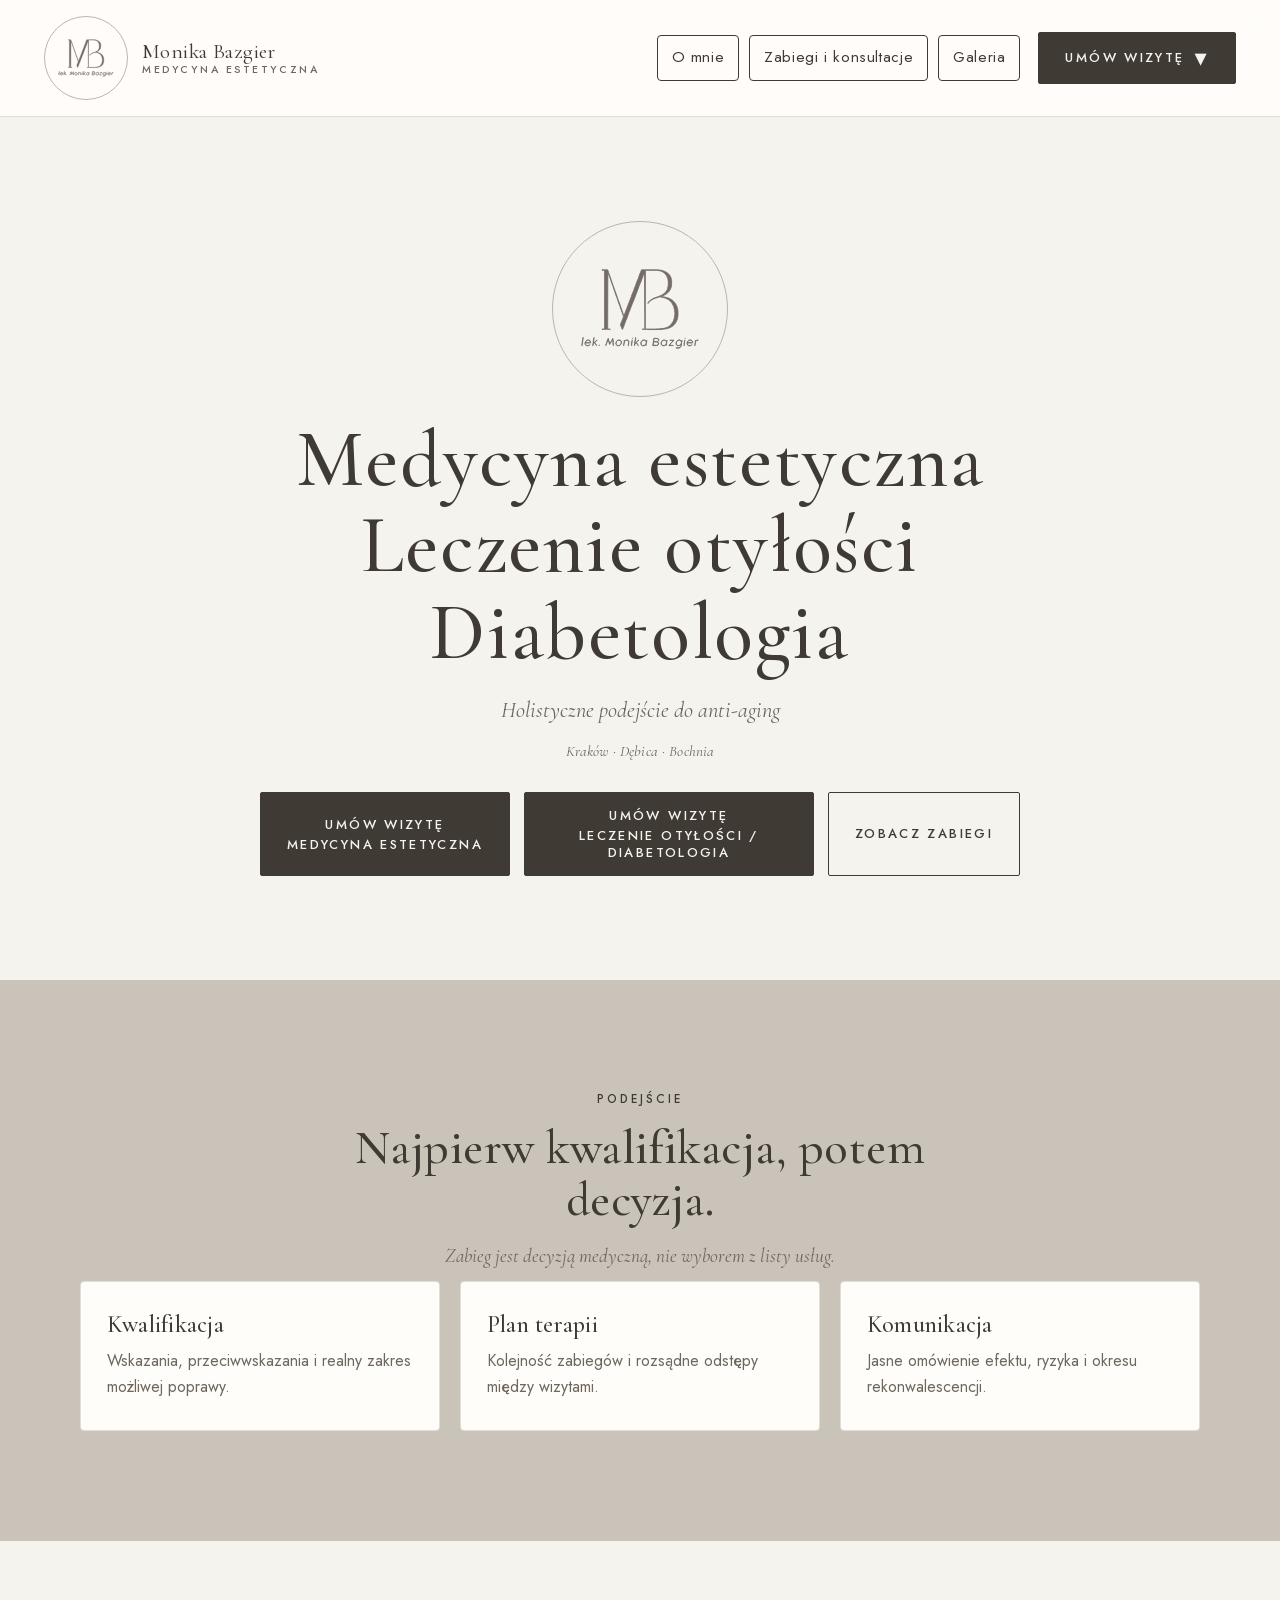
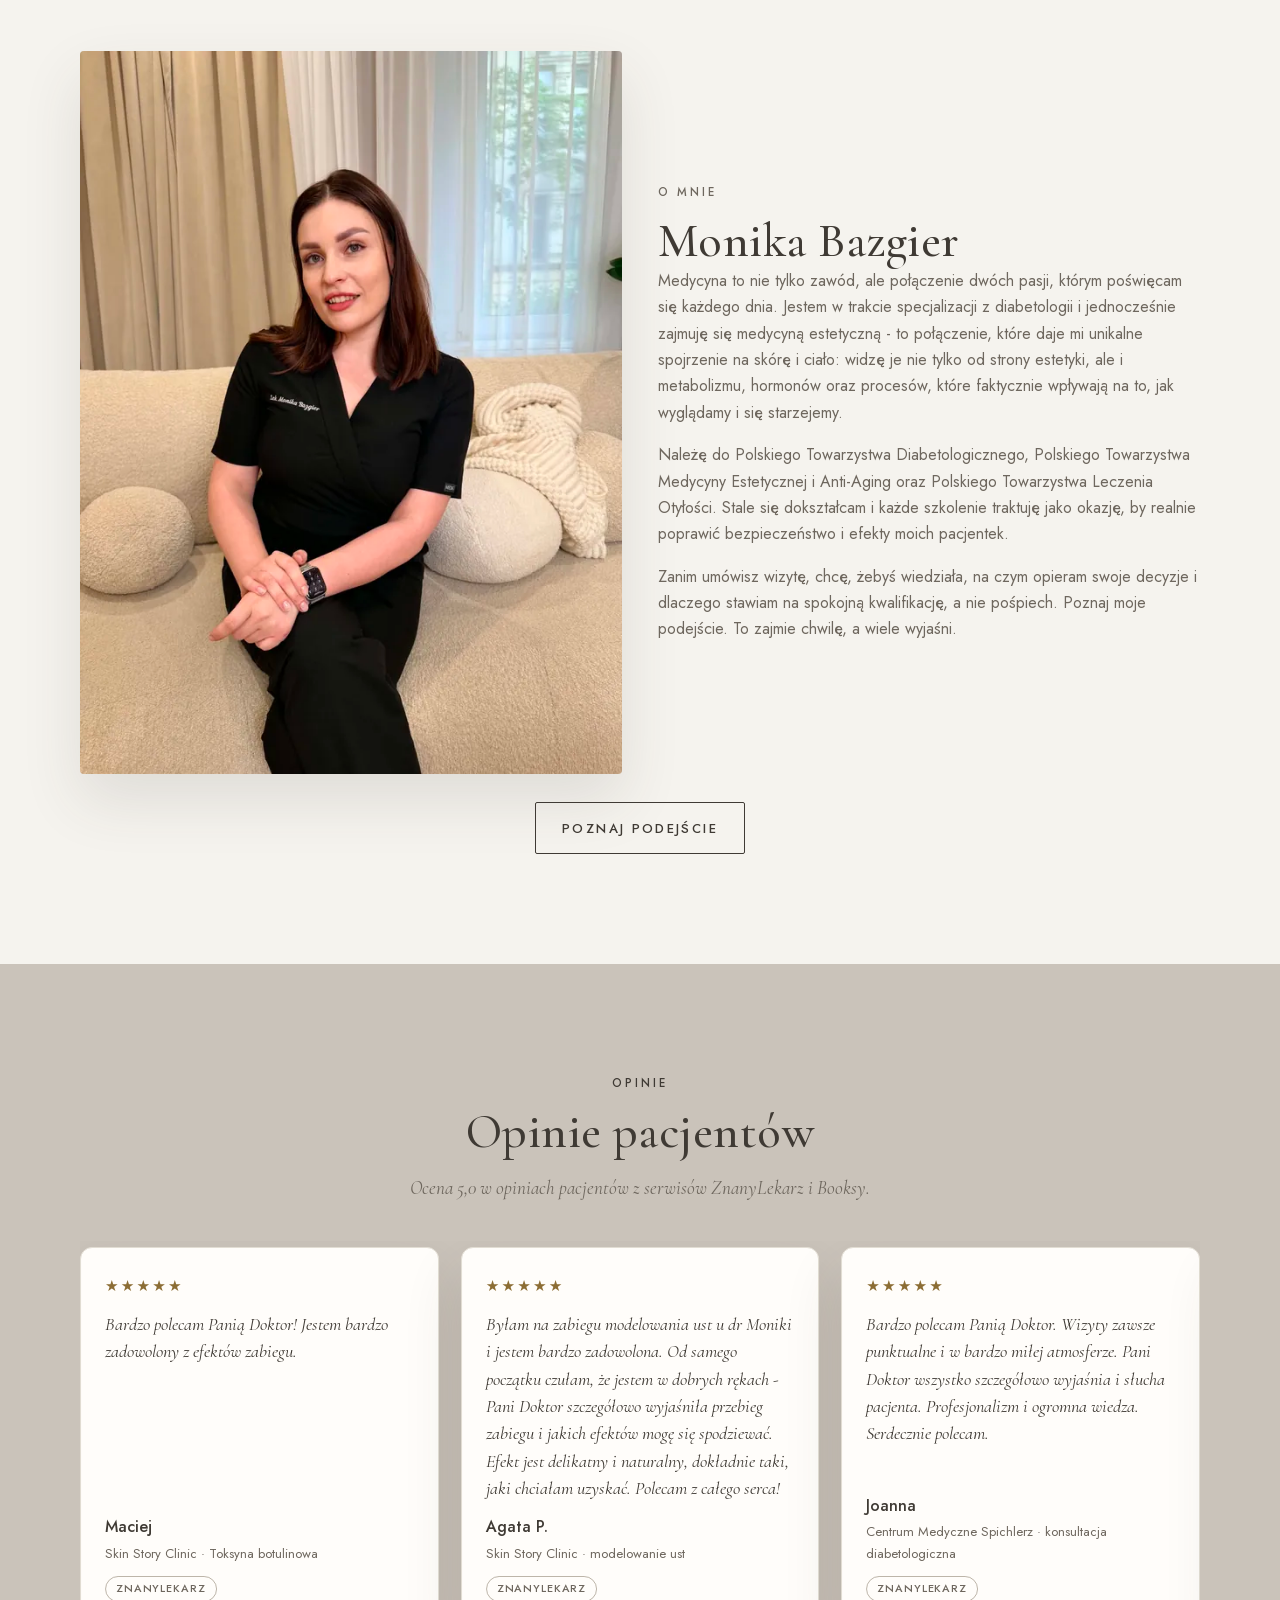
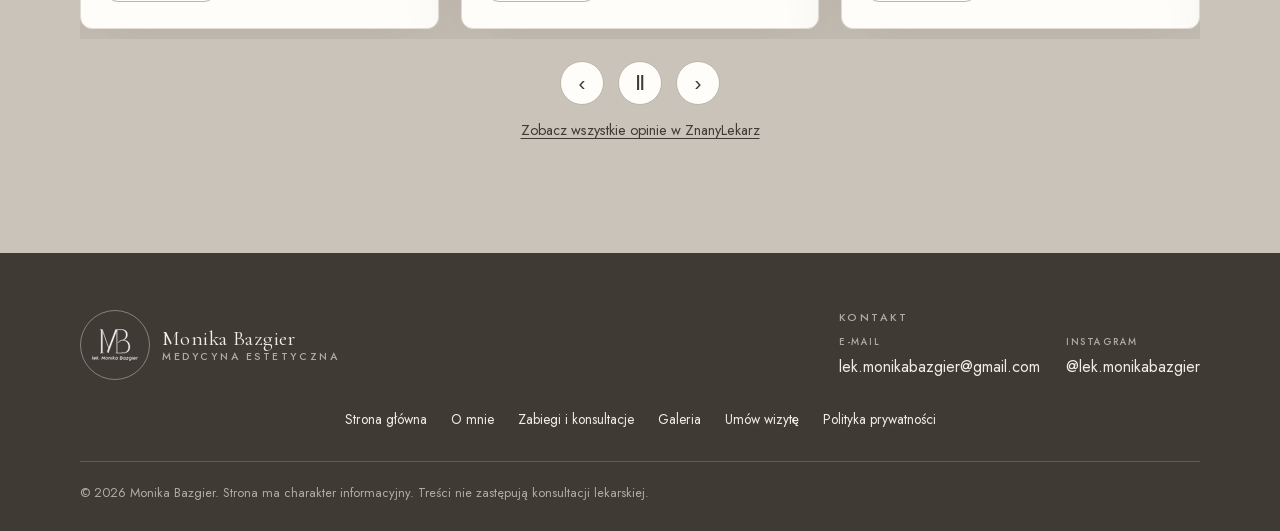
<file: pages/index.html>
<!doctype html>
<html lang="pl">
  <head>
    <meta charset="utf-8" />
    <meta name="viewport" content="width=device-width, initial-scale=1" />
    <title>Medycyna estetyczna Kraków - lek. Monika Bazgier</title>
    <meta
      name="description"
      content="lek. Monika Bazgier - medycyna estetyczna w Krakowie oraz w Dębicy i Bochni. Kwalifikacja lekarska, naturalny efekt, bezpieczne zabiegi. Umów wizytę."
    />
    <meta name="robots" content="index,follow" />
    <meta name="theme-color" content="#f5f3ee" />
    <link rel="icon" type="image/svg+xml" href="/assets/icons/favicon.svg" />
    <link rel="canonical" href="https://drmonikabazgier.pl/" />
    <meta property="og:type" content="website" />
    <meta property="og:url" content="https://drmonikabazgier.pl/" />
    <meta
      property="og:title"
      content="Medycyna estetyczna Kraków - lek. Monika Bazgier"
    />
    <meta
      property="og:site_name"
      content="Monika Bazgier - medycyna estetyczna"
    />
    <meta property="og:locale" content="pl_PL" />
    <meta
      property="og:description"
      content="lek. Monika Bazgier - medycyna estetyczna w Krakowie oraz w Dębicy i Bochni. Kwalifikacja lekarska, naturalny efekt, bezpieczne zabiegi. Umów wizytę."
    />
    <meta
      property="og:image"
      content="https://drmonikabazgier.pl/assets/images/og/og-image.jpg"
    />
    <meta
      property="og:image:alt"
      content="lek. Monika Bazgier - medycyna estetyczna: Kraków, Dębica, Bochnia"
    />
    <meta property="og:image:width" content="1200" />
    <meta property="og:image:height" content="630" />
    <meta name="twitter:card" content="summary_large_image" />
    <meta
      name="twitter:title"
      content="Medycyna estetyczna Kraków - lek. Monika Bazgier"
    />
    <meta
      name="twitter:description"
      content="lek. Monika Bazgier - medycyna estetyczna w Krakowie oraz w Dębicy i Bochni. Kwalifikacja lekarska, naturalny efekt, bezpieczne zabiegi. Umów wizytę."
    />
    <meta
      name="twitter:image"
      content="https://drmonikabazgier.pl/assets/images/og/og-image.jpg"
    />
    <link rel="stylesheet" href="/assets/css/fonts.css?v=2026-10-12-1" />
    <link rel="stylesheet" href="/assets/css/main.css?v=2026-10-12-1" />

    <script type="speculationrules">
      {
        "prerender": [
          {
            "source": "document",
            "where": { "href_matches": "/*" },
            "eagerness": "moderate"
          }
        ]
      }
    </script>

    <script type="application/ld+json">
      {
        "@context": "https://schema.org",
        "@graph": [
          {
            "@type": "WebSite",
            "@id": "https://drmonikabazgier.pl/#website",
            "name": "Monika Bazgier - medycyna estetyczna",
            "url": "https://drmonikabazgier.pl/",
            "inLanguage": "pl-PL"
          },
          {
            "@type": "Physician",
            "@id": "https://drmonikabazgier.pl/#physician",
            "name": "Monika Bazgier",
            "description": "Lekarz medycyny estetycznej w Krakowie - indywidualne podejście, kwalifikacja i naturalny efekt.",
            "url": "https://drmonikabazgier.pl/",
            "image": "https://drmonikabazgier.pl/assets/images/about/about-photo.jpg",
            "knowsAbout": [
              "Medycyna estetyczna",
              "Toksyna botulinowa",
              "Stymulatory tkankowe",
              "Wypełniacze i wolumetria",
              "Zabiegi na usta",
              "Zabiegi autologiczne"
            ],
            "areaServed": [
              { "@type": "City", "name": "Kraków" },
              { "@type": "City", "name": "Dębica" },
              { "@type": "City", "name": "Bochnia" }
            ],
            "sameAs": [
              "https://www.znanylekarz.pl/monika-bazgier/diabetolog-lekarze-wykonujacy-zabiegi-medycyny-estetycznej/krakow",
              "https://www.instagram.com/lek.monikabazgier/"
            ]
          }
        ]
      }
    </script>
  </head>
  <body>
    <a class="skip-link" href="#main">Przejdź do treści</a>

    <noscript>
      <nav class="fallback-nav" aria-label="Nawigacja zapasowa">
        <a href="/">Strona główna</a>
        <a href="/o-mnie">O mnie</a>
        <a href="/zabiegi">Zabiegi i konsultacje</a>
        <a href="/galeria">Galeria</a>
        <a href="/umow-wizyte/medycyna-estetyczna">Umów wizytę</a>
      </nav>
    </noscript>

    <header class="site-header" data-header>
      <a class="brand" href="/" aria-label="Monika Bazgier - strona główna">
        <span class="brand__mark" aria-hidden="true"
          ><img
            class="brand__mark-img"
            src="/assets/logos/brand-logo-dark.svg"
            alt=""
            width="759"
            height="513"
            decoding="async"
        /></span>
        <span class="brand__lockup">
          <span class="brand__name">Monika Bazgier</span>
          <span class="brand__meta">Medycyna estetyczna</span>
        </span>
      </a>

      <button
        class="nav-toggle"
        type="button"
        aria-label="Otwórz menu"
        aria-expanded="false"
        aria-controls="site-nav"
        data-menu-button
      >
        <span aria-hidden="true"></span>
        <span aria-hidden="true"></span>
        <span aria-hidden="true"></span>
      </button>

      <nav
        class="site-nav"
        id="site-nav"
        aria-label="Nawigacja główna"
        data-nav
      >
        <a href="/o-mnie" data-navlink>O mnie</a>
        <a href="/zabiegi" data-navlink>Zabiegi i konsultacje</a>
        <a href="/galeria" data-navlink>Galeria</a>
        <details class="nav__booking" data-booking>
          <summary class="btn btn--solid nav__cta nav__cta-toggle">
            Umów wizytę
          </summary>
          <div class="nav__booking-menu">
            <a
              href="/umow-wizyte/medycyna-estetyczna"
              data-navlink
              aria-label="Umów wizytę - medycyna estetyczna"
              >Medycyna estetyczna</a
            >
            <a
              href="/umow-wizyte/diabetologia"
              data-navlink
              aria-label="Umów wizytę - Leczenie Otyłości / Diabetologia"
              >Leczenie Otyłości / Diabetologia</a
            >
          </div>
        </details>
      </nav>
    </header>

    <main id="main">
      <section class="hero" aria-labelledby="hero-title">
        <div class="hero__inner">
          <div class="hero__mark" aria-hidden="true">
            <img
              class="brand__mark-img"
              src="/assets/logos/brand-logo-dark.svg"
              alt=""
              width="759"
              height="513"
              decoding="async"
            />
          </div>
          <h1 id="hero-title">
            Medycyna estetyczna<br />
            Leczenie otyłości<br />
            Diabetologia
          </h1>
          <p class="hero__tagline">Holistyczne podejście do anti-aging</p>
          <p class="hero__locations">Kraków · Dębica · Bochnia</p>
          <div class="hero__actions">
            <a
              class="btn btn--solid btn--stacked"
              href="/umow-wizyte/medycyna-estetyczna"
            >
              <span>Umów wizytę</span>
              <span>Medycyna Estetyczna</span>
            </a>
            <a
              class="btn btn--solid btn--stacked"
              href="/umow-wizyte/diabetologia"
            >
              <span>Umów wizytę</span>
              <span>Leczenie Otyłości / Diabetologia</span>
            </a>
            <a class="btn btn--outline" href="/zabiegi">Zobacz zabiegi</a>
          </div>
        </div>
      </section>

      <section class="band band--greige" aria-labelledby="trust-title">
        <div class="container">
          <div class="section-head">
            <p class="kicker">Podejście</p>
            <h2 id="trust-title">Najpierw kwalifikacja, potem decyzja.</h2>
            <p class="lead">
              Zabieg jest decyzją medyczną, nie wyborem z listy usług.
            </p>
          </div>
          <div class="card-grid">
            <article class="card">
              <h3>Kwalifikacja</h3>
              <p>
                Wskazania, przeciwwskazania i realny zakres możliwej poprawy.
              </p>
            </article>
            <article class="card">
              <h3>Plan terapii</h3>
              <p>Kolejność zabiegów i rozsądne odstępy między wizytami.</p>
            </article>
            <article class="card">
              <h3>Komunikacja</h3>
              <p>Jasne omówienie efektu, ryzyka i okresu rekonwalescencji.</p>
            </article>
          </div>
        </div>
      </section>

      <section class="band" aria-labelledby="about-title">
        <div class="container split">
          <div class="split__media">
            <picture>
              <source
                type="image/webp"
                srcset="
                  /assets/images/about/about-photo-420.webp   420w,
                  /assets/images/about/about-photo-620.webp   620w,
                  /assets/images/about/about-photo-840.webp   840w,
                  /assets/images/about/about-photo-1100.webp 1100w
                "
                sizes="(min-width: 1160px) 545px, (min-width: 720px) 46vw, 88vw"
              />
              <img
                src="/assets/images/about/about-photo.jpg"
                alt="Monika Bazgier - lekarz medycyny estetycznej"
                width="1536"
                height="2048"
                loading="lazy"
                decoding="async"
              />
            </picture>
          </div>
          <div class="split__body">
            <p class="kicker">O mnie</p>
            <h2 id="about-title">Monika Bazgier</h2>
            <p>
              Medycyna to nie tylko zawód, ale połączenie dwóch pasji, którym
              poświęcam się każdego dnia. Jestem w trakcie specjalizacji z
              diabetologii i jednocześnie zajmuję się medycyną estetyczną - to
              połączenie, które daje mi unikalne spojrzenie na skórę i ciało:
              widzę je nie tylko od strony estetyki, ale i metabolizmu, hormonów
              oraz procesów, które faktycznie wpływają na to, jak wyglądamy i
              się starzejemy.
            </p>
            <p>
              Należę do Polskiego Towarzystwa Diabetologicznego, Polskiego
              Towarzystwa Medycyny Estetycznej i Anti-Aging oraz Polskiego
              Towarzystwa Leczenia Otyłości. Stale się dokształcam i każde
              szkolenie traktuję jako okazję, by realnie poprawić bezpieczeństwo
              i efekty moich pacjentek.
            </p>
            <p>
              Zanim umówisz wizytę, chcę, żebyś wiedziała, na czym opieram swoje
              decyzje i dlaczego stawiam na spokojną kwalifikację, a nie
              pośpiech. Poznaj moje podejście. To zajmie chwilę, a wiele
              wyjaśni.
            </p>
          </div>
        </div>

        <div class="container hero__actions">
          <a class="btn btn--outline" href="/o-mnie">Poznaj podejście</a>
        </div>
      </section>

      <section class="band band--greige" aria-labelledby="opinie-title">
        <div class="container">
          <div class="section-head">
            <p class="kicker">Opinie</p>
            <h2 id="opinie-title">Opinie pacjentów</h2>
            <p class="lead">
              Ocena 5,0 w opiniach pacjentów z serwisów ZnanyLekarz i Booksy.
            </p>
          </div>

          <div class="reviews-carousel">
            <div
              class="splide"
              id="opinie-splide"
              aria-label="Opinie pacjentów z serwisów ZnanyLekarz i Booksy"
            >
              <div class="splide__track">
                <ul class="splide__list">
                  <li class="splide__slide">
                    <figure class="reviews-carousel__card">
                      <div
                        class="reviews-carousel__stars"
                        role="img"
                        aria-label="5 na 5 gwiazdek"
                      >
                        ★★★★★
                      </div>
                      <blockquote class="reviews-carousel__quote">
                        Bardzo polecam Panią Doktor! Jestem bardzo zadowolony z
                        efektów zabiegu.
                      </blockquote>
                      <figcaption class="reviews-carousel__meta">
                        <span class="reviews-carousel__author">Maciej</span>
                        <span class="reviews-carousel__detail"
                          >Skin Story Clinic · Toksyna botulinowa</span
                        >
                        <span class="reviews-carousel__source-tag"
                          >ZnanyLekarz</span
                        >
                      </figcaption>
                    </figure>
                  </li>

                  <li class="splide__slide">
                    <figure class="reviews-carousel__card">
                      <div
                        class="reviews-carousel__stars"
                        role="img"
                        aria-label="5 na 5 gwiazdek"
                      >
                        ★★★★★
                      </div>
                      <blockquote class="reviews-carousel__quote">
                        Byłam na zabiegu modelowania ust u dr Moniki i jestem
                        bardzo zadowolona. Od samego początku czułam, że jestem
                        w dobrych rękach - Pani Doktor szczegółowo wyjaśniła
                        przebieg zabiegu i jakich efektów mogę się spodziewać.
                        Efekt jest delikatny i naturalny, dokładnie taki, jaki
                        chciałam uzyskać. Polecam z całego serca!
                      </blockquote>
                      <figcaption class="reviews-carousel__meta">
                        <span class="reviews-carousel__author">Agata P.</span>
                        <span class="reviews-carousel__detail"
                          >Skin Story Clinic · modelowanie ust</span
                        >
                        <span class="reviews-carousel__source-tag"
                          >ZnanyLekarz</span
                        >
                      </figcaption>
                    </figure>
                  </li>

                  <li class="splide__slide">
                    <figure class="reviews-carousel__card">
                      <div
                        class="reviews-carousel__stars"
                        role="img"
                        aria-label="5 na 5 gwiazdek"
                      >
                        ★★★★★
                      </div>
                      <blockquote class="reviews-carousel__quote">
                        Bardzo polecam Panią Doktor. Wizyty zawsze punktualne i
                        w bardzo miłej atmosferze. Pani Doktor wszystko
                        szczegółowo wyjaśnia i słucha pacjenta. Profesjonalizm i
                        ogromna wiedza. Serdecznie polecam.
                      </blockquote>
                      <figcaption class="reviews-carousel__meta">
                        <span class="reviews-carousel__author">Joanna</span>
                        <span class="reviews-carousel__detail"
                          >Centrum Medyczne Spichlerz · konsultacja
                          diabetologiczna</span
                        >
                        <span class="reviews-carousel__source-tag"
                          >ZnanyLekarz</span
                        >
                      </figcaption>
                    </figure>
                  </li>

                  <li class="splide__slide">
                    <figure class="reviews-carousel__card">
                      <div
                        class="reviews-carousel__stars"
                        role="img"
                        aria-label="5 na 5 gwiazdek"
                      >
                        ★★★★★
                      </div>
                      <blockquote class="reviews-carousel__quote">
                        Pani Doktor ma fantastyczne podejście do pacjenta,
                        wszystko dokładnie tłumaczy i słucha. Serdecznie
                        polecam.
                      </blockquote>
                      <figcaption class="reviews-carousel__meta">
                        <span class="reviews-carousel__author">Julia</span>
                        <span class="reviews-carousel__detail"
                          >Genesis Clinic · konsultacja diabetologiczna</span
                        >
                        <span class="reviews-carousel__source-tag"
                          >ZnanyLekarz</span
                        >
                      </figcaption>
                    </figure>
                  </li>

                  <li class="splide__slide">
                    <figure class="reviews-carousel__card">
                      <div
                        class="reviews-carousel__stars"
                        role="img"
                        aria-label="5 na 5 gwiazdek"
                      >
                        ★★★★★
                      </div>
                      <blockquote class="reviews-carousel__quote">
                        Byłam u Pani Doktor na pierwszej wizycie i jestem bardzo
                        zadowolona. To niezwykle profesjonalna, a przy tym
                        ciepła i bardzo miła osoba. Serdecznie polecam!
                      </blockquote>
                      <figcaption class="reviews-carousel__meta">
                        <span class="reviews-carousel__author">Zuzanna</span>
                        <span class="reviews-carousel__detail"
                          >Centrum Medyczne Spichlerz · pierwsza wizyta</span
                        >
                        <span class="reviews-carousel__source-tag"
                          >ZnanyLekarz</span
                        >
                      </figcaption>
                    </figure>
                  </li>

                  <li class="splide__slide">
                    <figure class="reviews-carousel__card">
                      <div
                        class="reviews-carousel__stars"
                        role="img"
                        aria-label="5 na 5 gwiazdek"
                      >
                        ★★★★★
                      </div>
                      <blockquote class="reviews-carousel__quote">
                        Bardzo polecam Panią Doktor. Wizyta w bardzo miłej
                        atmosferze, dokładne wyjaśnienia, konkretny plan działań
                        i dobre słowo, że wyleczymy moje dolegliwości.
                      </blockquote>
                      <figcaption class="reviews-carousel__meta">
                        <span class="reviews-carousel__author">Piotr</span>
                        <span class="reviews-carousel__detail"
                          >enel-med Galeria Kazimierz · konsultacja
                          diabetologiczna</span
                        >
                        <span class="reviews-carousel__source-tag"
                          >ZnanyLekarz</span
                        >
                      </figcaption>
                    </figure>
                  </li>

                  <li class="splide__slide">
                    <figure class="reviews-carousel__card">
                      <div
                        class="reviews-carousel__stars"
                        role="img"
                        aria-label="5 na 5 gwiazdek"
                      >
                        ★★★★★
                      </div>
                      <blockquote class="reviews-carousel__quote">
                        Bardzo pozytywne nastawienie do pacjenta, szczegółowy
                        wywiad, fachowość.
                      </blockquote>
                      <figcaption class="reviews-carousel__meta">
                        <span class="reviews-carousel__author">Marek</span>
                        <span class="reviews-carousel__detail"
                          >Centrum Medyczne GLIVCLINIC · konsultacja
                          diabetologiczna</span
                        >
                        <span class="reviews-carousel__source-tag"
                          >ZnanyLekarz</span
                        >
                      </figcaption>
                    </figure>
                  </li>

                  <li class="splide__slide">
                    <figure class="reviews-carousel__card">
                      <div
                        class="reviews-carousel__stars"
                        role="img"
                        aria-label="5 na 5 gwiazdek"
                      >
                        ★★★★★
                      </div>
                      <blockquote class="reviews-carousel__quote">
                        Bardzo sympatyczna Pani Doktor, stosuje skuteczne metody
                        leczenia, udziela odpowiedzi na każde zadane pytanie i
                        prowadzi rozmowę w miłej atmosferze gabinetu.
                      </blockquote>
                      <figcaption class="reviews-carousel__meta">
                        <span class="reviews-carousel__author">B.W.</span>
                        <span class="reviews-carousel__detail"
                          >Centrum Medyczne Spichlerz · leczenie otyłości</span
                        >
                        <span class="reviews-carousel__source-tag"
                          >ZnanyLekarz</span
                        >
                      </figcaption>
                    </figure>
                  </li>
                </ul>
              </div>
            </div>

            <div class="reviews-carousel__controls">
              <button
                type="button"
                class="reviews-carousel__btn"
                data-reviews-prev
                aria-label="Poprzednia opinia"
              >
                ‹
              </button>
              <button
                type="button"
                class="reviews-carousel__btn"
                data-reviews-toggle
                aria-pressed="false"
                aria-label="Wstrzymaj automatyczne przewijanie opinii"
              >
                <span data-reviews-toggle-icon aria-hidden="true">Ⅱ</span>
              </button>
              <button
                type="button"
                class="reviews-carousel__btn"
                data-reviews-next
                aria-label="Następna opinia"
              >
                ›
              </button>
            </div>

            <p class="reviews-carousel__source">
              <a
                href="https://www.znanylekarz.pl/monika-bazgier/diabetolog-lekarze-wykonujacy-zabiegi-medycyny-estetycznej/krakow#profile-reviews"
                target="_blank"
                rel="noopener"
                >Zobacz wszystkie opinie w ZnanyLekarz</a
              >
            </p>
          </div>
        </div>
      </section>
    </main>

    <footer class="site-footer">
      <div class="site-footer__inner">
        <div class="site-footer__brand">
          <span class="brand__mark brand__mark--sm" aria-hidden="true"
            ><img
              class="brand__mark-img"
              src="/assets/logos/brand-logo-light.svg"
              alt=""
              width="759"
              height="513"
              decoding="async"
          /></span>
          <span class="brand__lockup">
            <span class="brand__name">Monika Bazgier</span>
            <span class="brand__meta">Medycyna estetyczna</span>
          </span>
        </div>

        <div class="site-footer__contact-group">
          <p class="site-footer__contact-title">Kontakt</p>
          <div class="site-footer__contact">
            <div class="site-footer__contact-item">
              <span class="site-footer__contact-label">E-mail</span>
              <a href="mailto:lek.monikabazgier@gmail.com"
                >lek.monikabazgier@gmail.com</a
              >
            </div>
            <div class="site-footer__contact-item">
              <span class="site-footer__contact-label">Instagram</span>
              <a
                href="https://www.instagram.com/lek.monikabazgier/"
                rel="noopener"
                target="_blank"
                >@lek.monikabazgier
              </a>
            </div>
          </div>
        </div>
      </div>

      <nav class="site-footer__nav" aria-label="Nawigacja w stopce">
        <a href="/">Strona główna</a>
        <a href="/o-mnie">O mnie</a>
        <a href="/zabiegi">Zabiegi i konsultacje</a>
        <a href="/galeria">Galeria</a>
        <a href="/umow-wizyte/medycyna-estetyczna">Umów wizytę</a>
        <a href="/polityka-prywatnosci">Polityka prywatności</a>
      </nav>

      <p class="site-footer__copy">
        &copy; <span data-current-year>2026</span> Monika Bazgier. Strona ma
        charakter informacyjny. Treści nie zastępują konsultacji lekarskiej.
      </p>
    </footer>

    <script src="/assets/js/vendor/splide-4.1.4.min.js" defer></script>
    <script src="/assets/js/app.js?v=2026-10-12-1" defer></script>
  </body>
</html>
</file>
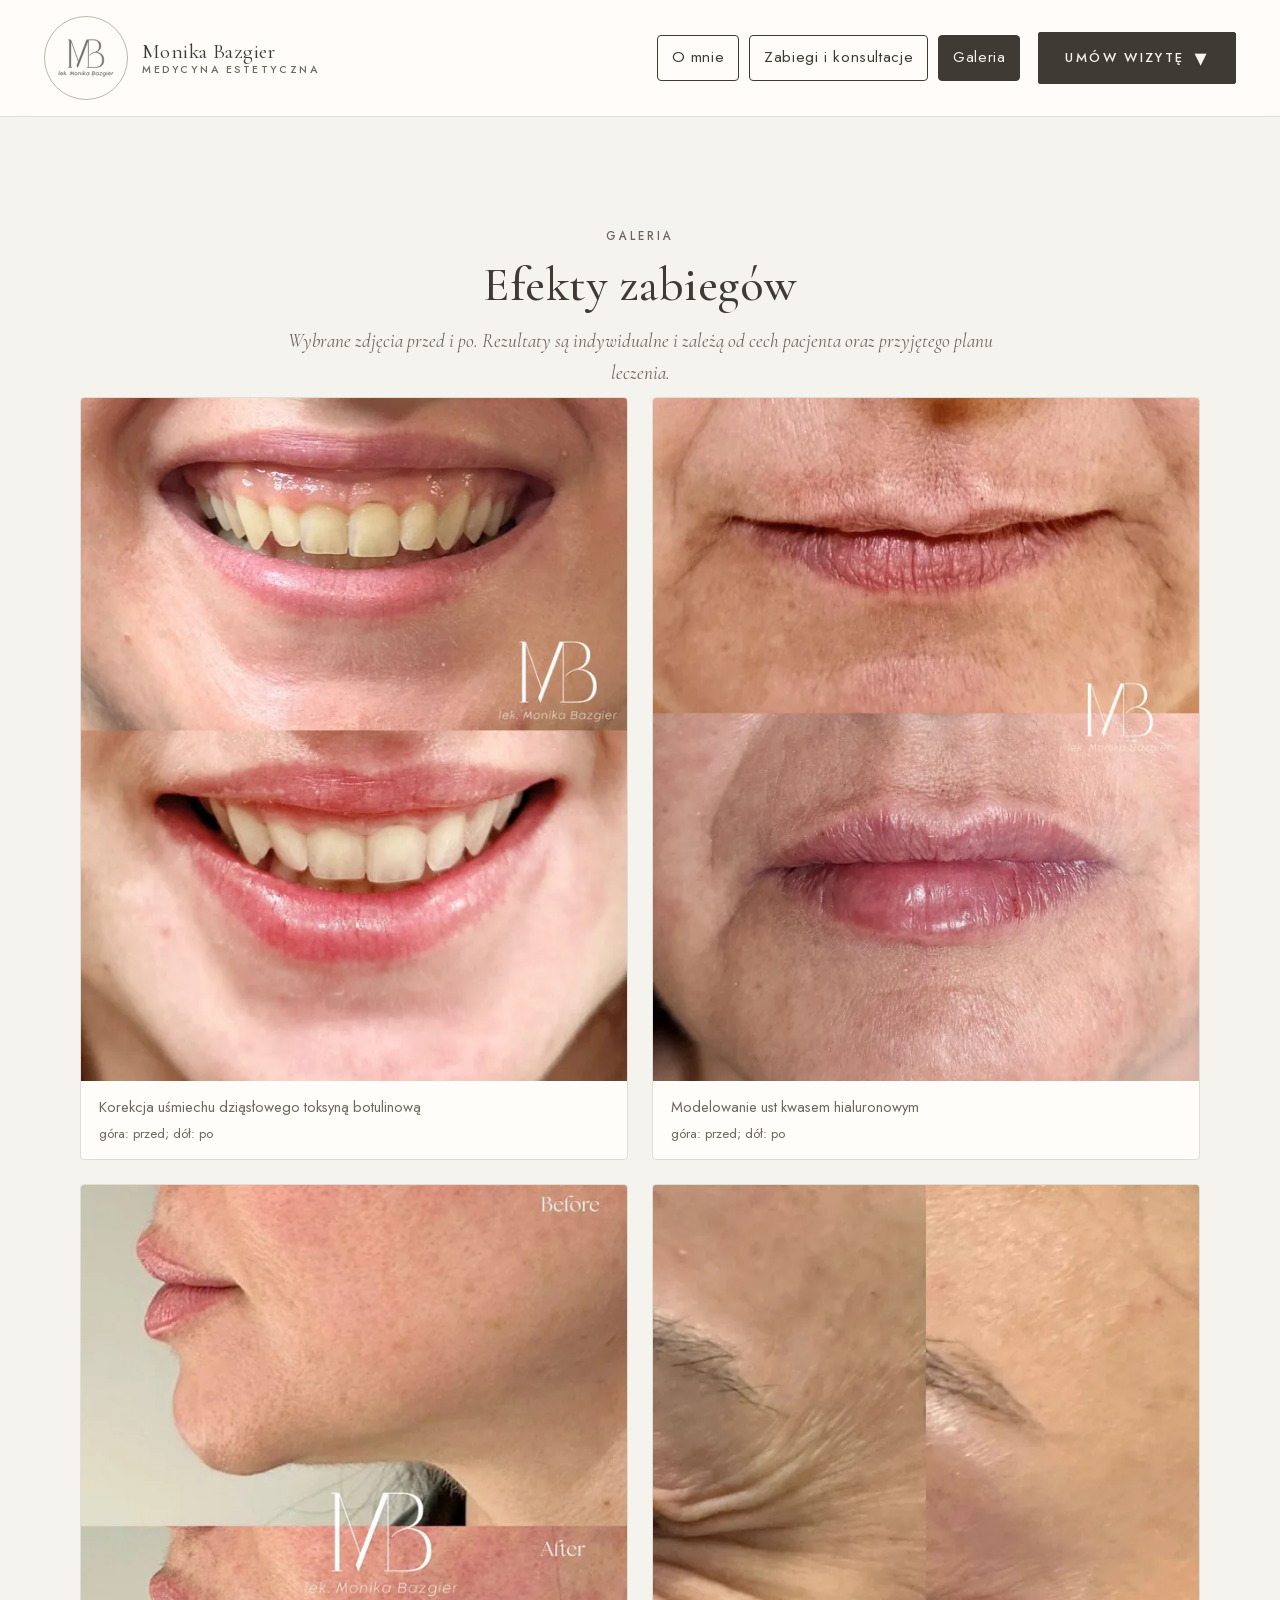
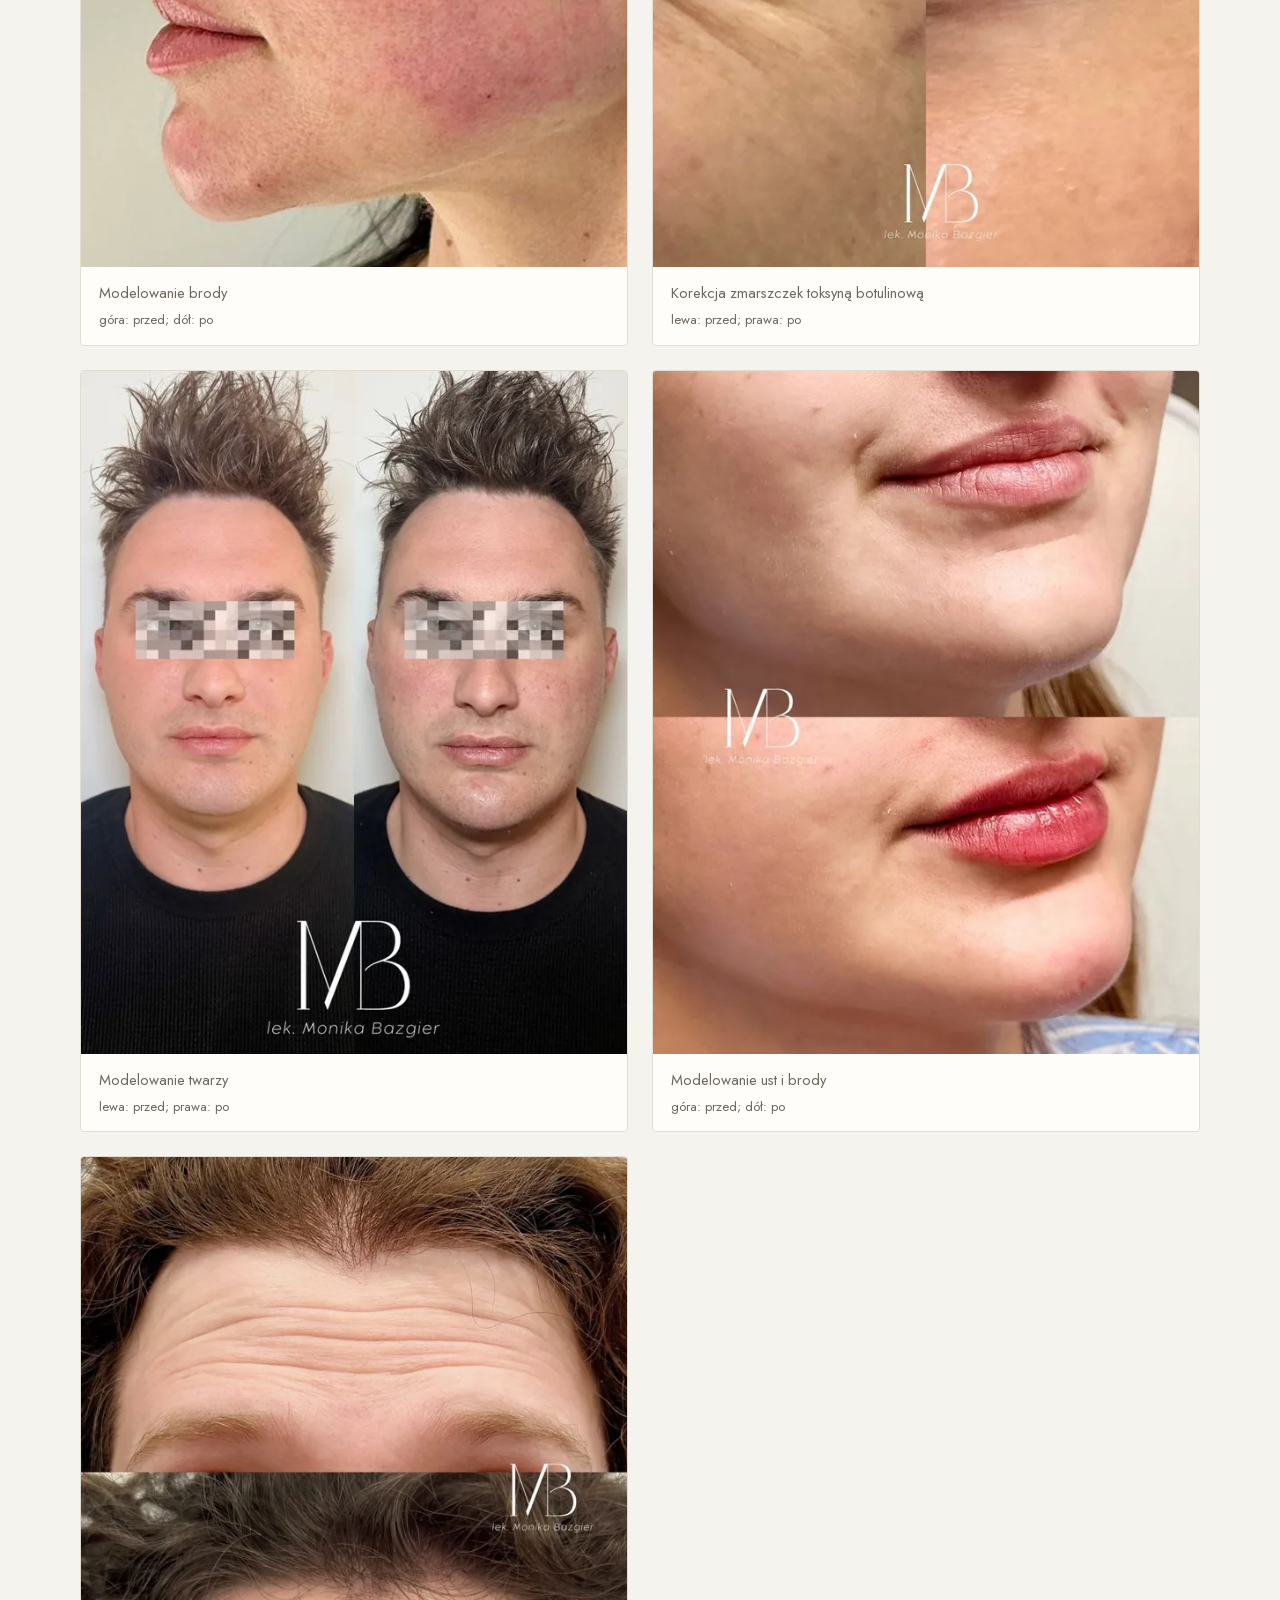
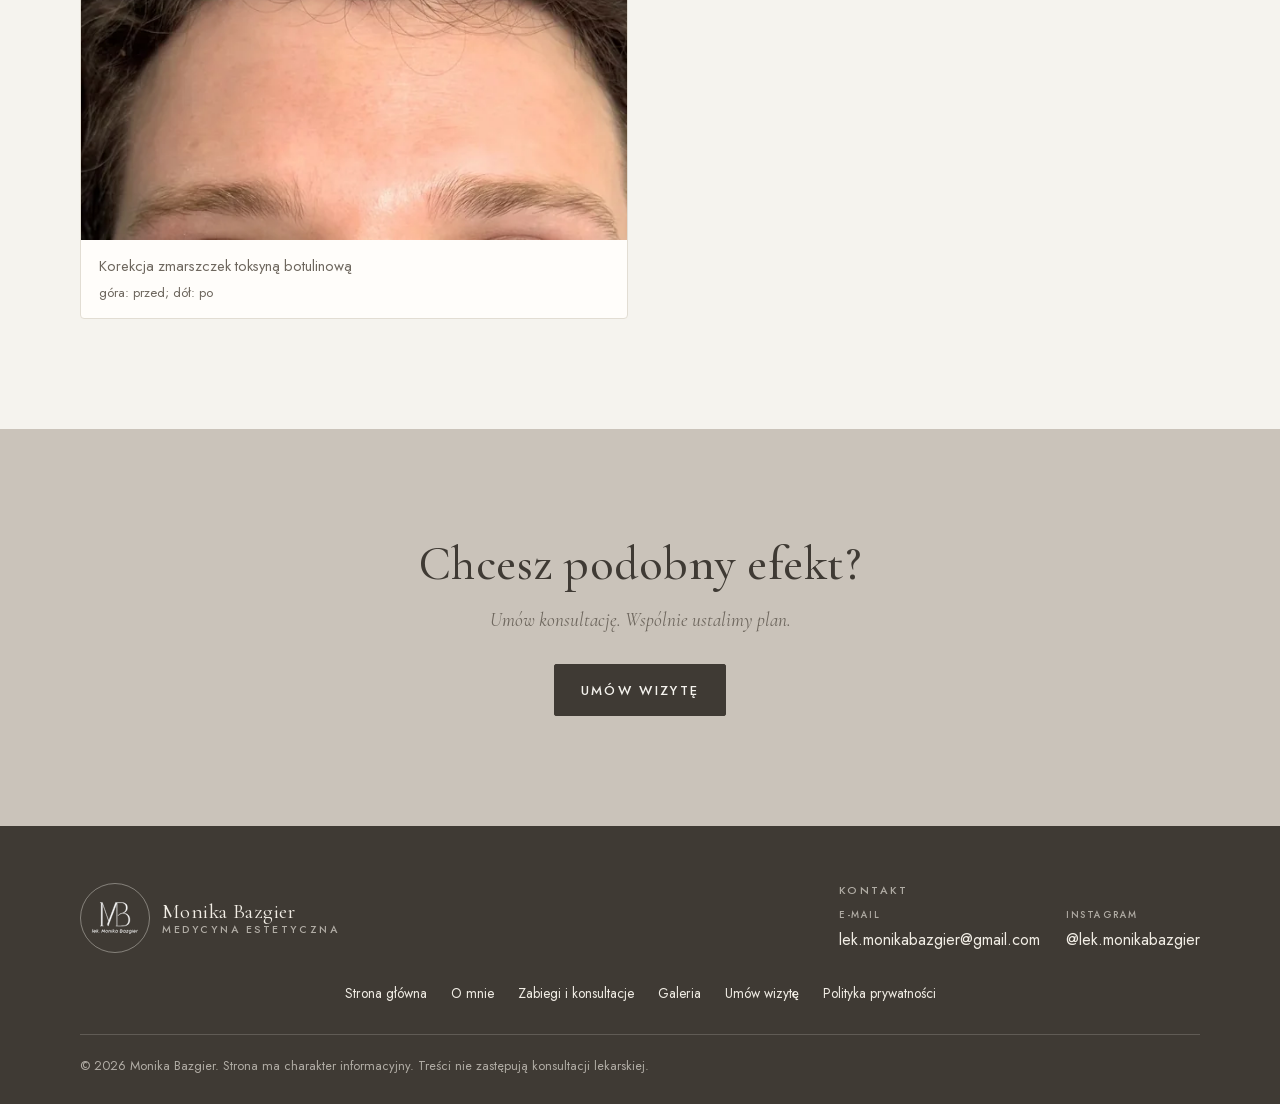
<file: pages/galeria.html>
<!doctype html>
<html lang="pl">
  <head>
    <meta charset="utf-8" />
    <meta name="viewport" content="width=device-width, initial-scale=1" />
    <title>Galeria efektów - medycyna estetyczna Kraków | Monika Bazgier</title>
    <meta
      name="description"
      content="Galeria efektów zabiegów medycyny estetycznej w Krakowie - zdjęcia przed i po u lek. Moniki Bazgier. Rezultaty są indywidualne."
    />
    <meta name="robots" content="index,follow" />
    <meta name="theme-color" content="#f5f3ee" />
    <link rel="icon" type="image/svg+xml" href="/assets/icons/favicon.svg" />
    <link rel="canonical" href="https://drmonikabazgier.pl/galeria" />
    <meta property="og:type" content="website" />
    <meta property="og:url" content="https://drmonikabazgier.pl/galeria" />
    <meta
      property="og:title"
      content="Galeria efektów - medycyna estetyczna Kraków | Monika Bazgier"
    />
    <meta
      property="og:site_name"
      content="Monika Bazgier - medycyna estetyczna"
    />
    <meta property="og:locale" content="pl_PL" />
    <meta
      property="og:description"
      content="Galeria efektów zabiegów medycyny estetycznej w Krakowie - zdjęcia przed i po u lek. Moniki Bazgier. Rezultaty są indywidualne."
    />
    <meta
      property="og:image"
      content="https://drmonikabazgier.pl/assets/images/og/og-image.jpg"
    />
    <meta
      property="og:image:alt"
      content="lek. Monika Bazgier - medycyna estetyczna: Kraków, Dębica, Bochnia"
    />
    <meta property="og:image:width" content="1200" />
    <meta property="og:image:height" content="630" />
    <meta name="twitter:card" content="summary_large_image" />
    <meta
      name="twitter:title"
      content="Galeria efektów - medycyna estetyczna Kraków | Monika Bazgier"
    />
    <meta
      name="twitter:description"
      content="Galeria efektów zabiegów medycyny estetycznej w Krakowie - zdjęcia przed i po u lek. Moniki Bazgier. Rezultaty są indywidualne."
    />
    <meta
      name="twitter:image"
      content="https://drmonikabazgier.pl/assets/images/og/og-image.jpg"
    />
    <link rel="stylesheet" href="/assets/css/fonts.css?v=2026-10-12-1" />
    <link rel="stylesheet" href="/assets/css/main.css?v=2026-10-12-1" />
    <link
      rel="preload"
      as="image"
      href="/assets/images/gallery/gallery-01-620.webp"
      imagesrcset="
        /assets/images/gallery/gallery-01-420.webp   420w,
        /assets/images/gallery/gallery-01-620.webp   620w,
        /assets/images/gallery/gallery-01-900.webp   900w,
        /assets/images/gallery/gallery-01-1080.webp 1080w
      "
      imagesizes="(min-width: 1160px) 550px, (min-width: 720px) 45vw, 90vw"
      type="image/webp"
      fetchpriority="high"
    />

    <script type="speculationrules">
      {
        "prerender": [
          {
            "source": "document",
            "where": { "href_matches": "/*" },
            "eagerness": "moderate"
          }
        ]
      }
    </script>

    <script type="application/ld+json">
      {
        "@context": "https://schema.org",
        "@type": "Physician",
        "@id": "https://drmonikabazgier.pl/#physician",
        "name": "Monika Bazgier",
        "description": "Lekarz medycyny estetycznej - indywidualne podejście, kwalifikacja i naturalny efekt.",
        "url": "https://drmonikabazgier.pl/",
        "image": "https://drmonikabazgier.pl/assets/images/about/about-photo.jpg"
      }
    </script>
  </head>
  <body>
    <a class="skip-link" href="#main">Przejdź do treści</a>

    <noscript>
      <nav class="fallback-nav" aria-label="Nawigacja zapasowa">
        <a href="/">Strona główna</a>
        <a href="/o-mnie">O mnie</a>
        <a href="/zabiegi">Zabiegi i konsultacje</a>
        <a href="/galeria">Galeria</a>
        <a href="/umow-wizyte/medycyna-estetyczna">Umów wizytę</a>
      </nav>
    </noscript>

    <header class="site-header" data-header>
      <a class="brand" href="/" aria-label="Monika Bazgier - strona główna">
        <span class="brand__mark" aria-hidden="true"
          ><img
            class="brand__mark-img"
            src="/assets/logos/brand-logo-dark.svg"
            alt=""
            width="759"
            height="513"
            decoding="async"
        /></span>
        <span class="brand__lockup">
          <span class="brand__name">Monika Bazgier</span>
          <span class="brand__meta">Medycyna estetyczna</span>
        </span>
      </a>

      <button
        class="nav-toggle"
        type="button"
        aria-label="Otwórz menu"
        aria-expanded="false"
        aria-controls="site-nav"
        data-menu-button
      >
        <span aria-hidden="true"></span>
        <span aria-hidden="true"></span>
        <span aria-hidden="true"></span>
      </button>

      <nav
        class="site-nav"
        id="site-nav"
        aria-label="Nawigacja główna"
        data-nav
      >
        <a href="/o-mnie" data-navlink>O mnie</a>
        <a href="/zabiegi" data-navlink>Zabiegi i konsultacje</a>
        <a href="/galeria" data-navlink aria-current="page">Galeria</a>
        <details class="nav__booking" data-booking>
          <summary class="btn btn--solid nav__cta nav__cta-toggle">
            Umów wizytę
          </summary>
          <div class="nav__booking-menu">
            <a
              href="/umow-wizyte/medycyna-estetyczna"
              data-navlink
              aria-label="Umów wizytę - medycyna estetyczna"
              >Medycyna estetyczna</a
            >
            <a
              href="/umow-wizyte/diabetologia"
              data-navlink
              aria-label="Umów wizytę - Leczenie Otyłości / Diabetologia"
              >Leczenie Otyłości / Diabetologia</a
            >
          </div>
        </details>
      </nav>
    </header>

    <main id="main">
      <section class="band" aria-labelledby="galeria-title">
        <div class="container">
          <div class="section-head">
            <p class="kicker">Galeria</p>
            <h1 id="galeria-title">Efekty zabiegów</h1>
            <p class="lead">
              Wybrane zdjęcia przed i po. Rezultaty są indywidualne i zależą od
              cech pacjenta oraz przyjętego planu leczenia.
            </p>
          </div>

          <div class="gallery">
            <figure class="gallery__item">
              <button
                class="gallery__trigger"
                type="button"
                data-gallery-trigger
                data-full-src="/assets/images/gallery/gallery-01-full.webp"
                data-gallery-title="Korekcja uśmiechu dziąsłowego toksyną botulinową"
                data-gallery-note="góra: przed; dół: po"
                aria-label="Powiększ zdjęcie: Korekcja uśmiechu dziąsłowego toksyną botulinową"
              >
                <picture>
                  <source
                    type="image/webp"
                    srcset="
                      /assets/images/gallery/gallery-01-420.webp   420w,
                      /assets/images/gallery/gallery-01-620.webp   620w,
                      /assets/images/gallery/gallery-01-900.webp   900w,
                      /assets/images/gallery/gallery-01-1080.webp 1080w
                    "
                    sizes="(min-width: 1160px) 550px, (min-width: 720px) 45vw, 90vw"
                  />
                  <img
                    src="/assets/images/gallery/gallery-01.jpg"
                    alt="Korekcja uśmiechu dziąsłowego toksyną botulinową - efekt przed i po"
                    width="1080"
                    height="1350"
                    fetchpriority="high"
                    decoding="async"
                  />
                </picture>
              </button>
              <figcaption class="gallery__cap">
                Korekcja uśmiechu dziąsłowego toksyną botulinową
                <span class="gallery__note">góra: przed; dół: po</span>
              </figcaption>
            </figure>

            <figure class="gallery__item">
              <button
                class="gallery__trigger"
                type="button"
                data-gallery-trigger
                data-full-src="/assets/images/gallery/gallery-02-full.webp"
                data-gallery-title="Modelowanie ust kwasem hialuronowym"
                data-gallery-note="góra: przed; dół: po"
                aria-label="Powiększ zdjęcie: Modelowanie ust kwasem hialuronowym"
              >
                <picture>
                  <source
                    type="image/webp"
                    srcset="
                      /assets/images/gallery/gallery-02-420.webp   420w,
                      /assets/images/gallery/gallery-02-620.webp   620w,
                      /assets/images/gallery/gallery-02-900.webp   900w,
                      /assets/images/gallery/gallery-02-1080.webp 1080w
                    "
                    sizes="(min-width: 1160px) 550px, (min-width: 720px) 45vw, 90vw"
                  />
                  <img
                    src="/assets/images/gallery/gallery-02.jpg"
                    alt="Modelowanie ust kwasem hialuronowym - efekt przed i po"
                    width="1080"
                    height="1350"
                    loading="lazy"
                    decoding="async"
                  />
                </picture>
              </button>
              <figcaption class="gallery__cap">
                Modelowanie ust kwasem hialuronowym
                <span class="gallery__note">góra: przed; dół: po</span>
              </figcaption>
            </figure>

            <figure class="gallery__item">
              <button
                class="gallery__trigger"
                type="button"
                data-gallery-trigger
                data-full-src="/assets/images/gallery/gallery-03-full.webp"
                data-gallery-title="Modelowanie brody"
                data-gallery-note="góra: przed; dół: po"
                aria-label="Powiększ zdjęcie: Modelowanie brody"
              >
                <picture>
                  <source
                    type="image/webp"
                    srcset="
                      /assets/images/gallery/gallery-03-420.webp   420w,
                      /assets/images/gallery/gallery-03-620.webp   620w,
                      /assets/images/gallery/gallery-03-900.webp   900w,
                      /assets/images/gallery/gallery-03-1080.webp 1080w
                    "
                    sizes="(min-width: 1160px) 550px, (min-width: 720px) 45vw, 90vw"
                  />
                  <img
                    src="/assets/images/gallery/gallery-03.jpg"
                    alt="Modelowanie brody - efekt przed i po"
                    width="1080"
                    height="1350"
                    loading="lazy"
                    decoding="async"
                  />
                </picture>
              </button>
              <figcaption class="gallery__cap">
                Modelowanie brody
                <span class="gallery__note">góra: przed; dół: po</span>
              </figcaption>
            </figure>

            <figure class="gallery__item">
              <button
                class="gallery__trigger"
                type="button"
                data-gallery-trigger
                data-full-src="/assets/images/gallery/gallery-04-full.webp"
                data-gallery-title="Korekcja zmarszczek toksyną botulinową"
                data-gallery-note="lewa: przed; prawa: po"
                aria-label="Powiększ zdjęcie: Korekcja zmarszczek toksyną botulinową"
              >
                <picture>
                  <source
                    type="image/webp"
                    srcset="
                      /assets/images/gallery/gallery-04-420.webp   420w,
                      /assets/images/gallery/gallery-04-620.webp   620w,
                      /assets/images/gallery/gallery-04-900.webp   900w,
                      /assets/images/gallery/gallery-04-1080.webp 1080w
                    "
                    sizes="(min-width: 1160px) 550px, (min-width: 720px) 45vw, 90vw"
                  />
                  <img
                    src="/assets/images/gallery/gallery-04.jpg"
                    alt="Korekcja zmarszczek toksyną botulinową - efekt przed i po"
                    width="1638"
                    height="2048"
                    loading="lazy"
                    decoding="async"
                  />
                </picture>
              </button>
              <figcaption class="gallery__cap">
                Korekcja zmarszczek toksyną botulinową
                <span class="gallery__note">lewa: przed; prawa: po</span>
              </figcaption>
            </figure>

            <figure class="gallery__item">
              <button
                class="gallery__trigger"
                type="button"
                data-gallery-trigger
                data-full-src="/assets/images/gallery/gallery-05-full.webp"
                data-gallery-title="Modelowanie twarzy"
                data-gallery-note="lewa: przed; prawa: po"
                aria-label="Powiększ zdjęcie: Modelowanie twarzy"
              >
                <picture>
                  <source
                    type="image/webp"
                    srcset="
                      /assets/images/gallery/gallery-05-420.webp   420w,
                      /assets/images/gallery/gallery-05-620.webp   620w,
                      /assets/images/gallery/gallery-05-900.webp   900w,
                      /assets/images/gallery/gallery-05-1080.webp 1080w
                    "
                    sizes="(min-width: 1160px) 550px, (min-width: 720px) 45vw, 90vw"
                  />
                  <img
                    src="/assets/images/gallery/gallery-05.jpg"
                    alt="Modelowanie twarzy - efekt przed i po"
                    width="1080"
                    height="1350"
                    loading="lazy"
                    decoding="async"
                  />
                </picture>
              </button>
              <figcaption class="gallery__cap">
                Modelowanie twarzy
                <span class="gallery__note">lewa: przed; prawa: po</span>
              </figcaption>
            </figure>

            <figure class="gallery__item">
              <button
                class="gallery__trigger"
                type="button"
                data-gallery-trigger
                data-full-src="/assets/images/gallery/gallery-06-full.webp"
                data-gallery-title="Modelowanie ust i brody"
                data-gallery-note="góra: przed; dół: po"
                aria-label="Powiększ zdjęcie: Modelowanie ust i brody"
              >
                <picture>
                  <source
                    type="image/webp"
                    srcset="
                      /assets/images/gallery/gallery-06-420.webp   420w,
                      /assets/images/gallery/gallery-06-620.webp   620w,
                      /assets/images/gallery/gallery-06-900.webp   900w,
                      /assets/images/gallery/gallery-06-1080.webp 1080w
                    "
                    sizes="(min-width: 1160px) 550px, (min-width: 720px) 45vw, 90vw"
                  />
                  <img
                    src="/assets/images/gallery/gallery-06.jpg"
                    alt="Modelowanie ust i brody - efekt przed i po"
                    width="1080"
                    height="1350"
                    loading="lazy"
                    decoding="async"
                  />
                </picture>
              </button>
              <figcaption class="gallery__cap">
                Modelowanie ust i brody
                <span class="gallery__note">góra: przed; dół: po</span>
              </figcaption>
            </figure>

            <figure class="gallery__item">
              <button
                class="gallery__trigger"
                type="button"
                data-gallery-trigger
                data-full-src="/assets/images/gallery/gallery-07-full.webp"
                data-gallery-title="Korekcja zmarszczek toksyną botulinową"
                data-gallery-note="góra: przed; dół: po"
                aria-label="Powiększ zdjęcie: Korekcja zmarszczek toksyną botulinową"
              >
                <picture>
                  <source
                    type="image/webp"
                    srcset="
                      /assets/images/gallery/gallery-07-420.webp   420w,
                      /assets/images/gallery/gallery-07-620.webp   620w,
                      /assets/images/gallery/gallery-07-900.webp   900w,
                      /assets/images/gallery/gallery-07-1080.webp 1080w
                    "
                    sizes="(min-width: 1160px) 550px, (min-width: 720px) 45vw, 90vw"
                  />
                  <img
                    src="/assets/images/gallery/gallery-07.jpg"
                    alt="Korekcja zmarszczek toksyną botulinową - efekt przed i po"
                    width="1080"
                    height="1350"
                    loading="lazy"
                    decoding="async"
                  />
                </picture>
              </button>
              <figcaption class="gallery__cap">
                Korekcja zmarszczek toksyną botulinową
                <span class="gallery__note">góra: przed; dół: po</span>
              </figcaption>
            </figure>
          </div>
        </div>
      </section>

      <section class="band band--greige" aria-labelledby="galeria-cta">
        <div class="container section-head">
          <h2 id="galeria-cta">Chcesz podobny efekt?</h2>
          <p class="lead">Umów konsultację. Wspólnie ustalimy plan.</p>
          <div class="hero__actions">
            <a class="btn btn--solid" href="/umow-wizyte/medycyna-estetyczna">Umów wizytę</a>
          </div>
        </div>
      </section>

      <dialog class="media-modal" data-gallery-modal aria-label="Powiększone zdjęcie efektu zabiegu">
        <button
          type="button"
          class="media-modal__close"
          data-gallery-modal-close
          aria-label="Zamknij powiększone zdjęcie"
        >
          ×
        </button>

        <div class="media-modal__viewer">
          <button
            type="button"
            class="media-modal__nav media-modal__nav--prev"
            data-gallery-modal-prev
            aria-label="Poprzednie zdjęcie"
          >
            ‹
          </button>
          <img class="media-modal__img" data-gallery-modal-img alt="" decoding="async" />
          <button
            type="button"
            class="media-modal__nav media-modal__nav--next"
            data-gallery-modal-next
            aria-label="Następne zdjęcie"
          >
            ›
          </button>
        </div>

        <p class="media-modal__cap" data-gallery-modal-cap></p>

        <ul class="media-modal__thumbs" data-gallery-modal-thumbs aria-label="Wybierz zdjęcie"></ul>
      </dialog>
    </main>

    <footer class="site-footer">
      <div class="site-footer__inner">
        <div class="site-footer__brand">
          <span class="brand__mark brand__mark--sm" aria-hidden="true"
            ><img
              class="brand__mark-img"
              src="/assets/logos/brand-logo-light.svg"
              alt=""
              width="759"
              height="513"
              decoding="async"
          /></span>
          <span class="brand__lockup">
            <span class="brand__name">Monika Bazgier</span>
            <span class="brand__meta">Medycyna estetyczna</span>
          </span>
        </div>

        <div class="site-footer__contact-group">
          <p class="site-footer__contact-title">Kontakt</p>
          <div class="site-footer__contact">
            <div class="site-footer__contact-item">
              <span class="site-footer__contact-label">E-mail</span>
              <a href="mailto:lek.monikabazgier@gmail.com"
                >lek.monikabazgier@gmail.com</a
              >
            </div>
            <div class="site-footer__contact-item">
              <span class="site-footer__contact-label">Instagram</span>
              <a
                href="https://www.instagram.com/lek.monikabazgier/"
                rel="noopener"
                target="_blank"
                >@lek.monikabazgier
              </a>
            </div>
          </div>
        </div>
      </div>

      <nav class="site-footer__nav" aria-label="Nawigacja w stopce">
        <a href="/">Strona główna</a>
        <a href="/o-mnie">O mnie</a>
        <a href="/zabiegi">Zabiegi i konsultacje</a>
        <a href="/galeria">Galeria</a>
        <a href="/umow-wizyte/medycyna-estetyczna">Umów wizytę</a>
        <a href="/polityka-prywatnosci">Polityka prywatności</a>
      </nav>

      <p class="site-footer__copy">
        &copy; <span data-current-year>2026</span> Monika Bazgier. Strona ma
        charakter informacyjny. Treści nie zastępują konsultacji lekarskiej.
      </p>
    </footer>

    <script src="/assets/js/app.js?v=2026-10-12-1" defer></script>
  </body>
</html>
</file>
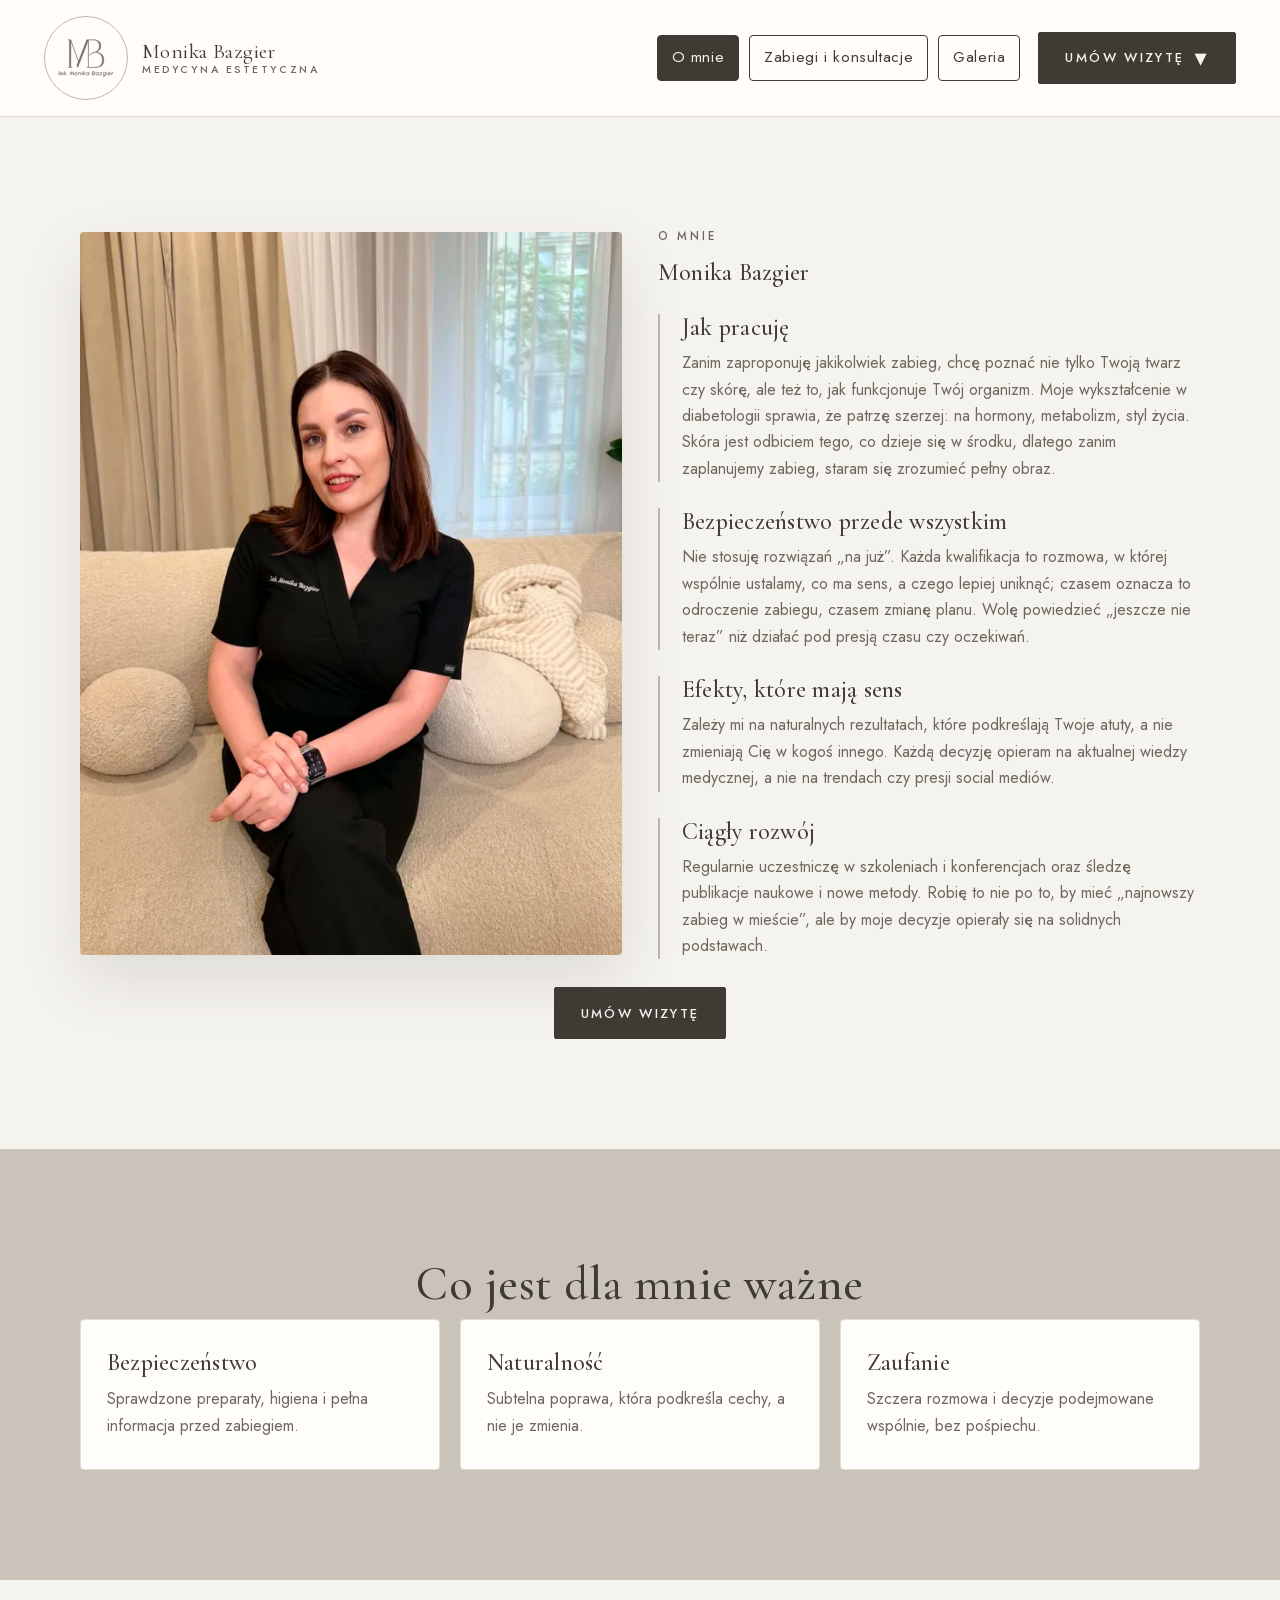
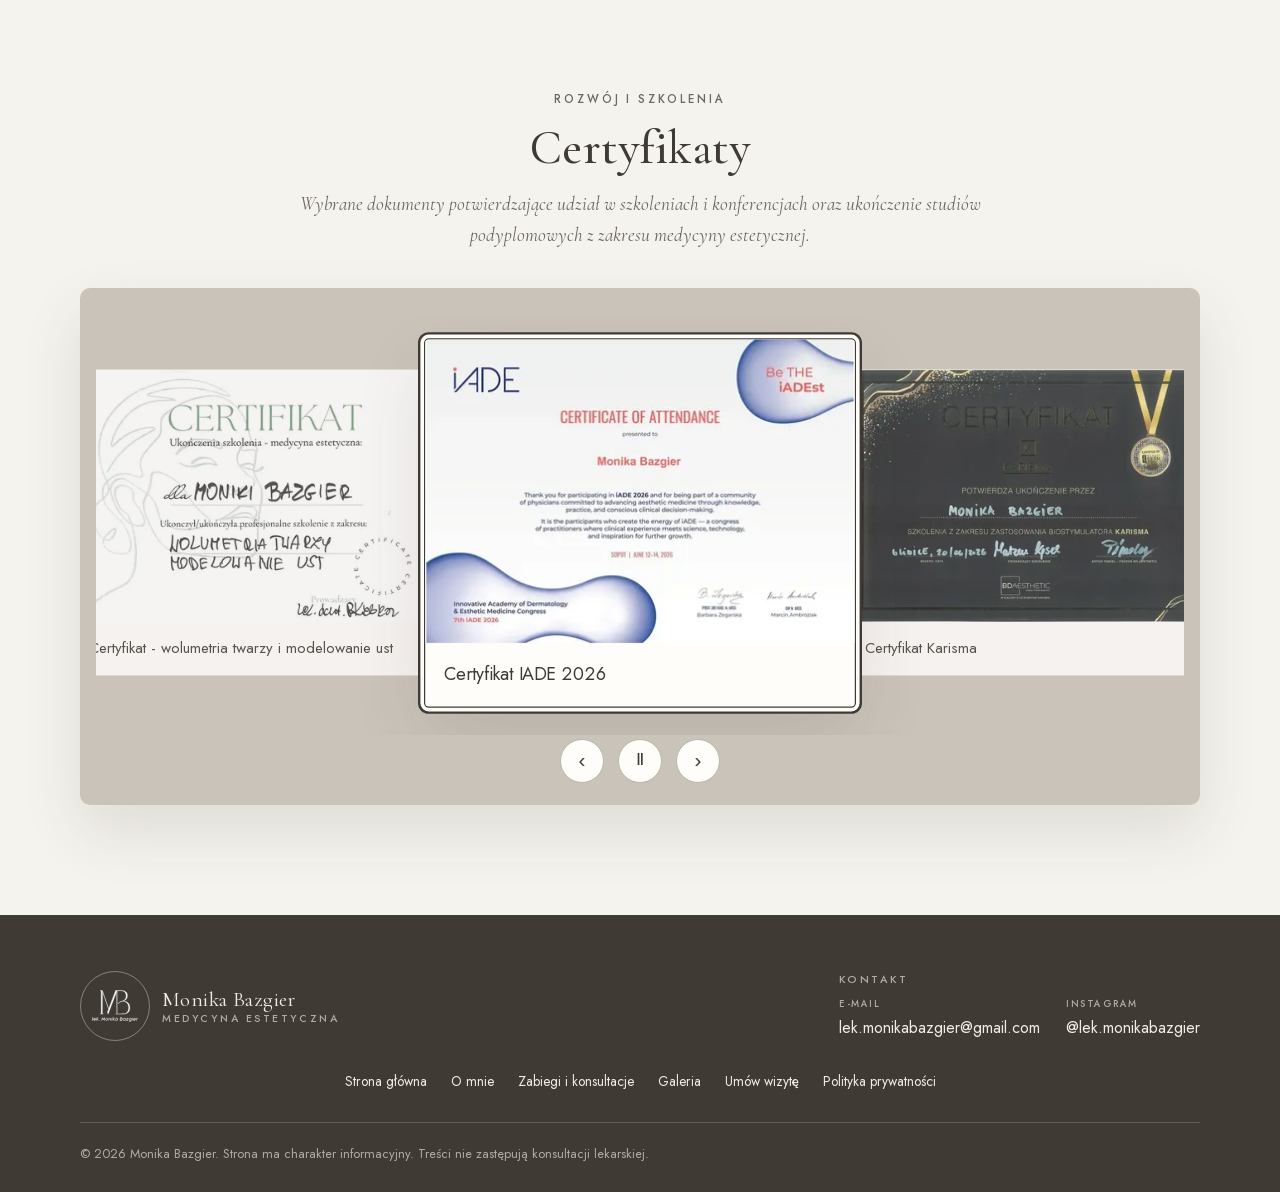
<file: pages/o-mnie.html>
<!doctype html>
<html lang="pl">
  <head>
    <meta charset="utf-8" />
    <meta name="viewport" content="width=device-width, initial-scale=1" />
    <title>O mnie - lek. Monika Bazgier | Medycyna estetyczna Kraków</title>
    <meta
      name="description"
      content="lek. Monika Bazgier - lekarz medycyny estetycznej w Krakowie. Podejście oparte na kwalifikacji, bezpieczeństwie i naturalnym efekcie."
    />
    <meta name="robots" content="index,follow" />
    <meta name="theme-color" content="#f5f3ee" />
    <link rel="icon" type="image/svg+xml" href="/assets/icons/favicon.svg" />
    <link rel="canonical" href="https://drmonikabazgier.pl/o-mnie" />
    <meta property="og:type" content="profile" />
    <meta property="og:url" content="https://drmonikabazgier.pl/o-mnie" />
    <meta
      property="og:title"
      content="O mnie - lek. Monika Bazgier | Medycyna estetyczna Kraków"
    />
    <meta
      property="og:site_name"
      content="Monika Bazgier - medycyna estetyczna"
    />
    <meta property="og:locale" content="pl_PL" />
    <meta
      property="og:description"
      content="lek. Monika Bazgier - lekarz medycyny estetycznej w Krakowie. Podejście oparte na kwalifikacji, bezpieczeństwie i naturalnym efekcie."
    />
    <meta
      property="og:image"
      content="https://drmonikabazgier.pl/assets/images/og/og-image.jpg"
    />
    <meta
      property="og:image:alt"
      content="lek. Monika Bazgier - medycyna estetyczna: Kraków, Dębica, Bochnia"
    />
    <meta property="og:image:width" content="1200" />
    <meta property="og:image:height" content="630" />
    <meta name="twitter:card" content="summary_large_image" />
    <meta
      name="twitter:title"
      content="O mnie - lek. Monika Bazgier | Medycyna estetyczna Kraków"
    />
    <meta
      name="twitter:description"
      content="lek. Monika Bazgier - lekarz medycyny estetycznej w Krakowie. Podejście oparte na kwalifikacji, bezpieczeństwie i naturalnym efekcie."
    />
    <meta
      name="twitter:image"
      content="https://drmonikabazgier.pl/assets/images/og/og-image.jpg"
    />
    <link rel="stylesheet" href="/assets/css/fonts.css?v=2026-10-12-1" />
    <link rel="stylesheet" href="/assets/css/main.css?v=2026-10-12-1" />
    <link
      rel="preload"
      as="image"
      href="/assets/images/about/about-photo-620.webp"
      imagesrcset="
        /assets/images/about/about-photo-420.webp   420w,
        /assets/images/about/about-photo-620.webp   620w,
        /assets/images/about/about-photo-840.webp   840w,
        /assets/images/about/about-photo-1100.webp 1100w
      "
      imagesizes="(min-width: 1160px) 545px, (min-width: 720px) 46vw, 88vw"
      type="image/webp"
      fetchpriority="high"
    />

    <script type="speculationrules">
      {
        "prerender": [
          {
            "source": "document",
            "where": { "href_matches": "/*" },
            "eagerness": "moderate"
          }
        ]
      }
    </script>

    <script type="application/ld+json">
      {
        "@context": "https://schema.org",
        "@type": "Physician",
        "@id": "https://drmonikabazgier.pl/#physician",
        "name": "Monika Bazgier",
        "description": "Lekarz medycyny estetycznej - indywidualne podejście, kwalifikacja i naturalny efekt.",
        "url": "https://drmonikabazgier.pl/",
        "image": "https://drmonikabazgier.pl/assets/images/about/about-photo.jpg",
        "knowsAbout": [
          "Medycyna estetyczna",
          "Toksyna botulinowa",
          "Stymulatory tkankowe",
          "Wypełniacze i wolumetria",
          "Zabiegi na usta",
          "Zabiegi autologiczne"
        ]
      }
    </script>
  </head>
  <body>
    <a class="skip-link" href="#main">Przejdź do treści</a>

    <noscript>
      <nav class="fallback-nav" aria-label="Nawigacja zapasowa">
        <a href="/">Strona główna</a>
        <a href="/o-mnie">O mnie</a>
        <a href="/zabiegi">Zabiegi i konsultacje</a>
        <a href="/galeria">Galeria</a>
        <a href="/umow-wizyte/medycyna-estetyczna">Umów wizytę</a>
      </nav>
    </noscript>

    <header class="site-header" data-header>
      <a class="brand" href="/" aria-label="Monika Bazgier - strona główna">
        <span class="brand__mark" aria-hidden="true"
          ><img
            class="brand__mark-img"
            src="/assets/logos/brand-logo-dark.svg"
            alt=""
            width="759"
            height="513"
            decoding="async"
        /></span>
        <span class="brand__lockup">
          <span class="brand__name">Monika Bazgier</span>
          <span class="brand__meta">Medycyna estetyczna</span>
        </span>
      </a>

      <button
        class="nav-toggle"
        type="button"
        aria-label="Otwórz menu"
        aria-expanded="false"
        aria-controls="site-nav"
        data-menu-button
      >
        <span aria-hidden="true"></span>
        <span aria-hidden="true"></span>
        <span aria-hidden="true"></span>
      </button>

      <nav
        class="site-nav"
        id="site-nav"
        aria-label="Nawigacja główna"
        data-nav
      >
        <a href="/o-mnie" data-navlink aria-current="page">O mnie</a>
        <a href="/zabiegi" data-navlink>Zabiegi i konsultacje</a>
        <a href="/galeria" data-navlink>Galeria</a>
        <details class="nav__booking" data-booking>
          <summary class="btn btn--solid nav__cta nav__cta-toggle">
            Umów wizytę
          </summary>
          <div class="nav__booking-menu">
            <a
              href="/umow-wizyte/medycyna-estetyczna"
              data-navlink
              aria-label="Umów wizytę - medycyna estetyczna"
              >Medycyna estetyczna</a
            >
            <a
              href="/umow-wizyte/diabetologia"
              data-navlink
              aria-label="Umów wizytę - Leczenie Otyłości / Diabetologia"
              >Leczenie Otyłości / Diabetologia</a
            >
          </div>
        </details>
      </nav>
    </header>

    <main id="main">
      <section class="band" aria-labelledby="ja-title">
        <div class="container split">
          <div class="split__media">
            <picture>
              <source
                type="image/webp"
                srcset="
                  /assets/images/about/about-photo-420.webp   420w,
                  /assets/images/about/about-photo-620.webp   620w,
                  /assets/images/about/about-photo-840.webp   840w,
                  /assets/images/about/about-photo-1100.webp 1100w
                "
                sizes="(min-width: 1160px) 545px, (min-width: 720px) 46vw, 88vw"
              />
              <img
                src="/assets/images/about/about-photo.jpg"
                alt="Monika Bazgier - lekarz medycyny estetycznej"
                width="1536"
                height="2048"
                decoding="async"
                fetchpriority="high"
              />
            </picture>
          </div>
          <div class="split__body">
            <p class="kicker">O mnie</p>
            <h1 id="ja-title">Monika Bazgier</h1>

            <div class="about-points">
              <div class="about-point">
                <h2 class="about-point__title">Jak pracuję</h2>
                <p>
                  Zanim zaproponuję jakikolwiek zabieg, chcę poznać nie tylko
                  Twoją twarz czy skórę, ale też to, jak funkcjonuje Twój
                  organizm. Moje wykształcenie w diabetologii sprawia, że patrzę
                  szerzej: na hormony, metabolizm, styl życia. Skóra jest
                  odbiciem tego, co dzieje się w środku, dlatego zanim
                  zaplanujemy zabieg, staram się zrozumieć pełny obraz.
                </p>
              </div>

              <div class="about-point">
                <h2 class="about-point__title">
                  Bezpieczeństwo przede wszystkim
                </h2>
                <p>
                  Nie stosuję rozwiązań „na już”. Każda kwalifikacja to rozmowa,
                  w której wspólnie ustalamy, co ma sens, a czego lepiej
                  uniknąć; czasem oznacza to odroczenie zabiegu, czasem zmianę
                  planu. Wolę powiedzieć „jeszcze nie teraz” niż działać pod
                  presją czasu czy oczekiwań.
                </p>
              </div>

              <div class="about-point">
                <h2 class="about-point__title">Efekty, które mają sens</h2>
                <p>
                  Zależy mi na naturalnych rezultatach, które podkreślają Twoje
                  atuty, a nie zmieniają Cię w kogoś innego. Każdą decyzję
                  opieram na aktualnej wiedzy medycznej, a nie na trendach czy
                  presji social mediów.
                </p>
              </div>

              <div class="about-point">
                <h2 class="about-point__title">Ciągły rozwój</h2>
                <p>
                  Regularnie uczestniczę w szkoleniach i konferencjach oraz
                  śledzę publikacje naukowe i nowe metody. Robię to nie po to,
                  by mieć „najnowszy zabieg w mieście”, ale by moje decyzje
                  opierały się na solidnych podstawach.
                </p>
              </div>
            </div>
          </div>
        </div>

        <div class="container hero__actions">
          <a class="btn btn--solid" href="/umow-wizyte/medycyna-estetyczna">Umów wizytę</a>
        </div>
      </section>

      <section class="band band--greige" aria-labelledby="wartosci-title">
        <div class="container">
          <div class="section-head">
            <h2 id="wartosci-title">Co jest dla mnie ważne</h2>
          </div>
          <div class="card-grid">
            <article class="card">
              <h3>Bezpieczeństwo</h3>
              <p>
                Sprawdzone preparaty, higiena i pełna informacja przed
                zabiegiem.
              </p>
            </article>
            <article class="card">
              <h3>Naturalność</h3>
              <p>Subtelna poprawa, która podkreśla cechy, a nie je zmienia.</p>
            </article>
            <article class="card">
              <h3>Zaufanie</h3>
              <p>
                Szczera rozmowa i decyzje podejmowane wspólnie, bez pośpiechu.
              </p>
            </article>
          </div>
        </div>
      </section>

      <section class="band" aria-labelledby="certyfikaty-title">
        <div class="container">
          <div class="section-head">
            <p class="kicker">Rozwój i szkolenia</p>
            <h2 id="certyfikaty-title">Certyfikaty</h2>
            <p class="lead">
              Wybrane dokumenty potwierdzające udział w szkoleniach i
              konferencjach oraz ukończenie studiów podyplomowych z zakresu
              medycyny estetycznej.
            </p>
          </div>

          <div class="certs-carousel">
            <div
              class="splide"
              id="certs-splide"
              aria-label="Certyfikaty szkoleniowe"
            >
              <div class="splide__track">
                <ul class="splide__list">
                  <li class="splide__slide">
                    <button
                      type="button"
                      class="certs-carousel__link"
                      data-cert-trigger
                      data-full-src="/assets/images/certificates/certificate-01-full.webp"
                      data-cert-name="Certyfikat IADE 2026"
                    >
                      <figure class="certs-carousel__figure">
                        <picture>
                          <source
                            type="image/webp"
                            srcset="
                              /assets/images/certificates/certificate-01-430.webp 430w,
                              /assets/images/certificates/certificate-01.webp 860w
                            "
                            sizes="(min-width: 720px) 430px, 280px"
                          />
                          <img
                            src="/assets/images/certificates/certificate-01.jpg"
                            alt="Skan certyfikatu IADE, 2026"
                            width="900"
                            height="637"
                            loading="lazy"
                            decoding="async"
                          />
                        </picture>
                        <figcaption class="certs-carousel__cap">
                          <span class="certs-carousel__name"
                            >Certyfikat IADE 2026</span
                          >
                        </figcaption>
                      </figure>
                    </button>
                  </li>

                  <li class="splide__slide">
                    <button
                      type="button"
                      class="certs-carousel__link"
                      data-cert-trigger
                      data-full-src="/assets/images/certificates/certificate-02-full.webp"
                      data-cert-name="Certyfikat Karisma"
                    >
                      <figure class="certs-carousel__figure">
                        <picture>
                          <source
                            type="image/webp"
                            srcset="
                              /assets/images/certificates/certificate-02-430.webp 430w,
                              /assets/images/certificates/certificate-02.webp 860w
                            "
                            sizes="(min-width: 720px) 430px, 280px"
                          />
                          <img
                            src="/assets/images/certificates/certificate-02.jpg"
                            alt="Skan certyfikatu szkolenia Karisma"
                            width="900"
                            height="636"
                            loading="lazy"
                            decoding="async"
                          />
                        </picture>
                        <figcaption class="certs-carousel__cap">
                          <span class="certs-carousel__name"
                            >Certyfikat Karisma</span
                          >
                        </figcaption>
                      </figure>
                    </button>
                  </li>

                  <li class="splide__slide">
                    <button
                      type="button"
                      class="certs-carousel__link"
                      data-cert-trigger
                      data-full-src="/assets/images/certificates/certificate-03-full.webp"
                      data-cert-name="Certyfikat Linerase"
                    >
                      <figure class="certs-carousel__figure">
                        <picture>
                          <source
                            type="image/webp"
                            srcset="
                              /assets/images/certificates/certificate-03-430.webp 430w,
                              /assets/images/certificates/certificate-03.webp 860w
                            "
                            sizes="(min-width: 720px) 430px, 280px"
                          />
                          <img
                            src="/assets/images/certificates/certificate-03.jpg"
                            alt="Skan certyfikatu szkolenia Linerase"
                            width="900"
                            height="636"
                            loading="lazy"
                            decoding="async"
                          />
                        </picture>
                        <figcaption class="certs-carousel__cap">
                          <span class="certs-carousel__name"
                            >Certyfikat Linerase</span
                          >
                        </figcaption>
                      </figure>
                    </button>
                  </li>

                  <li class="splide__slide">
                    <button
                      type="button"
                      class="certs-carousel__link"
                      data-cert-trigger
                      data-full-src="/assets/images/certificates/certificate-04-full.webp"
                      data-cert-name="Szkolenie Neauvia - zabiegi na usta"
                    >
                      <figure class="certs-carousel__figure">
                        <picture>
                          <source
                            type="image/webp"
                            srcset="
                              /assets/images/certificates/certificate-04-430.webp 430w,
                              /assets/images/certificates/certificate-04.webp 860w
                            "
                            sizes="(min-width: 720px) 430px, 280px"
                          />
                          <img
                            src="/assets/images/certificates/certificate-04.jpg"
                            alt="Skan certyfikatu szkolenia z zabiegów na usta Neauvia"
                            width="900"
                            height="636"
                            loading="lazy"
                            decoding="async"
                          />
                        </picture>
                        <figcaption class="certs-carousel__cap">
                          <span class="certs-carousel__name"
                            >Szkolenie Neauvia - zabiegi na usta</span
                          >
                        </figcaption>
                      </figure>
                    </button>
                  </li>
                  <li class="splide__slide">
                    <button
                      type="button"
                      class="certs-carousel__link"
                      data-cert-trigger
                      data-full-src="/assets/images/certificates/certificate-05-full.webp"
                      data-cert-name="Certyfikat uczestnictwa - IX Krakowskie Warsztaty Ciążowe"
                    >
                      <figure class="certs-carousel__figure">
                        <picture>
                          <source
                            type="image/webp"
                            srcset="
                              /assets/images/certificates/certificate-05-430.webp 430w,
                              /assets/images/certificates/certificate-05.webp 860w
                            "
                            sizes="(min-width: 720px) 430px, 280px"
                          />
                          <img
                            src="/assets/images/certificates/certificate-05.jpg"
                            alt="Skan certyfikatu uczestnictwa w IX Krakowskich Warsztatach Ciążowych"
                            width="900"
                            height="634"
                            loading="lazy"
                            decoding="async"
                          />
                        </picture>
                        <figcaption class="certs-carousel__cap">
                          <span class="certs-carousel__name"
                            >Certyfikat uczestnictwa - IX Krakowskie Warsztaty
                            Ciążowe</span
                          >
                        </figcaption>
                      </figure>
                    </button>
                  </li>

                  <li class="splide__slide">
                    <button
                      type="button"
                      class="certs-carousel__link"
                      data-cert-trigger
                      data-full-src="/assets/images/certificates/certificate-06-full.webp"
                      data-cert-name="Zaświadczenie - IV Kongres Polskiego Towarzystwa Leczenia Otyłości"
                    >
                      <figure class="certs-carousel__figure">
                        <picture>
                          <source
                            type="image/webp"
                            srcset="
                              /assets/images/certificates/certificate-06-430.webp 430w,
                              /assets/images/certificates/certificate-06.webp 860w
                            "
                            sizes="(min-width: 720px) 430px, 280px"
                          />
                          <img
                            src="/assets/images/certificates/certificate-06.jpg"
                            alt="Skan zaświadczenia z IV Kongresu Polskiego Towarzystwa Leczenia Otyłości"
                            width="900"
                            height="637"
                            loading="lazy"
                            decoding="async"
                          />
                        </picture>
                        <figcaption class="certs-carousel__cap">
                          <span class="certs-carousel__name"
                            >Zaświadczenie - IV Kongres Polskiego Towarzystwa
                            Leczenia Otyłości</span
                          >
                        </figcaption>
                      </figure>
                    </button>
                  </li>

                  <li class="splide__slide">
                    <button
                      type="button"
                      class="certs-carousel__link"
                      data-cert-trigger
                      data-full-src="/assets/images/certificates/certificate-07-full.webp"
                      data-cert-name="Certyfikat Allergan Skinvive"
                    >
                      <figure class="certs-carousel__figure">
                        <picture>
                          <source
                            type="image/webp"
                            srcset="
                              /assets/images/certificates/certificate-07-304.webp 304w,
                              /assets/images/certificates/certificate-07.webp 609w
                            "
                            sizes="(min-width: 720px) 215px, 140px"
                          />
                          <img
                            src="/assets/images/certificates/certificate-07.jpg"
                            alt="Skan certyfikatu Allergan Skinvive"
                            width="637"
                            height="900"
                            loading="lazy"
                            decoding="async"
                          />
                        </picture>
                        <figcaption class="certs-carousel__cap">
                          <span class="certs-carousel__name"
                            >Certyfikat Allergan Skinvive</span
                          >
                        </figcaption>
                      </figure>
                    </button>
                  </li>

                  <li class="splide__slide">
                    <button
                      type="button"
                      class="certs-carousel__link"
                      data-cert-trigger
                      data-full-src="/assets/images/certificates/certificate-08-full.webp"
                      data-cert-name="Certyfikat Art Filler - wolumetria"
                    >
                      <figure class="certs-carousel__figure">
                        <picture>
                          <source
                            type="image/webp"
                            srcset="
                              /assets/images/certificates/certificate-08-304.webp 304w,
                              /assets/images/certificates/certificate-08.webp 609w
                            "
                            sizes="(min-width: 720px) 215px, 140px"
                          />
                          <img
                            src="/assets/images/certificates/certificate-08.jpg"
                            alt="Skan certyfikatu Art Filler - wolumetria"
                            width="637"
                            height="900"
                            loading="lazy"
                            decoding="async"
                          />
                        </picture>
                        <figcaption class="certs-carousel__cap">
                          <span class="certs-carousel__name"
                            >Certyfikat Art Filler - wolumetria</span
                          >
                        </figcaption>
                      </figure>
                    </button>
                  </li>

                  <li class="splide__slide">
                    <button
                      type="button"
                      class="certs-carousel__link"
                      data-cert-trigger
                      data-full-src="/assets/images/certificates/certificate-09-full.webp"
                      data-cert-name="Certyfikat Art Filler"
                    >
                      <figure class="certs-carousel__figure">
                        <picture>
                          <source
                            type="image/webp"
                            srcset="
                              /assets/images/certificates/certificate-09-304.webp 304w,
                              /assets/images/certificates/certificate-09.webp 609w
                            "
                            sizes="(min-width: 720px) 215px, 140px"
                          />
                          <img
                            src="/assets/images/certificates/certificate-09.jpg"
                            alt="Skan certyfikatu Art Filler"
                            width="637"
                            height="900"
                            loading="lazy"
                            decoding="async"
                          />
                        </picture>
                        <figcaption class="certs-carousel__cap">
                          <span class="certs-carousel__name"
                            >Certyfikat Art Filler</span
                          >
                        </figcaption>
                      </figure>
                    </button>
                  </li>

                  <li class="splide__slide">
                    <button
                      type="button"
                      class="certs-carousel__link"
                      data-cert-trigger
                      data-full-src="/assets/images/certificates/certificate-10-full.webp"
                      data-cert-name="Certyfikat Croma - biorewitalizacja, wolumetria i toksyna botulinowa"
                    >
                      <figure class="certs-carousel__figure">
                        <picture>
                          <source
                            type="image/webp"
                            srcset="
                              /assets/images/certificates/certificate-10-430.webp 430w,
                              /assets/images/certificates/certificate-10.webp 860w
                            "
                            sizes="(min-width: 720px) 430px, 280px"
                          />
                          <img
                            src="/assets/images/certificates/certificate-10.jpg"
                            alt="Skan certyfikatu Croma z biorewitalizacji, wolumetrii i stosowania toksyny botulinowej"
                            width="900"
                            height="637"
                            loading="lazy"
                            decoding="async"
                          />
                        </picture>
                        <figcaption class="certs-carousel__cap">
                          <span class="certs-carousel__name"
                            >Certyfikat Croma - biorewitalizacja, wolumetria i
                            toksyna botulinowa</span
                          >
                        </figcaption>
                      </figure>
                    </button>
                  </li>

                  <li class="splide__slide">
                    <button
                      type="button"
                      class="certs-carousel__link"
                      data-cert-trigger
                      data-full-src="/assets/images/certificates/certificate-11-full.webp"
                      data-cert-name="Expert Medical Training Jalupro"
                    >
                      <figure class="certs-carousel__figure">
                        <picture>
                          <source
                            type="image/webp"
                            srcset="
                              /assets/images/certificates/certificate-11-430.webp 430w,
                              /assets/images/certificates/certificate-11.webp 860w
                            "
                            sizes="(min-width: 720px) 430px, 280px"
                          />
                          <img
                            src="/assets/images/certificates/certificate-11.jpg"
                            alt="Skan certyfikatu Expert Medical Training Jalupro"
                            width="900"
                            height="637"
                            loading="lazy"
                            decoding="async"
                          />
                        </picture>
                        <figcaption class="certs-carousel__cap">
                          <span class="certs-carousel__name"
                            >Expert Medical Training Jalupro</span
                          >
                        </figcaption>
                      </figure>
                    </button>
                  </li>

                  <li class="splide__slide">
                    <button
                      type="button"
                      class="certs-carousel__link"
                      data-cert-trigger
                      data-full-src="/assets/images/certificates/certificate-12-full.webp"
                      data-cert-name="Certyfikat Fenice - usta"
                    >
                      <figure class="certs-carousel__figure">
                        <picture>
                          <source
                            type="image/webp"
                            srcset="
                              /assets/images/certificates/certificate-12-430.webp 430w,
                              /assets/images/certificates/certificate-12.webp 860w
                            "
                            sizes="(min-width: 720px) 430px, 280px"
                          />
                          <img
                            src="/assets/images/certificates/certificate-12.jpg"
                            alt="Skan certyfikatu Fenice - usta"
                            width="900"
                            height="637"
                            loading="lazy"
                            decoding="async"
                          />
                        </picture>
                        <figcaption class="certs-carousel__cap">
                          <span class="certs-carousel__name"
                            >Certyfikat Fenice - usta</span
                          >
                        </figcaption>
                      </figure>
                    </button>
                  </li>

                  <li class="splide__slide">
                    <button
                      type="button"
                      class="certs-carousel__link"
                      data-cert-trigger
                      data-full-src="/assets/images/certificates/certificate-13-full.webp"
                      data-cert-name="Certyfikat Full Face - techniki łączone"
                    >
                      <figure class="certs-carousel__figure">
                        <picture>
                          <source
                            type="image/webp"
                            srcset="
                              /assets/images/certificates/certificate-13-430.webp 430w,
                              /assets/images/certificates/certificate-13.webp 860w
                            "
                            sizes="(min-width: 720px) 430px, 280px"
                          />
                          <img
                            src="/assets/images/certificates/certificate-13.jpg"
                            alt="Skan certyfikatu Full Face - techniki łączone"
                            width="900"
                            height="637"
                            loading="lazy"
                            decoding="async"
                          />
                        </picture>
                        <figcaption class="certs-carousel__cap">
                          <span class="certs-carousel__name"
                            >Certyfikat Full Face - techniki łączone</span
                          >
                        </figcaption>
                      </figure>
                    </button>
                  </li>

                  <li class="splide__slide">
                    <button
                      type="button"
                      class="certs-carousel__link"
                      data-cert-trigger
                      data-full-src="/assets/images/certificates/certificate-14-full.webp"
                      data-cert-name="Certyfikat - hydroksyapatyt wapnia i kwas hialuronowy"
                    >
                      <figure class="certs-carousel__figure">
                        <picture>
                          <source
                            type="image/webp"
                            srcset="
                              /assets/images/certificates/certificate-14-430.webp 430w,
                              /assets/images/certificates/certificate-14.webp 860w
                            "
                            sizes="(min-width: 720px) 430px, 280px"
                          />
                          <img
                            src="/assets/images/certificates/certificate-14.jpg"
                            alt="Skan certyfikatu ze szkolenia z zastosowania hydroksyapatytu wapnia i kwasu hialuronowego"
                            width="900"
                            height="637"
                            loading="lazy"
                            decoding="async"
                          />
                        </picture>
                        <figcaption class="certs-carousel__cap">
                          <span class="certs-carousel__name"
                            >Certyfikat - hydroksyapatyt wapnia i kwas
                            hialuronowy</span
                          >
                        </figcaption>
                      </figure>
                    </button>
                  </li>

                  <li class="splide__slide">
                    <button
                      type="button"
                      class="certs-carousel__link"
                      data-cert-trigger
                      data-full-src="/assets/images/certificates/certificate-15-full.webp"
                      data-cert-name="Certyfikat I stopnia PTBO"
                    >
                      <figure class="certs-carousel__figure">
                        <picture>
                          <source
                            type="image/webp"
                            srcset="
                              /assets/images/certificates/certificate-15-430.webp 430w,
                              /assets/images/certificates/certificate-15.webp 860w
                            "
                            sizes="(min-width: 720px) 430px, 280px"
                          />
                          <img
                            src="/assets/images/certificates/certificate-15.jpg"
                            alt="Skan certyfikatu I stopnia PTBO"
                            width="900"
                            height="634"
                            loading="lazy"
                            decoding="async"
                          />
                        </picture>
                        <figcaption class="certs-carousel__cap">
                          <span class="certs-carousel__name"
                            >Certyfikat I stopnia PTBO</span
                          >
                        </figcaption>
                      </figure>
                    </button>
                  </li>

                  <li class="splide__slide">
                    <button
                      type="button"
                      class="certs-carousel__link"
                      data-cert-trigger
                      data-full-src="/assets/images/certificates/certificate-16-full.webp"
                      data-cert-name="Certyfikat II stopnia PTBO"
                    >
                      <figure class="certs-carousel__figure">
                        <picture>
                          <source
                            type="image/webp"
                            srcset="
                              /assets/images/certificates/certificate-16-430.webp 430w,
                              /assets/images/certificates/certificate-16.webp 860w
                            "
                            sizes="(min-width: 720px) 430px, 280px"
                          />
                          <img
                            src="/assets/images/certificates/certificate-16.jpg"
                            alt="Skan certyfikatu II stopnia PTBO"
                            width="900"
                            height="627"
                            loading="lazy"
                            decoding="async"
                          />
                        </picture>
                        <figcaption class="certs-carousel__cap">
                          <span class="certs-carousel__name"
                            >Certyfikat II stopnia PTBO</span
                          >
                        </figcaption>
                      </figure>
                    </button>
                  </li>

                  <li class="splide__slide">
                    <button
                      type="button"
                      class="certs-carousel__link"
                      data-cert-trigger
                      data-full-src="/assets/images/certificates/certificate-17-full.webp"
                      data-cert-name="Certyfikat uczestnictwa - „Nowości w cukrzycy”"
                    >
                      <figure class="certs-carousel__figure">
                        <picture>
                          <source
                            type="image/webp"
                            srcset="
                              /assets/images/certificates/certificate-17-304.webp 304w,
                              /assets/images/certificates/certificate-17.webp 609w
                            "
                            sizes="(min-width: 720px) 215px, 140px"
                          />
                          <img
                            src="/assets/images/certificates/certificate-17.jpg"
                            alt="Skan certyfikatu uczestnictwa w konferencji Nowości w cukrzycy"
                            width="637"
                            height="900"
                            loading="lazy"
                            decoding="async"
                          />
                        </picture>
                        <figcaption class="certs-carousel__cap">
                          <span class="certs-carousel__name"
                            >Certyfikat uczestnictwa - „Nowości w
                            cukrzycy”</span
                          >
                        </figcaption>
                      </figure>
                    </button>
                  </li>

                  <li class="splide__slide">
                    <button
                      type="button"
                      class="certs-carousel__link"
                      data-cert-trigger
                      data-full-src="/assets/images/certificates/certificate-18-full.webp"
                      data-cert-name="Certyfikat - kwas polimlekowy Olidia"
                    >
                      <figure class="certs-carousel__figure">
                        <picture>
                          <source
                            type="image/webp"
                            srcset="
                              /assets/images/certificates/certificate-18-430.webp 430w,
                              /assets/images/certificates/certificate-18.webp 860w
                            "
                            sizes="(min-width: 720px) 430px, 280px"
                          />
                          <img
                            src="/assets/images/certificates/certificate-18.jpg"
                            alt="Skan certyfikatu ze szkolenia z zastosowania kwasu polimlekowego Olidia"
                            width="900"
                            height="637"
                            loading="lazy"
                            decoding="async"
                          />
                        </picture>
                        <figcaption class="certs-carousel__cap">
                          <span class="certs-carousel__name"
                            >Certyfikat - kwas polimlekowy Olidia</span
                          >
                        </figcaption>
                      </figure>
                    </button>
                  </li>

                  <li class="splide__slide">
                    <button
                      type="button"
                      class="certs-carousel__link"
                      data-cert-trigger
                      data-full-src="/assets/images/certificates/certificate-19-full.webp"
                      data-cert-name="Certyfikat - laseroterapia i sprzęt medyczny"
                    >
                      <figure class="certs-carousel__figure">
                        <picture>
                          <source
                            type="image/webp"
                            srcset="
                              /assets/images/certificates/certificate-19-430.webp 430w,
                              /assets/images/certificates/certificate-19.webp 860w
                            "
                            sizes="(min-width: 720px) 430px, 280px"
                          />
                          <img
                            src="/assets/images/certificates/certificate-19.jpg"
                            alt="Skan certyfikatu ze szkolenia z laseroterapii i sprzętu medycznego"
                            width="900"
                            height="637"
                            loading="lazy"
                            decoding="async"
                          />
                        </picture>
                        <figcaption class="certs-carousel__cap">
                          <span class="certs-carousel__name"
                            >Certyfikat - laseroterapia i sprzęt medyczny</span
                          >
                        </figcaption>
                      </figure>
                    </button>
                  </li>

                  <li class="splide__slide">
                    <button
                      type="button"
                      class="certs-carousel__link"
                      data-cert-trigger
                      data-full-src="/assets/images/certificates/certificate-20-full.webp"
                      data-cert-name="Certyfikat LIFT UP"
                    >
                      <figure class="certs-carousel__figure">
                        <picture>
                          <source
                            type="image/webp"
                            srcset="
                              /assets/images/certificates/certificate-20-304.webp 304w,
                              /assets/images/certificates/certificate-20.webp 609w
                            "
                            sizes="(min-width: 720px) 215px, 140px"
                          />
                          <img
                            src="/assets/images/certificates/certificate-20.jpg"
                            alt="Skan certyfikatu LIFT UP"
                            width="637"
                            height="900"
                            loading="lazy"
                            decoding="async"
                          />
                        </picture>
                        <figcaption class="certs-carousel__cap">
                          <span class="certs-carousel__name"
                            >Certyfikat LIFT UP</span
                          >
                        </figcaption>
                      </figure>
                    </button>
                  </li>

                  <li class="splide__slide">
                    <button
                      type="button"
                      class="certs-carousel__link"
                      data-cert-trigger
                      data-full-src="/assets/images/certificates/certificate-21-full.webp"
                      data-cert-name="Zaświadczenie - poszerzony kurs medycyny estetycznej"
                    >
                      <figure class="certs-carousel__figure">
                        <picture>
                          <source
                            type="image/webp"
                            srcset="
                              /assets/images/certificates/certificate-21-430.webp 430w,
                              /assets/images/certificates/certificate-21.webp 860w
                            "
                            sizes="(min-width: 720px) 430px, 280px"
                          />
                          <img
                            src="/assets/images/certificates/certificate-21.jpg"
                            alt="Skan zaświadczenia z poszerzonego kursu medycyny estetycznej"
                            width="900"
                            height="637"
                            loading="lazy"
                            decoding="async"
                          />
                        </picture>
                        <figcaption class="certs-carousel__cap">
                          <span class="certs-carousel__name"
                            >Zaświadczenie - poszerzony kurs medycyny
                            estetycznej</span
                          >
                        </figcaption>
                      </figure>
                    </button>
                  </li>

                  <li class="splide__slide">
                    <button
                      type="button"
                      class="certs-carousel__link"
                      data-cert-trigger
                      data-full-src="/assets/images/certificates/certificate-22-full.webp"
                      data-cert-name="Certyfikat - modelowanie ust i wolumetria"
                    >
                      <figure class="certs-carousel__figure">
                        <picture>
                          <source
                            type="image/webp"
                            srcset="
                              /assets/images/certificates/certificate-22-430.webp 430w,
                              /assets/images/certificates/certificate-22.webp 860w
                            "
                            sizes="(min-width: 720px) 430px, 280px"
                          />
                          <img
                            src="/assets/images/certificates/certificate-22.jpg"
                            alt="Skan certyfikatu ze szkolenia z modelowania ust i wolumetrii"
                            width="900"
                            height="637"
                            loading="lazy"
                            decoding="async"
                          />
                        </picture>
                        <figcaption class="certs-carousel__cap">
                          <span class="certs-carousel__name"
                            >Certyfikat - modelowanie ust i wolumetria</span
                          >
                        </figcaption>
                      </figure>
                    </button>
                  </li>

                  <li class="splide__slide">
                    <button
                      type="button"
                      class="certs-carousel__link"
                      data-cert-trigger
                      data-full-src="/assets/images/certificates/certificate-23-full.webp"
                      data-cert-name="Certyfikat - modelowanie ust"
                    >
                      <figure class="certs-carousel__figure">
                        <picture>
                          <source
                            type="image/webp"
                            srcset="
                              /assets/images/certificates/certificate-23-430.webp 430w,
                              /assets/images/certificates/certificate-23.webp 860w
                            "
                            sizes="(min-width: 720px) 430px, 280px"
                          />
                          <img
                            src="/assets/images/certificates/certificate-23.jpg"
                            alt="Skan certyfikatu ze szkolenia z modelowania ust"
                            width="900"
                            height="637"
                            loading="lazy"
                            decoding="async"
                          />
                        </picture>
                        <figcaption class="certs-carousel__cap">
                          <span class="certs-carousel__name"
                            >Certyfikat - modelowanie ust</span
                          >
                        </figcaption>
                      </figure>
                    </button>
                  </li>

                  <li class="splide__slide">
                    <button
                      type="button"
                      class="certs-carousel__link"
                      data-cert-trigger
                      data-full-src="/assets/images/certificates/certificate-24-full.webp"
                      data-cert-name="Certyfikat NCTF"
                    >
                      <figure class="certs-carousel__figure">
                        <picture>
                          <source
                            type="image/webp"
                            srcset="
                              /assets/images/certificates/certificate-24-304.webp 304w,
                              /assets/images/certificates/certificate-24.webp 609w
                            "
                            sizes="(min-width: 720px) 215px, 140px"
                          />
                          <img
                            src="/assets/images/certificates/certificate-24.jpg"
                            alt="Skan certyfikatu NCTF"
                            width="637"
                            height="900"
                            loading="lazy"
                            decoding="async"
                          />
                        </picture>
                        <figcaption class="certs-carousel__cap">
                          <span class="certs-carousel__name"
                            >Certyfikat NCTF</span
                          >
                        </figcaption>
                      </figure>
                    </button>
                  </li>

                  <li class="splide__slide">
                    <button
                      type="button"
                      class="certs-carousel__link"
                      data-cert-trigger
                      data-full-src="/assets/images/certificates/certificate-25-full.webp"
                      data-cert-name="Certyfikat KeyMed - medycyna regeneracyjna i estetyczna"
                    >
                      <figure class="certs-carousel__figure">
                        <picture>
                          <source
                            type="image/webp"
                            srcset="
                              /assets/images/certificates/certificate-25-430.webp 430w,
                              /assets/images/certificates/certificate-25.webp 860w
                            "
                            sizes="(min-width: 720px) 430px, 280px"
                          />
                          <img
                            src="/assets/images/certificates/certificate-25.jpg"
                            alt="Skan certyfikatu KeyMed z medycyny regeneracyjnej i estetycznej"
                            width="900"
                            height="637"
                            loading="lazy"
                            decoding="async"
                          />
                        </picture>
                        <figcaption class="certs-carousel__cap">
                          <span class="certs-carousel__name"
                            >Certyfikat KeyMed - medycyna regeneracyjna i
                            estetyczna</span
                          >
                        </figcaption>
                      </figure>
                    </button>
                  </li>

                  <li class="splide__slide">
                    <button
                      type="button"
                      class="certs-carousel__link"
                      data-cert-trigger
                      data-full-src="/assets/images/certificates/certificate-26-full.webp"
                      data-cert-name="Certyfikat Pluryal"
                    >
                      <figure class="certs-carousel__figure">
                        <picture>
                          <source
                            type="image/webp"
                            srcset="
                              /assets/images/certificates/certificate-26-304.webp 304w,
                              /assets/images/certificates/certificate-26.webp 609w
                            "
                            sizes="(min-width: 720px) 215px, 140px"
                          />
                          <img
                            src="/assets/images/certificates/certificate-26.jpg"
                            alt="Skan certyfikatu Pluryal"
                            width="637"
                            height="900"
                            loading="lazy"
                            decoding="async"
                          />
                        </picture>
                        <figcaption class="certs-carousel__cap">
                          <span class="certs-carousel__name"
                            >Certyfikat Pluryal</span
                          >
                        </figcaption>
                      </figure>
                    </button>
                  </li>

                  <li class="splide__slide">
                    <button
                      type="button"
                      class="certs-carousel__link"
                      data-cert-trigger
                      data-full-src="/assets/images/certificates/certificate-27-full.webp"
                      data-cert-name="Certyfikat PTLO - leczenie choroby otyłościowej"
                    >
                      <figure class="certs-carousel__figure">
                        <picture>
                          <source
                            type="image/webp"
                            srcset="
                              /assets/images/certificates/certificate-27-304.webp 304w,
                              /assets/images/certificates/certificate-27.webp 609w
                            "
                            sizes="(min-width: 720px) 215px, 140px"
                          />
                          <img
                            src="/assets/images/certificates/certificate-27.jpg"
                            alt="Skan certyfikatu PTLO z leczenia choroby otyłościowej"
                            width="637"
                            height="900"
                            loading="lazy"
                            decoding="async"
                          />
                        </picture>
                        <figcaption class="certs-carousel__cap">
                          <span class="certs-carousel__name"
                            >Certyfikat PTLO - leczenie choroby
                            otyłościowej</span
                          >
                        </figcaption>
                      </figure>
                    </button>
                  </li>

                  <li class="splide__slide">
                    <button
                      type="button"
                      class="certs-carousel__link"
                      data-cert-trigger
                      data-full-src="/assets/images/certificates/certificate-28-full.webp"
                      data-cert-name="Certyfikat - stymulatory tkankowe"
                    >
                      <figure class="certs-carousel__figure">
                        <picture>
                          <source
                            type="image/webp"
                            srcset="
                              /assets/images/certificates/certificate-28-430.webp 430w,
                              /assets/images/certificates/certificate-28.webp 860w
                            "
                            sizes="(min-width: 720px) 430px, 280px"
                          />
                          <img
                            src="/assets/images/certificates/certificate-28.jpg"
                            alt="Skan certyfikatu ze szkolenia ze stymulatorów tkankowych"
                            width="900"
                            height="637"
                            loading="lazy"
                            decoding="async"
                          />
                        </picture>
                        <figcaption class="certs-carousel__cap">
                          <span class="certs-carousel__name"
                            >Certyfikat - stymulatory tkankowe</span
                          >
                        </figcaption>
                      </figure>
                    </button>
                  </li>

                  <li class="splide__slide">
                    <button
                      type="button"
                      class="certs-carousel__link"
                      data-cert-trigger
                      data-full-src="/assets/images/certificates/certificate-29-full.webp"
                      data-cert-name="Certyfikat Vivacy"
                    >
                      <figure class="certs-carousel__figure">
                        <picture>
                          <source
                            type="image/webp"
                            srcset="
                              /assets/images/certificates/certificate-29-430.webp 430w,
                              /assets/images/certificates/certificate-29.webp 860w
                            "
                            sizes="(min-width: 720px) 430px, 280px"
                          />
                          <img
                            src="/assets/images/certificates/certificate-29.jpg"
                            alt="Skan certyfikatu Vivacy"
                            width="900"
                            height="637"
                            loading="lazy"
                            decoding="async"
                          />
                        </picture>
                        <figcaption class="certs-carousel__cap">
                          <span class="certs-carousel__name"
                            >Certyfikat Vivacy</span
                          >
                        </figcaption>
                      </figure>
                    </button>
                  </li>

                  <li class="splide__slide">
                    <button
                      type="button"
                      class="certs-carousel__link"
                      data-cert-trigger
                      data-full-src="/assets/images/certificates/certificate-30-full.webp"
                      data-cert-name="Certyfikat - zjazd PTD 2025"
                    >
                      <figure class="certs-carousel__figure">
                        <picture>
                          <source
                            type="image/webp"
                            srcset="
                              /assets/images/certificates/certificate-30-430.webp 430w,
                              /assets/images/certificates/certificate-30.webp 860w
                            "
                            sizes="(min-width: 720px) 430px, 280px"
                          />
                          <img
                            src="/assets/images/certificates/certificate-30.jpg"
                            alt="Skan certyfikatu uczestnictwa w zjeździe PTD 2025"
                            width="900"
                            height="637"
                            loading="lazy"
                            decoding="async"
                          />
                        </picture>
                        <figcaption class="certs-carousel__cap">
                          <span class="certs-carousel__name"
                            >Certyfikat - zjazd PTD 2025</span
                          >
                        </figcaption>
                      </figure>
                    </button>
                  </li>

                  <li class="splide__slide">
                    <button
                      type="button"
                      class="certs-carousel__link"
                      data-cert-trigger
                      data-full-src="/assets/images/certificates/certificate-31-full.webp"
                      data-cert-name="Certyfikat - zjazd PTD 2026"
                    >
                      <figure class="certs-carousel__figure">
                        <picture>
                          <source
                            type="image/webp"
                            srcset="
                              /assets/images/certificates/certificate-31-304.webp 304w,
                              /assets/images/certificates/certificate-31.webp 609w
                            "
                            sizes="(min-width: 720px) 215px, 140px"
                          />
                          <img
                            src="/assets/images/certificates/certificate-31.jpg"
                            alt="Skan certyfikatu uczestnictwa w zjeździe PTD 2026"
                            width="637"
                            height="900"
                            loading="lazy"
                            decoding="async"
                          />
                        </picture>
                        <figcaption class="certs-carousel__cap">
                          <span class="certs-carousel__name"
                            >Certyfikat - zjazd PTD 2026</span
                          >
                        </figcaption>
                      </figure>
                    </button>
                  </li>

                  <li class="splide__slide">
                    <button
                      type="button"
                      class="certs-carousel__link"
                      data-cert-trigger
                      data-full-src="/assets/images/certificates/certificate-32-full.webp"
                      data-cert-name="Zaświadczenie o ukończeniu studiów podyplomowych"
                    >
                      <figure class="certs-carousel__figure">
                        <picture>
                          <source
                            type="image/webp"
                            srcset="
                              /assets/images/certificates/certificate-32-430.webp 430w,
                              /assets/images/certificates/certificate-32.webp 860w
                            "
                            sizes="(min-width: 720px) 430px, 280px"
                          />
                          <img
                            src="/assets/images/certificates/certificate-32.jpg"
                            alt="Skan zaświadczenia o ukończeniu studiów podyplomowych"
                            width="900"
                            height="636"
                            loading="lazy"
                            decoding="async"
                          />
                        </picture>
                        <figcaption class="certs-carousel__cap">
                          <span class="certs-carousel__name"
                            >Zaświadczenie o ukończeniu studiów
                            podyplomowych</span
                          >
                        </figcaption>
                      </figure>
                    </button>
                  </li>

                  <li class="splide__slide">
                    <button
                      type="button"
                      class="certs-carousel__link"
                      data-cert-trigger
                      data-full-src="/assets/images/certificates/certificate-33-full.webp"
                      data-cert-name="Świadectwo ukończenia studiów podyplomowych"
                    >
                      <figure class="certs-carousel__figure">
                        <picture>
                          <source
                            type="image/webp"
                            srcset="
                              /assets/images/certificates/certificate-33-268.webp 268w,
                              /assets/images/certificates/certificate-33.webp 536w
                            "
                            sizes="(min-width: 720px) 215px, 140px"
                          />
                          <img
                            src="/assets/images/certificates/certificate-33.jpg"
                            alt="Skan świadectwa ukończenia studiów podyplomowych"
                            width="536"
                            height="764"
                            loading="lazy"
                            decoding="async"
                          />
                        </picture>
                        <figcaption class="certs-carousel__cap">
                          <span class="certs-carousel__name"
                            >Świadectwo ukończenia studiów podyplomowych</span
                          >
                        </figcaption>
                      </figure>
                    </button>
                  </li>

                  <li class="splide__slide">
                    <button
                      type="button"
                      class="certs-carousel__link"
                      data-cert-trigger
                      data-full-src="/assets/images/certificates/certificate-34-full.webp"
                      data-cert-name="Certyfikat Neauvia - Full Face, techniki iniekcyjne"
                    >
                      <figure class="certs-carousel__figure">
                        <picture>
                          <source
                            type="image/webp"
                            srcset="
                              /assets/images/certificates/certificate-34-430.webp 430w,
                              /assets/images/certificates/certificate-34.webp 860w
                            "
                            sizes="(min-width: 720px) 430px, 280px"
                          />
                          <img
                            src="/assets/images/certificates/certificate-34.jpg"
                            alt="Skan certyfikatu Neauvia Scientific Academy - Full Face, techniki iniekcyjne"
                            width="900"
                            height="637"
                            loading="lazy"
                            decoding="async"
                          />
                        </picture>
                        <figcaption class="certs-carousel__cap">
                          <span class="certs-carousel__name"
                            >Certyfikat Neauvia - Full Face, techniki
                            iniekcyjne</span
                          >
                        </figcaption>
                      </figure>
                    </button>
                  </li>

                  <li class="splide__slide">
                    <button
                      type="button"
                      class="certs-carousel__link"
                      data-cert-trigger
                      data-full-src="/assets/images/certificates/certificate-35-full.webp"
                      data-cert-name="Certyfikat - wolumetria twarzy i modelowanie ust"
                    >
                      <figure class="certs-carousel__figure">
                        <picture>
                          <source
                            type="image/webp"
                            srcset="
                              /assets/images/certificates/certificate-35-430.webp 430w,
                              /assets/images/certificates/certificate-35.webp 860w
                            "
                            sizes="(min-width: 720px) 430px, 280px"
                          />
                          <img
                            src="/assets/images/certificates/certificate-35.jpg"
                            alt="Skan certyfikatu ze szkolenia z wolumetrii twarzy i modelowania ust"
                            width="900"
                            height="637"
                            loading="lazy"
                            decoding="async"
                          />
                        </picture>
                        <figcaption class="certs-carousel__cap">
                          <span class="certs-carousel__name"
                            >Certyfikat - wolumetria twarzy i modelowanie
                            ust</span
                          >
                        </figcaption>
                      </figure>
                    </button>
                  </li>
                </ul>
              </div>
            </div>

            <div class="certs-carousel__controls">
              <button
                type="button"
                class="certs-carousel__btn"
                data-certs-prev
                aria-label="Poprzedni certyfikat"
              >
                ‹
              </button>
              <button
                type="button"
                class="certs-carousel__btn certs-carousel__btn--toggle"
                data-certs-toggle
                aria-label="Wstrzymaj automatyczne przewijanie certyfikatów"
                aria-pressed="false"
              >
                <span data-certs-toggle-icon aria-hidden="true">Ⅱ</span>
              </button>
              <button
                type="button"
                class="certs-carousel__btn"
                data-certs-next
                aria-label="Następny certyfikat"
              >
                ›
              </button>
            </div>
          </div>
        </div>

        <dialog
          class="media-modal"
          data-cert-modal
          aria-label="Podgląd certyfikatu"
        >
          <button
            type="button"
            class="media-modal__close"
            data-cert-modal-close
            aria-label="Zamknij podgląd certyfikatu"
          >
            ×
          </button>

          <div class="media-modal__viewer">
            <button
              type="button"
              class="media-modal__nav cert-modal__nav--prev"
              data-cert-modal-prev
              aria-label="Poprzedni certyfikat"
            >
              ‹
            </button>
            <img
              class="media-modal__img"
              data-cert-modal-img
              alt=""
              decoding="async"
            />
            <button
              type="button"
              class="media-modal__nav cert-modal__nav--next"
              data-cert-modal-next
              aria-label="Następny certyfikat"
            >
              ›
            </button>
          </div>

          <ul
            class="media-modal__thumbs"
            data-cert-modal-thumbs
            aria-label="Wybierz certyfikat"
          ></ul>
        </dialog>
      </section>
    </main>

    <footer class="site-footer">
      <div class="site-footer__inner">
        <div class="site-footer__brand">
          <span class="brand__mark brand__mark--sm" aria-hidden="true"
            ><img
              class="brand__mark-img"
              src="/assets/logos/brand-logo-light.svg"
              alt=""
              width="759"
              height="513"
              decoding="async"
          /></span>
          <span class="brand__lockup">
            <span class="brand__name">Monika Bazgier</span>
            <span class="brand__meta">Medycyna estetyczna</span>
          </span>
        </div>

        <div class="site-footer__contact-group">
          <p class="site-footer__contact-title">Kontakt</p>
          <div class="site-footer__contact">
            <div class="site-footer__contact-item">
              <span class="site-footer__contact-label">E-mail</span>
              <a href="mailto:lek.monikabazgier@gmail.com"
                >lek.monikabazgier@gmail.com</a
              >
            </div>
            <div class="site-footer__contact-item">
              <span class="site-footer__contact-label">Instagram</span>
              <a
                href="https://www.instagram.com/lek.monikabazgier/"
                rel="noopener"
                target="_blank"
                >@lek.monikabazgier
              </a>
            </div>
          </div>
        </div>
      </div>

      <nav class="site-footer__nav" aria-label="Nawigacja w stopce">
        <a href="/">Strona główna</a>
        <a href="/o-mnie">O mnie</a>
        <a href="/zabiegi">Zabiegi i konsultacje</a>
        <a href="/galeria">Galeria</a>
        <a href="/umow-wizyte/medycyna-estetyczna">Umów wizytę</a>
        <a href="/polityka-prywatnosci">Polityka prywatności</a>
      </nav>

      <p class="site-footer__copy">
        &copy; <span data-current-year>2026</span> Monika Bazgier. Strona ma
        charakter informacyjny. Treści nie zastępują konsultacji lekarskiej.
      </p>
    </footer>

    <script src="/assets/js/vendor/splide-4.1.4.min.js" defer></script>
    <script src="/assets/js/app.js?v=2026-10-12-1" defer></script>
  </body>
</html>
</file>
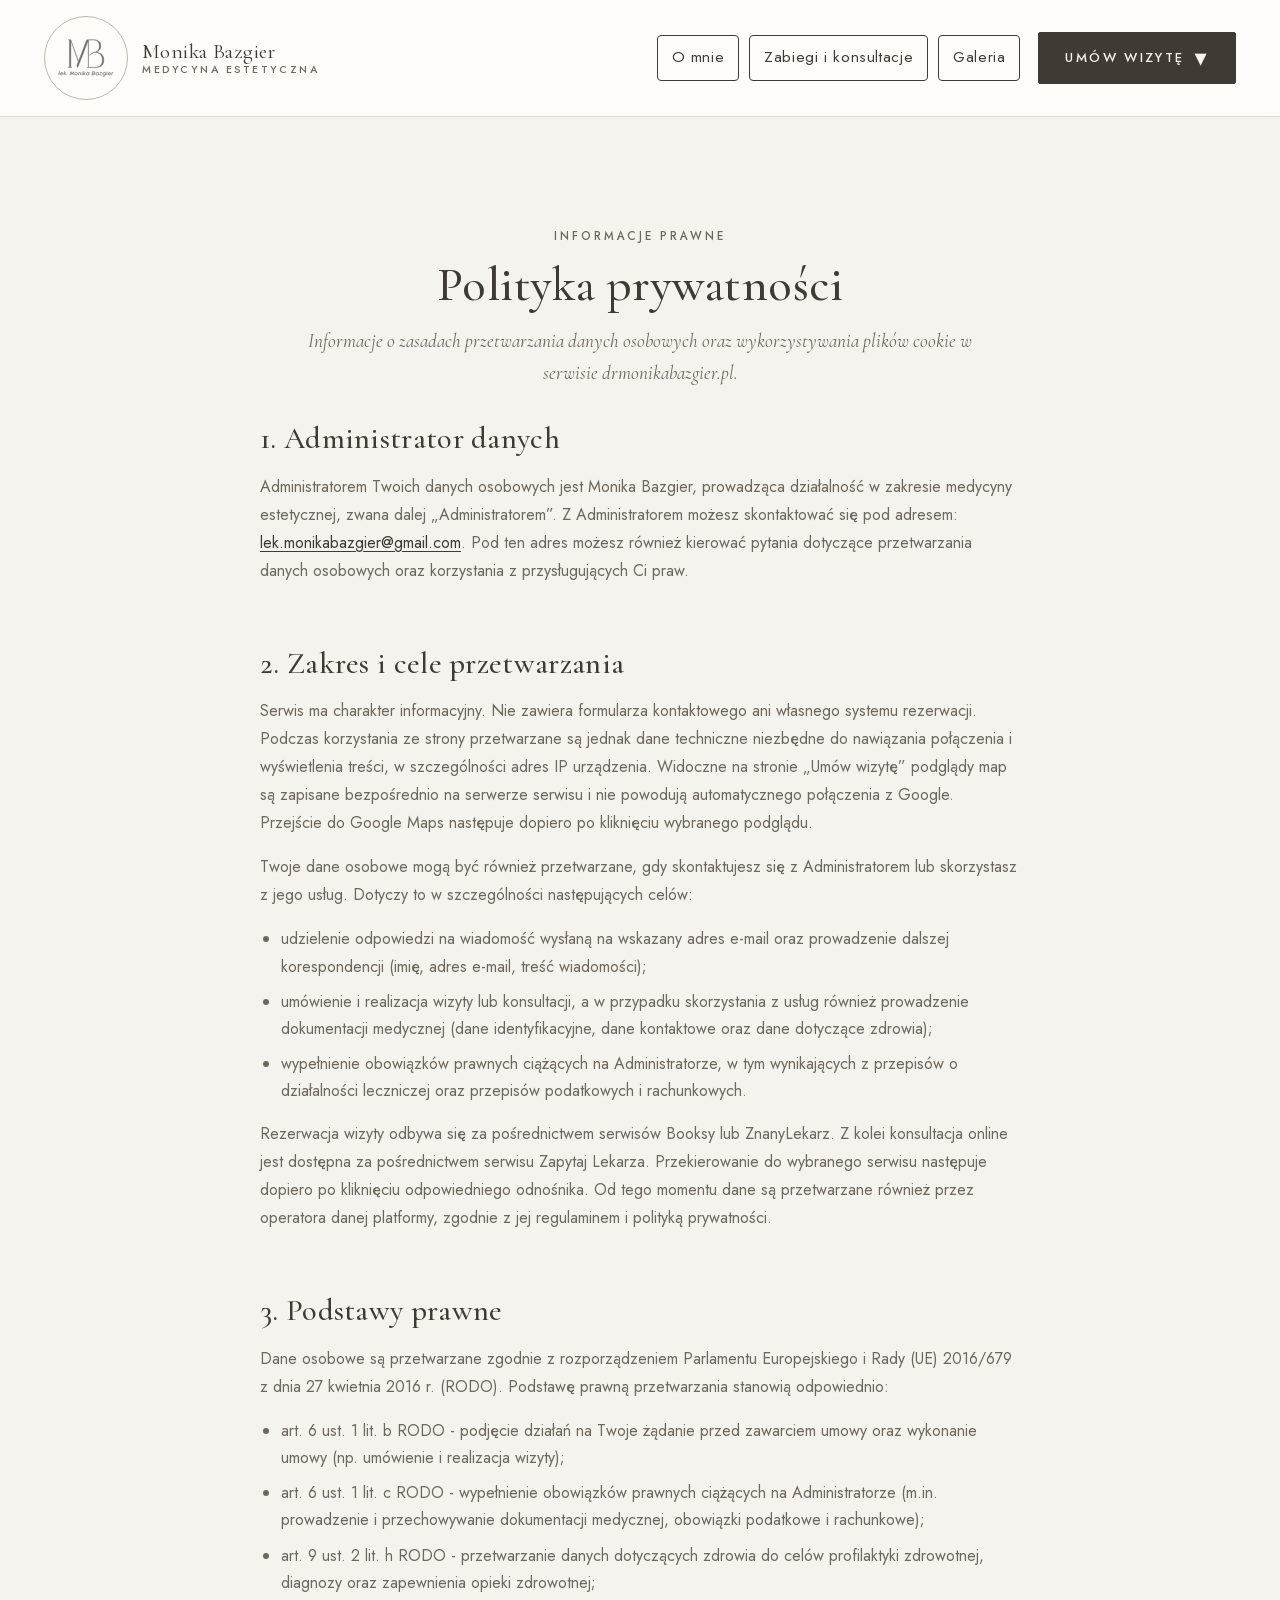
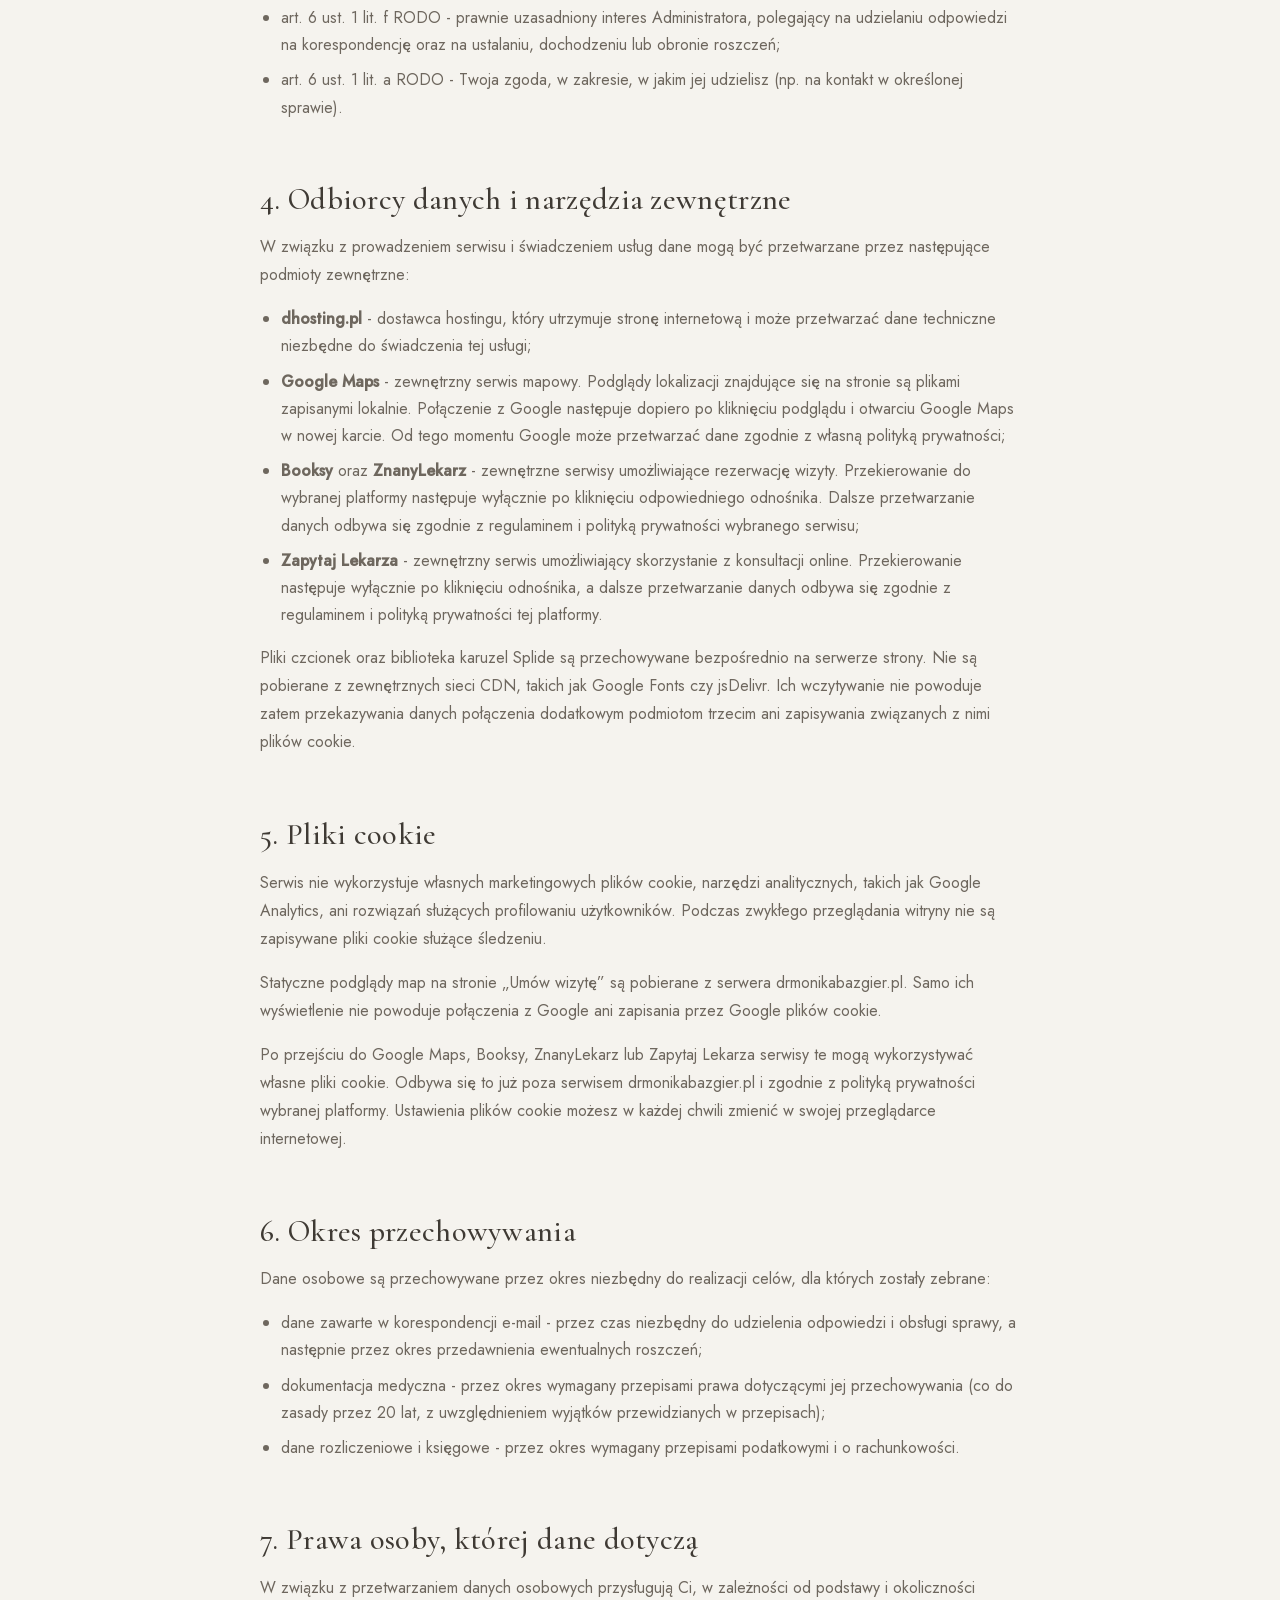
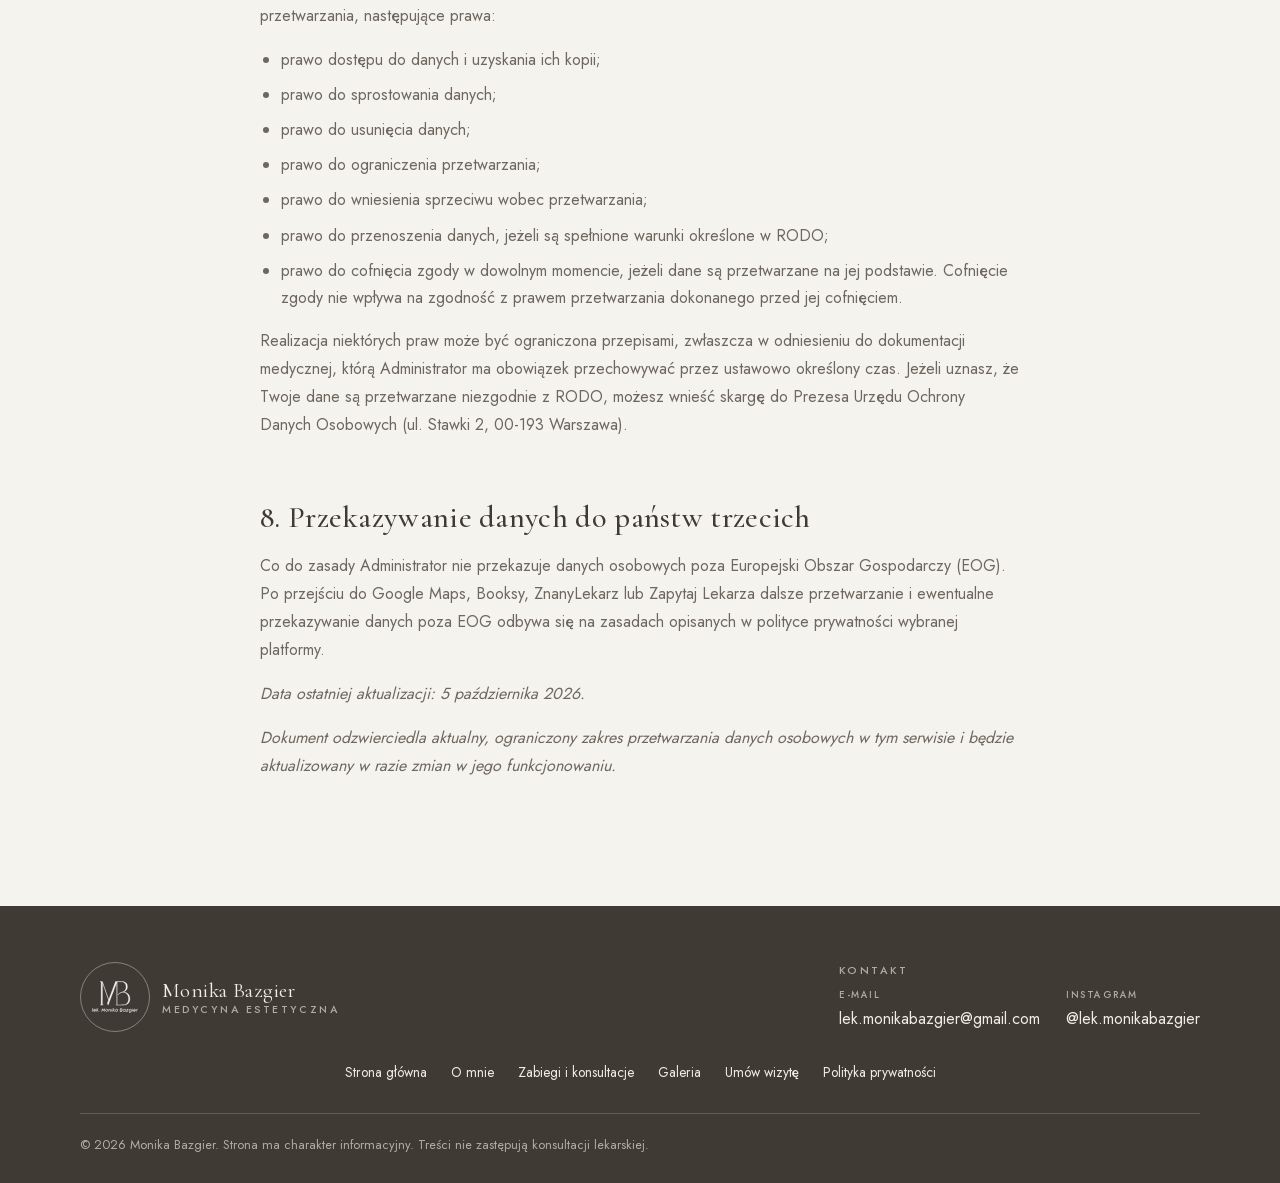
<file: pages/polityka-prywatnosci.html>
<!doctype html>
<html lang="pl">
  <head>
    <meta charset="utf-8" />
    <meta name="viewport" content="width=device-width, initial-scale=1" />
    <title>Polityka prywatności - Monika Bazgier</title>
    <meta
      name="description"
      content="Polityka prywatności i informacja o plikach cookie serwisu drmonikabazgier.pl. Zasady przetwarzania danych osobowych zgodnie z RODO."
    />
    <meta name="robots" content="index,follow" />
    <meta name="theme-color" content="#f5f3ee" />
    <link rel="icon" type="image/svg+xml" href="/assets/icons/favicon.svg" />
    <link
      rel="canonical"
      href="https://drmonikabazgier.pl/polityka-prywatnosci"
    />
    <meta property="og:type" content="website" />
    <meta
      property="og:url"
      content="https://drmonikabazgier.pl/polityka-prywatnosci"
    />
    <meta property="og:title" content="Polityka prywatności - Monika Bazgier" />
    <meta
      property="og:site_name"
      content="Monika Bazgier - medycyna estetyczna"
    />
    <meta property="og:locale" content="pl_PL" />
    <meta
      property="og:description"
      content="Polityka prywatności i informacja o plikach cookie serwisu drmonikabazgier.pl. Zasady przetwarzania danych osobowych zgodnie z RODO."
    />
    <meta
      property="og:image"
      content="https://drmonikabazgier.pl/assets/images/og/og-image.jpg"
    />
    <meta
      property="og:image:alt"
      content="lek. Monika Bazgier - medycyna estetyczna: Kraków, Dębica, Bochnia"
    />
    <meta property="og:image:width" content="1200" />
    <meta property="og:image:height" content="630" />
    <meta name="twitter:card" content="summary_large_image" />
    <meta
      name="twitter:title"
      content="Polityka prywatności - Monika Bazgier"
    />
    <meta
      name="twitter:description"
      content="Polityka prywatności i informacja o plikach cookie serwisu drmonikabazgier.pl. Zasady przetwarzania danych osobowych zgodnie z RODO."
    />
    <meta
      name="twitter:image"
      content="https://drmonikabazgier.pl/assets/images/og/og-image.jpg"
    />
    <link rel="stylesheet" href="/assets/css/fonts.css?v=2026-10-12-1" />
    <link rel="stylesheet" href="/assets/css/main.css?v=2026-10-12-1" />
    <link rel="stylesheet" href="/assets/css/privacy.css?v=2026-08-27-3" />

    <script type="speculationrules">
      {
        "prerender": [
          {
            "source": "document",
            "where": { "href_matches": "/*" },
            "eagerness": "moderate"
          }
        ]
      }
    </script>
  </head>
  <body>
    <a class="skip-link" href="#main">Przejdź do treści</a>

    <noscript>
      <nav class="fallback-nav" aria-label="Nawigacja zapasowa">
        <a href="/">Strona główna</a>
        <a href="/o-mnie">O mnie</a>
        <a href="/zabiegi">Zabiegi i konsultacje</a>
        <a href="/galeria">Galeria</a>
        <a href="/umow-wizyte/medycyna-estetyczna">Umów wizytę</a>
      </nav>
    </noscript>

    <header class="site-header" data-header>
      <a class="brand" href="/" aria-label="Monika Bazgier - strona główna">
        <span class="brand__mark" aria-hidden="true"
          ><img
            class="brand__mark-img"
            src="/assets/logos/brand-logo-dark.svg"
            alt=""
            width="759"
            height="513"
            decoding="async"
        /></span>
        <span class="brand__lockup">
          <span class="brand__name">Monika Bazgier</span>
          <span class="brand__meta">Medycyna estetyczna</span>
        </span>
      </a>

      <button
        class="nav-toggle"
        type="button"
        aria-label="Otwórz menu"
        aria-expanded="false"
        aria-controls="site-nav"
        data-menu-button
      >
        <span aria-hidden="true"></span>
        <span aria-hidden="true"></span>
        <span aria-hidden="true"></span>
      </button>

      <nav
        class="site-nav"
        id="site-nav"
        aria-label="Nawigacja główna"
        data-nav
      >
        <a href="/o-mnie" data-navlink>O mnie</a>
        <a href="/zabiegi" data-navlink>Zabiegi i konsultacje</a>
        <a href="/galeria" data-navlink>Galeria</a>
        <details class="nav__booking" data-booking>
          <summary class="btn btn--solid nav__cta nav__cta-toggle">
            Umów wizytę
          </summary>
          <div class="nav__booking-menu">
            <a
              href="/umow-wizyte/medycyna-estetyczna"
              data-navlink
              aria-label="Umów wizytę - medycyna estetyczna"
              >Medycyna estetyczna</a
            >
            <a
              href="/umow-wizyte/diabetologia"
              data-navlink
              aria-label="Umów wizytę - Leczenie Otyłości / Diabetologia"
              >Leczenie Otyłości / Diabetologia</a
            >
          </div>
        </details>
      </nav>
    </header>

    <main id="main">
      <section class="band">
        <div class="container">
          <div class="section-head">
            <p class="kicker">Informacje prawne</p>
            <h1>Polityka prywatności</h1>
            <p class="lead">
              Informacje o zasadach przetwarzania danych osobowych oraz
              wykorzystywania plików cookie w serwisie drmonikabazgier.pl.
            </p>
          </div>

          <div class="legal">
            <h2>1. Administrator danych</h2>
            <p>
              Administratorem Twoich danych osobowych jest Monika Bazgier,
              prowadząca działalność w zakresie medycyny estetycznej, zwana
              dalej „Administratorem”. Z Administratorem możesz skontaktować się
              pod adresem:
              <a href="mailto:lek.monikabazgier@gmail.com"
                >lek.monikabazgier@gmail.com</a
              >. Pod ten adres możesz również kierować pytania dotyczące
              przetwarzania danych osobowych oraz korzystania z przysługujących
              Ci praw.
            </p>

            <h2>2. Zakres i cele przetwarzania</h2>
            <p>
              Serwis ma charakter informacyjny. Nie zawiera formularza
              kontaktowego ani własnego systemu rezerwacji. Podczas korzystania
              ze strony przetwarzane są jednak dane techniczne niezbędne do
              nawiązania połączenia i wyświetlenia treści, w szczególności adres
              IP urządzenia. Widoczne na stronie „Umów wizytę” podglądy map są
              zapisane bezpośrednio na serwerze serwisu i nie powodują
              automatycznego połączenia z Google. Przejście do Google Maps
              następuje dopiero po kliknięciu wybranego podglądu.
            </p>
            <p>
              Twoje dane osobowe mogą być również przetwarzane, gdy
              skontaktujesz się z Administratorem lub skorzystasz z jego usług.
              Dotyczy to w szczególności następujących celów:
            </p>
            <ul>
              <li>
                udzielenie odpowiedzi na wiadomość wysłaną na wskazany adres
                e-mail oraz prowadzenie dalszej korespondencji (imię, adres
                e-mail, treść wiadomości);
              </li>
              <li>
                umówienie i realizacja wizyty lub konsultacji, a w przypadku
                skorzystania z usług również prowadzenie dokumentacji medycznej
                (dane identyfikacyjne, dane kontaktowe oraz dane dotyczące
                zdrowia);
              </li>
              <li>
                wypełnienie obowiązków prawnych ciążących na Administratorze, w
                tym wynikających z przepisów o działalności leczniczej oraz
                przepisów podatkowych i rachunkowych.
              </li>
            </ul>
            <p>
              Rezerwacja wizyty odbywa się za pośrednictwem serwisów Booksy lub
              ZnanyLekarz. Z kolei konsultacja online jest dostępna za
              pośrednictwem serwisu Zapytaj Lekarza. Przekierowanie do wybranego
              serwisu następuje dopiero po kliknięciu odpowiedniego odnośnika.
              Od tego momentu dane są przetwarzane również przez operatora danej
              platformy, zgodnie z jej regulaminem i polityką prywatności.
            </p>

            <h2>3. Podstawy prawne</h2>
            <p>
              Dane osobowe są przetwarzane zgodnie z rozporządzeniem Parlamentu
              Europejskiego i Rady (UE) 2016/679 z dnia 27 kwietnia 2016 r.
              (RODO). Podstawę prawną przetwarzania stanowią odpowiednio:
            </p>
            <ul>
              <li>
                art. 6 ust. 1 lit. b RODO - podjęcie działań na Twoje żądanie
                przed zawarciem umowy oraz wykonanie umowy (np. umówienie i
                realizacja wizyty);
              </li>
              <li>
                art. 6 ust. 1 lit. c RODO - wypełnienie obowiązków prawnych
                ciążących na Administratorze (m.in. prowadzenie i przechowywanie
                dokumentacji medycznej, obowiązki podatkowe i rachunkowe);
              </li>
              <li>
                art. 9 ust. 2 lit. h RODO - przetwarzanie danych dotyczących
                zdrowia do celów profilaktyki zdrowotnej, diagnozy oraz
                zapewnienia opieki zdrowotnej;
              </li>
              <li>
                art. 6 ust. 1 lit. f RODO - prawnie uzasadniony interes
                Administratora, polegający na udzielaniu odpowiedzi na
                korespondencję oraz na ustalaniu, dochodzeniu lub obronie
                roszczeń;
              </li>
              <li>
                art. 6 ust. 1 lit. a RODO - Twoja zgoda, w zakresie, w jakim jej
                udzielisz (np. na kontakt w określonej sprawie).
              </li>
            </ul>

            <h2>4. Odbiorcy danych i narzędzia zewnętrzne</h2>
            <p>
              W związku z prowadzeniem serwisu i świadczeniem usług dane mogą
              być przetwarzane przez następujące podmioty zewnętrzne:
            </p>
            <ul>
              <li>
                <strong>dhosting.pl</strong> - dostawca hostingu, który
                utrzymuje stronę internetową i może przetwarzać dane techniczne
                niezbędne do świadczenia tej usługi;
              </li>
              <li>
                <strong>Google Maps</strong> - zewnętrzny serwis mapowy.
                Podglądy lokalizacji znajdujące się na stronie są plikami
                zapisanymi lokalnie. Połączenie z Google następuje dopiero po
                kliknięciu podglądu i otwarciu Google Maps w nowej karcie. Od
                tego momentu Google może przetwarzać dane zgodnie z własną
                polityką prywatności;
              </li>
              <li>
                <strong>Booksy</strong> oraz <strong>ZnanyLekarz</strong> -
                zewnętrzne serwisy umożliwiające rezerwację wizyty.
                Przekierowanie do wybranej platformy następuje wyłącznie po
                kliknięciu odpowiedniego odnośnika. Dalsze przetwarzanie danych
                odbywa się zgodnie z regulaminem i polityką prywatności
                wybranego serwisu;
              </li>
              <li>
                <strong>Zapytaj Lekarza</strong> - zewnętrzny serwis
                umożliwiający skorzystanie z konsultacji online. Przekierowanie
                następuje wyłącznie po kliknięciu odnośnika, a dalsze
                przetwarzanie danych odbywa się zgodnie z regulaminem i polityką
                prywatności tej platformy.
              </li>
            </ul>
            <p>
              Pliki czcionek oraz biblioteka karuzel Splide są przechowywane
              bezpośrednio na serwerze strony. Nie są pobierane z zewnętrznych
              sieci CDN, takich jak Google Fonts czy jsDelivr. Ich wczytywanie
              nie powoduje zatem przekazywania danych połączenia dodatkowym
              podmiotom trzecim ani zapisywania związanych z nimi plików cookie.
            </p>

            <h2>5. Pliki cookie</h2>
            <p>
              Serwis nie wykorzystuje własnych marketingowych plików cookie,
              narzędzi analitycznych, takich jak Google Analytics, ani rozwiązań
              służących profilowaniu użytkowników. Podczas zwykłego przeglądania
              witryny nie są zapisywane pliki cookie służące śledzeniu.
            </p>
            <p>
              Statyczne podglądy map na stronie „Umów wizytę” są pobierane z
              serwera drmonikabazgier.pl. Samo ich wyświetlenie nie powoduje
              połączenia z Google ani zapisania przez Google plików cookie.
            </p>
            <p>
              Po przejściu do Google Maps, Booksy, ZnanyLekarz lub Zapytaj
              Lekarza serwisy te mogą wykorzystywać własne pliki cookie. Odbywa
              się to już poza serwisem drmonikabazgier.pl i zgodnie z polityką
              prywatności wybranej platformy. Ustawienia plików cookie możesz w
              każdej chwili zmienić w swojej przeglądarce internetowej.
            </p>

            <h2>6. Okres przechowywania</h2>
            <p>
              Dane osobowe są przechowywane przez okres niezbędny do realizacji
              celów, dla których zostały zebrane:
            </p>
            <ul>
              <li>
                dane zawarte w korespondencji e-mail - przez czas niezbędny do
                udzielenia odpowiedzi i obsługi sprawy, a następnie przez okres
                przedawnienia ewentualnych roszczeń;
              </li>
              <li>
                dokumentacja medyczna - przez okres wymagany przepisami prawa
                dotyczącymi jej przechowywania (co do zasady przez 20 lat, z
                uwzględnieniem wyjątków przewidzianych w przepisach);
              </li>
              <li>
                dane rozliczeniowe i księgowe - przez okres wymagany przepisami
                podatkowymi i o rachunkowości.
              </li>
            </ul>

            <h2>7. Prawa osoby, której dane dotyczą</h2>
            <p>
              W związku z przetwarzaniem danych osobowych przysługują Ci, w
              zależności od podstawy i okoliczności przetwarzania, następujące
              prawa:
            </p>
            <ul>
              <li>prawo dostępu do danych i uzyskania ich kopii;</li>
              <li>prawo do sprostowania danych;</li>
              <li>prawo do usunięcia danych;</li>
              <li>prawo do ograniczenia przetwarzania;</li>
              <li>prawo do wniesienia sprzeciwu wobec przetwarzania;</li>
              <li>
                prawo do przenoszenia danych, jeżeli są spełnione warunki
                określone w RODO;
              </li>
              <li>
                prawo do cofnięcia zgody w dowolnym momencie, jeżeli dane są
                przetwarzane na jej podstawie. Cofnięcie zgody nie wpływa na
                zgodność z prawem przetwarzania dokonanego przed jej cofnięciem.
              </li>
            </ul>
            <p>
              Realizacja niektórych praw może być ograniczona przepisami,
              zwłaszcza w odniesieniu do dokumentacji medycznej, którą
              Administrator ma obowiązek przechowywać przez ustawowo określony
              czas. Jeżeli uznasz, że Twoje dane są przetwarzane niezgodnie z
              RODO, możesz wnieść skargę do Prezesa Urzędu Ochrony Danych
              Osobowych (ul. Stawki 2, 00-193 Warszawa).
            </p>

            <h2>8. Przekazywanie danych do państw trzecich</h2>
            <p>
              Co do zasady Administrator nie przekazuje danych osobowych poza
              Europejski Obszar Gospodarczy (EOG). Po przejściu do Google Maps,
              Booksy, ZnanyLekarz lub Zapytaj Lekarza dalsze przetwarzanie i
              ewentualne przekazywanie danych poza EOG odbywa się na zasadach
              opisanych w polityce prywatności wybranej platformy.
            </p>

            <p class="legal__meta">
              Data ostatniej aktualizacji: 5 października 2026.
            </p>
            <p class="legal__note">
              Dokument odzwierciedla aktualny, ograniczony zakres przetwarzania
              danych osobowych w tym serwisie i będzie aktualizowany w razie
              zmian w jego funkcjonowaniu.
            </p>
          </div>
        </div>
      </section>
    </main>

    <footer class="site-footer">
      <div class="site-footer__inner">
        <div class="site-footer__brand">
          <span class="brand__mark brand__mark--sm" aria-hidden="true"
            ><img
              class="brand__mark-img"
              src="/assets/logos/brand-logo-light.svg"
              alt=""
              width="759"
              height="513"
              decoding="async"
          /></span>
          <span class="brand__lockup">
            <span class="brand__name">Monika Bazgier</span>
            <span class="brand__meta">Medycyna estetyczna</span>
          </span>
        </div>

        <div class="site-footer__contact-group">
          <p class="site-footer__contact-title">Kontakt</p>
          <div class="site-footer__contact">
            <div class="site-footer__contact-item">
              <span class="site-footer__contact-label">E-mail</span>
              <a href="mailto:lek.monikabazgier@gmail.com"
                >lek.monikabazgier@gmail.com</a
              >
            </div>
            <div class="site-footer__contact-item">
              <span class="site-footer__contact-label">Instagram</span>
              <a
                href="https://www.instagram.com/lek.monikabazgier/"
                rel="noopener"
                target="_blank"
                >@lek.monikabazgier
              </a>
            </div>
          </div>
        </div>
      </div>

      <nav class="site-footer__nav" aria-label="Nawigacja w stopce">
        <a href="/">Strona główna</a>
        <a href="/o-mnie">O mnie</a>
        <a href="/zabiegi">Zabiegi i konsultacje</a>
        <a href="/galeria">Galeria</a>
        <a href="/umow-wizyte/medycyna-estetyczna">Umów wizytę</a>
        <a href="/polityka-prywatnosci">Polityka prywatności</a>
      </nav>

      <p class="site-footer__copy">
        &copy; <span data-current-year>2026</span> Monika Bazgier. Strona ma
        charakter informacyjny. Treści nie zastępują konsultacji lekarskiej.
      </p>
    </footer>

    <script src="/assets/js/app.js?v=2026-10-12-1" defer></script>
  </body>
</html>
</file>
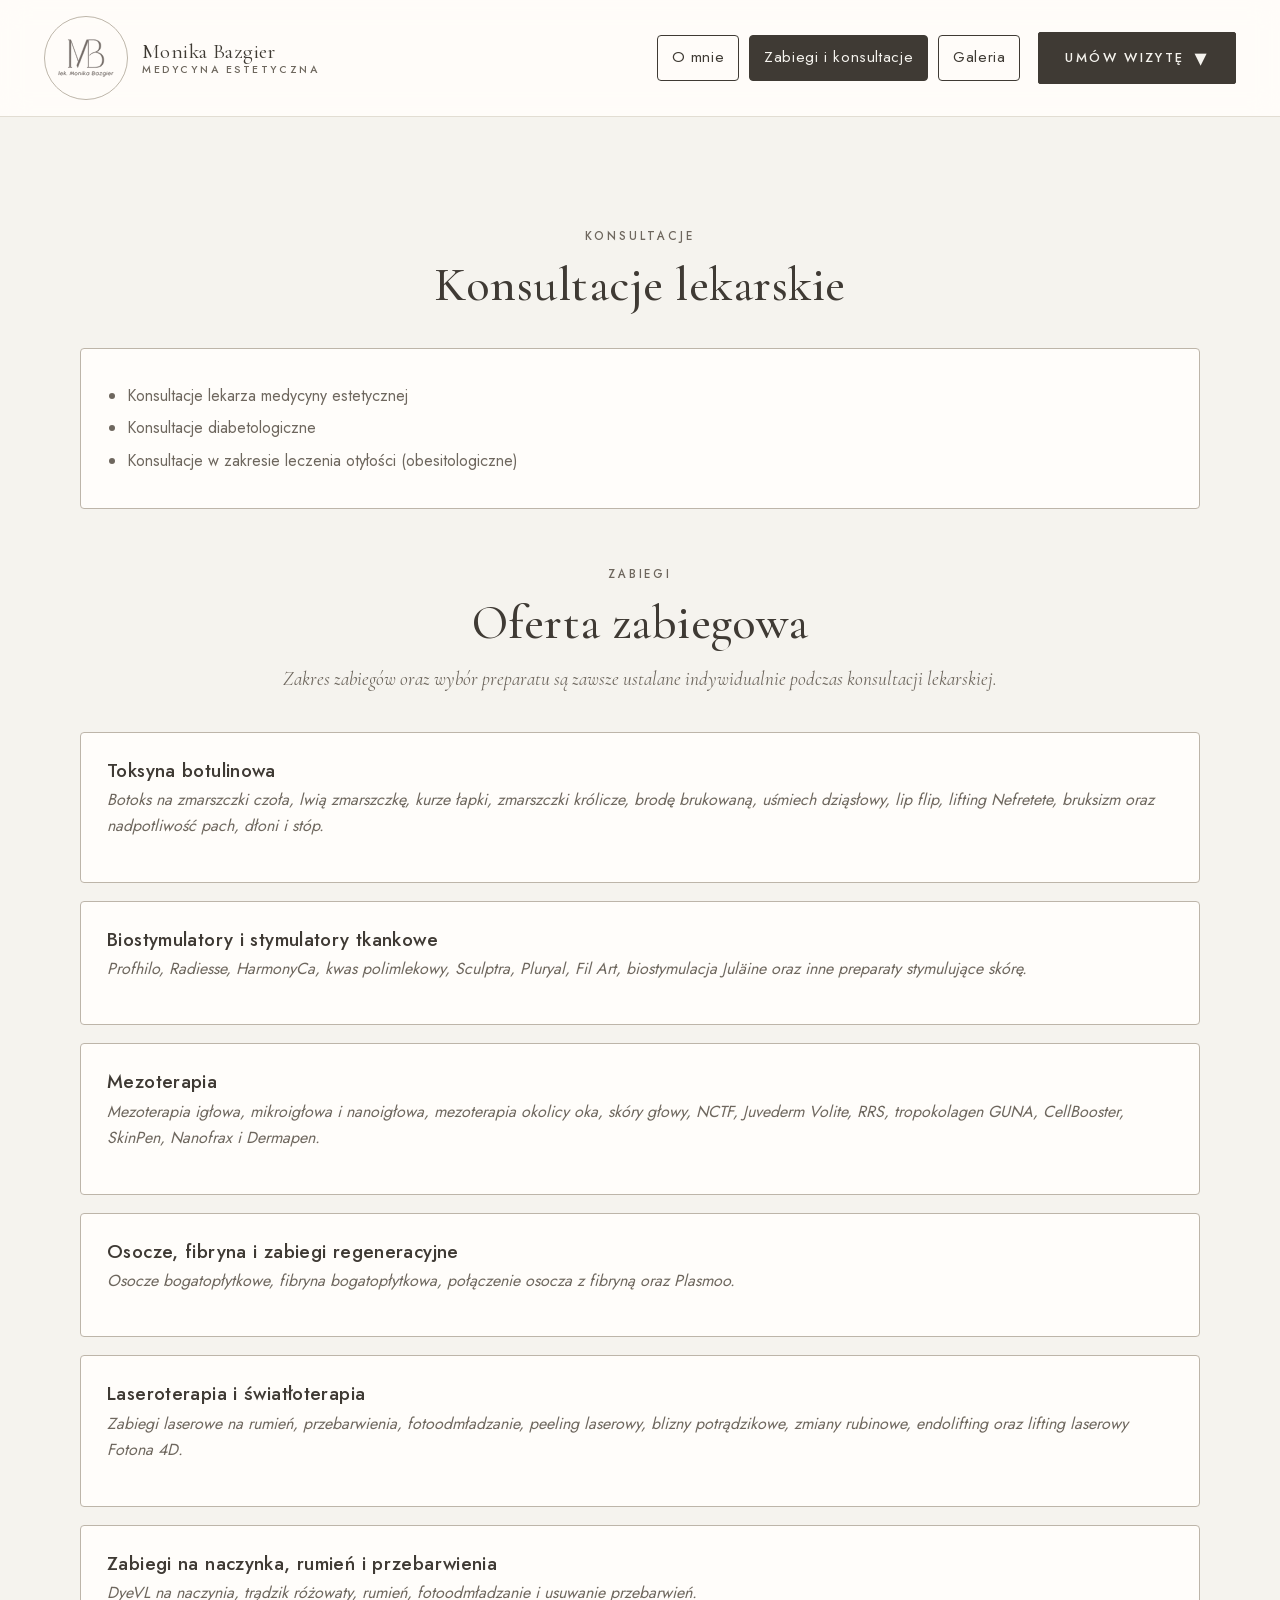
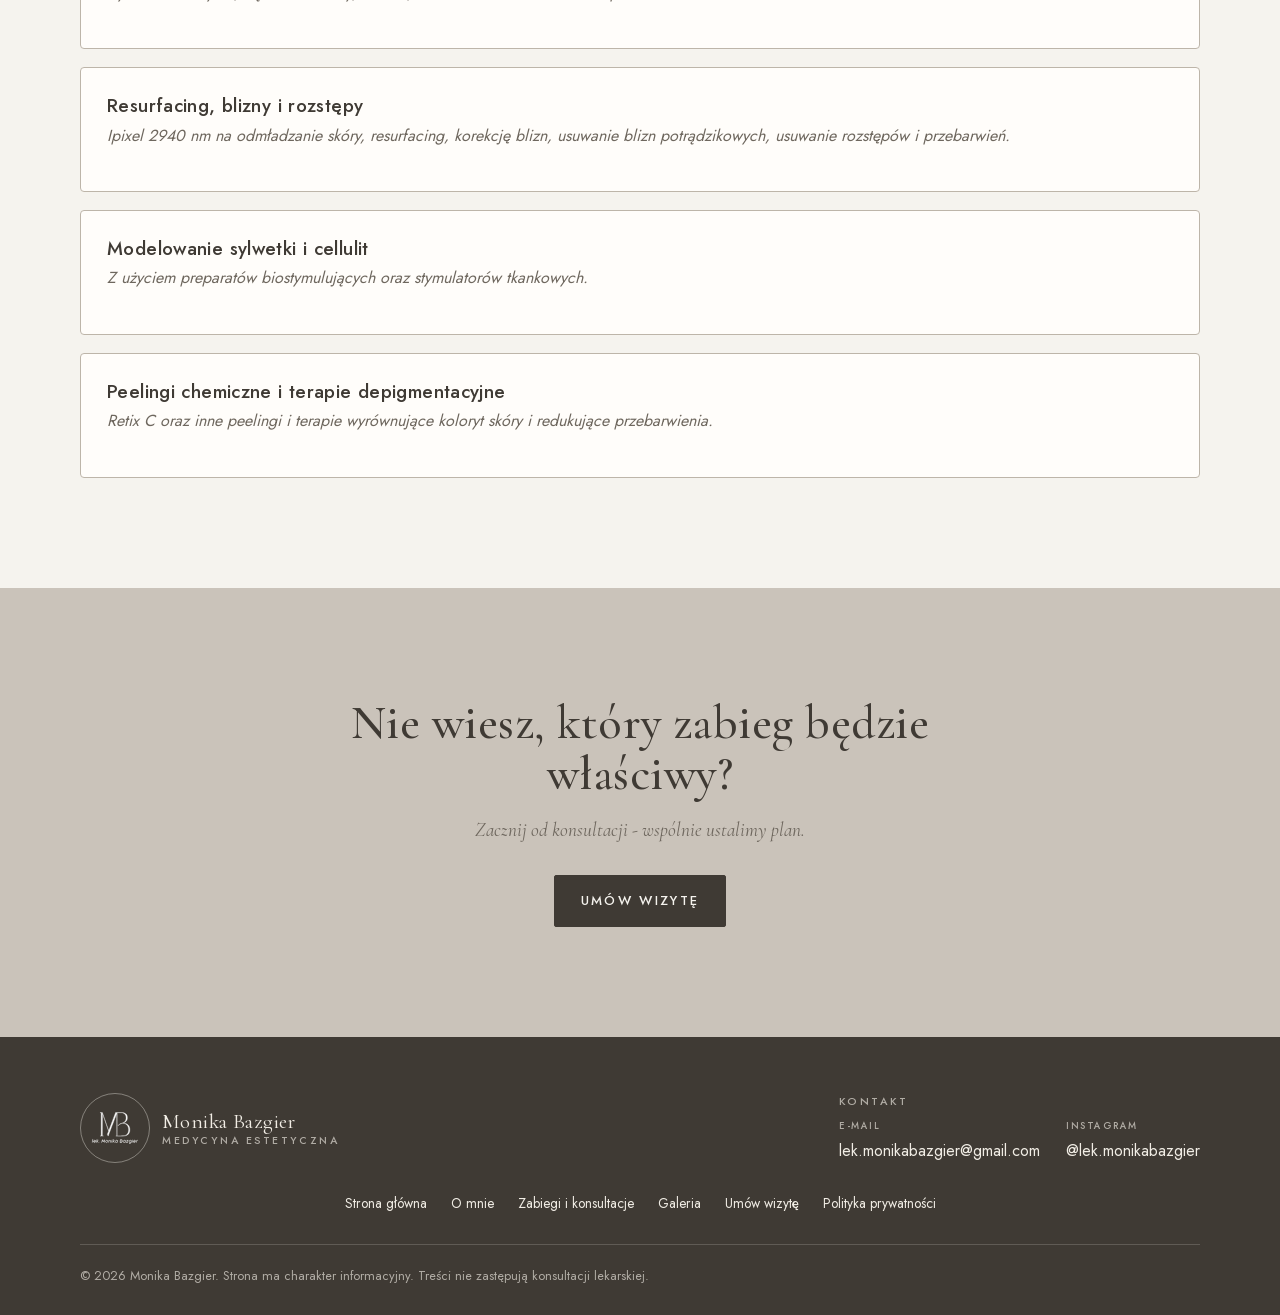
<file: pages/zabiegi.html>
<!doctype html>
<html lang="pl">
  <head>
    <meta charset="utf-8" />
    <meta name="viewport" content="width=device-width, initial-scale=1" />
    <title>Zabiegi medycyny estetycznej Kraków - lek. Monika Bazgier</title>
    <meta
      name="description"
      content="Zabiegi medycyny estetycznej w Krakowie: konsultacje, toksyna botulinowa, biostymulatory, mezoterapia, laseroterapia i modelowanie sylwetki."
    />
    <meta name="robots" content="index,follow" />
    <meta name="theme-color" content="#f5f3ee" />
    <link rel="icon" type="image/svg+xml" href="/assets/icons/favicon.svg" />
    <link rel="canonical" href="https://drmonikabazgier.pl/zabiegi" />
    <meta property="og:type" content="website" />
    <meta property="og:url" content="https://drmonikabazgier.pl/zabiegi" />
    <meta
      property="og:title"
      content="Zabiegi medycyny estetycznej Kraków - lek. Monika Bazgier"
    />
    <meta
      property="og:site_name"
      content="Monika Bazgier - medycyna estetyczna"
    />
    <meta property="og:locale" content="pl_PL" />
    <meta
      property="og:description"
      content="Zabiegi medycyny estetycznej w Krakowie: konsultacje, toksyna botulinowa, biostymulatory, mezoterapia, laseroterapia i modelowanie sylwetki."
    />
    <meta
      property="og:image"
      content="https://drmonikabazgier.pl/assets/images/og/og-image.jpg"
    />
    <meta
      property="og:image:alt"
      content="lek. Monika Bazgier - medycyna estetyczna: Kraków, Dębica, Bochnia"
    />
    <meta property="og:image:width" content="1200" />
    <meta property="og:image:height" content="630" />
    <meta name="twitter:card" content="summary_large_image" />
    <meta
      name="twitter:title"
      content="Zabiegi medycyny estetycznej Kraków - lek. Monika Bazgier"
    />
    <meta
      name="twitter:description"
      content="Zabiegi medycyny estetycznej w Krakowie: konsultacje, toksyna botulinowa, biostymulatory, mezoterapia, laseroterapia i modelowanie sylwetki."
    />
    <meta
      name="twitter:image"
      content="https://drmonikabazgier.pl/assets/images/og/og-image.jpg"
    />
    <link rel="stylesheet" href="/assets/css/fonts.css?v=2026-10-12-1" />
    <link rel="stylesheet" href="/assets/css/main.css?v=2026-10-12-1" />

    <script type="speculationrules">
      {
        "prerender": [
          {
            "source": "document",
            "where": { "href_matches": "/*" },
            "eagerness": "moderate"
          }
        ]
      }
    </script>

    <script type="application/ld+json">
      {
        "@context": "https://schema.org",
        "@type": "Physician",
        "@id": "https://drmonikabazgier.pl/#physician",
        "name": "Monika Bazgier",
        "description": "Lekarz medycyny estetycznej - indywidualne podejście, kwalifikacja i naturalny efekt.",
        "url": "https://drmonikabazgier.pl/",
        "image": "https://drmonikabazgier.pl/assets/images/about/about-photo.jpg",
        "availableService": [
          { "@type": "MedicalProcedure", "name": "Konsultacje lekarskie" },
          { "@type": "MedicalProcedure", "name": "Toksyna botulinowa" },
          {
            "@type": "MedicalProcedure",
            "name": "Biostymulatory i stymulatory tkankowe"
          },
          { "@type": "MedicalProcedure", "name": "Mezoterapia" },
          {
            "@type": "MedicalProcedure",
            "name": "Osocze, fibryna i zabiegi regeneracyjne"
          },
          {
            "@type": "MedicalProcedure",
            "name": "Laseroterapia i światłoterapia"
          },
          {
            "@type": "MedicalProcedure",
            "name": "Zabiegi na naczynka, rumień i przebarwienia"
          },
          {
            "@type": "MedicalProcedure",
            "name": "Resurfacing, blizny i rozstępy"
          },
          {
            "@type": "MedicalProcedure",
            "name": "Modelowanie sylwetki i cellulit"
          },
          {
            "@type": "MedicalProcedure",
            "name": "Peelingi chemiczne i terapie depigmentacyjne"
          }
        ]
      }
    </script>
  </head>
  <body>
    <a class="skip-link" href="#main">Przejdź do treści</a>

    <noscript>
      <nav class="fallback-nav" aria-label="Nawigacja zapasowa">
        <a href="/">Strona główna</a>
        <a href="/o-mnie">O mnie</a>
        <a href="/zabiegi">Zabiegi i konsultacje</a>
        <a href="/galeria">Galeria</a>
        <a href="/umow-wizyte/medycyna-estetyczna">Umów wizytę</a>
      </nav>
    </noscript>

    <header class="site-header" data-header>
      <a class="brand" href="/" aria-label="Monika Bazgier - strona główna">
        <span class="brand__mark" aria-hidden="true"
          ><img
            class="brand__mark-img"
            src="/assets/logos/brand-logo-dark.svg"
            alt=""
            width="759"
            height="513"
            decoding="async"
        /></span>
        <span class="brand__lockup">
          <span class="brand__name">Monika Bazgier</span>
          <span class="brand__meta">Medycyna estetyczna</span>
        </span>
      </a>

      <button
        class="nav-toggle"
        type="button"
        aria-label="Otwórz menu"
        aria-expanded="false"
        aria-controls="site-nav"
        data-menu-button
      >
        <span aria-hidden="true"></span>
        <span aria-hidden="true"></span>
        <span aria-hidden="true"></span>
      </button>

      <nav
        class="site-nav"
        id="site-nav"
        aria-label="Nawigacja główna"
        data-nav
      >
        <a href="/o-mnie" data-navlink>O mnie</a>
        <a href="/zabiegi" data-navlink aria-current="page"
          >Zabiegi i konsultacje</a
        >
        <a href="/galeria" data-navlink>Galeria</a>
        <details class="nav__booking" data-booking>
          <summary class="btn btn--solid nav__cta nav__cta-toggle">
            Umów wizytę
          </summary>
          <div class="nav__booking-menu">
            <a
              href="/umow-wizyte/medycyna-estetyczna"
              data-navlink
              aria-label="Umów wizytę - medycyna estetyczna"
              >Medycyna estetyczna</a
            >
            <a
              href="/umow-wizyte/diabetologia"
              data-navlink
              aria-label="Umów wizytę - Leczenie Otyłości / Diabetologia"
              >Leczenie Otyłości / Diabetologia</a
            >
          </div>
        </details>
      </nav>
    </header>

    <main id="main">
      <section
        class="band band--tight-bottom"
        aria-labelledby="konsultacje-title"
      >
        <div class="container">
          <div class="section-head">
            <p class="kicker">Konsultacje</p>
            <h1 id="konsultacje-title">Konsultacje lekarskie</h1>
          </div>

          <div class="offer-list">
            <article class="offer">
              <ul>
                <li>Konsultacje lekarza medycyny estetycznej</li>
                <li>Konsultacje diabetologiczne</li>
                <li>
                  Konsultacje w zakresie leczenia otyłości (obesitologiczne)
                </li>
              </ul>
            </article>
          </div>
        </div>
      </section>

      <section class="band band--tight-top" aria-labelledby="oferta-title">
        <div class="container">
          <div class="section-head">
            <p class="kicker">Zabiegi</p>
            <h2 id="oferta-title">Oferta zabiegowa</h2>
            <p class="lead">
              Zakres zabiegów oraz wybór preparatu są zawsze ustalane
              indywidualnie podczas konsultacji lekarskiej.
            </p>
          </div>

          <div class="offer-list">
            <article class="offer">
              <h3>Toksyna botulinowa</h3>
              <p class="offer__sub">
                Botoks na zmarszczki czoła, lwią zmarszczkę, kurze łapki,
                zmarszczki królicze, brodę brukowaną, uśmiech dziąsłowy, lip
                flip, lifting Nefretete, bruksizm oraz nadpotliwość pach, dłoni
                i stóp.
              </p>
            </article>

            <article class="offer">
              <h3>Biostymulatory i stymulatory tkankowe</h3>
              <p class="offer__sub">
                Profhilo, Radiesse, HarmonyCa, kwas polimlekowy, Sculptra,
                Pluryal, Fil Art, biostymulacja Juläine oraz inne preparaty
                stymulujące skórę.
              </p>
            </article>

            <article class="offer">
              <h3>Mezoterapia</h3>
              <p class="offer__sub">
                Mezoterapia igłowa, mikroigłowa i nanoigłowa, mezoterapia
                okolicy oka, skóry głowy, NCTF, Juvederm Volite, RRS,
                tropokolagen GUNA, CellBooster, SkinPen, Nanofrax i Dermapen.
              </p>
            </article>

            <article class="offer">
              <h3>Osocze, fibryna i zabiegi regeneracyjne</h3>
              <p class="offer__sub">
                Osocze bogatopłytkowe, fibryna bogatopłytkowa, połączenie osocza
                z fibryną oraz Plasmoo.
              </p>
            </article>

            <article class="offer">
              <h3>Laseroterapia i światłoterapia</h3>
              <p class="offer__sub">
                Zabiegi laserowe na rumień, przebarwienia, fotoodmładzanie,
                peeling laserowy, blizny potrądzikowe, zmiany rubinowe,
                endolifting oraz lifting laserowy Fotona 4D.
              </p>
            </article>

            <article class="offer">
              <h3>Zabiegi na naczynka, rumień i przebarwienia</h3>
              <p class="offer__sub">
                DyeVL na naczynia, trądzik różowaty, rumień, fotoodmładzanie i
                usuwanie przebarwień.
              </p>
            </article>

            <article class="offer">
              <h3>Resurfacing, blizny i rozstępy</h3>
              <p class="offer__sub">
                Ipixel 2940 nm na odmładzanie skóry, resurfacing, korekcję
                blizn, usuwanie blizn potrądzikowych, usuwanie rozstępów i
                przebarwień.
              </p>
            </article>

            <article class="offer">
              <h3>Modelowanie sylwetki i cellulit</h3>
              <p class="offer__sub">
                Z użyciem preparatów biostymulujących oraz stymulatorów
                tkankowych.
              </p>
            </article>

            <article class="offer">
              <h3>Peelingi chemiczne i terapie depigmentacyjne</h3>
              <p class="offer__sub">
                Retix C oraz inne peelingi i terapie wyrównujące koloryt skóry i
                redukujące przebarwienia.
              </p>
            </article>
          </div>
        </div>
      </section>

      <section class="band band--greige" aria-labelledby="cta-title">
        <div class="container section-head">
          <h2 id="cta-title">Nie wiesz, który zabieg będzie właściwy?</h2>
          <p class="lead">Zacznij od konsultacji - wspólnie ustalimy plan.</p>
          <div class="hero__actions">
            <a class="btn btn--solid" href="/umow-wizyte/medycyna-estetyczna">Umów wizytę</a>
          </div>
        </div>
      </section>
    </main>

    <footer class="site-footer">
      <div class="site-footer__inner">
        <div class="site-footer__brand">
          <span class="brand__mark brand__mark--sm" aria-hidden="true"
            ><img
              class="brand__mark-img"
              src="/assets/logos/brand-logo-light.svg"
              alt=""
              width="759"
              height="513"
              decoding="async"
          /></span>
          <span class="brand__lockup">
            <span class="brand__name">Monika Bazgier</span>
            <span class="brand__meta">Medycyna estetyczna</span>
          </span>
        </div>

        <div class="site-footer__contact-group">
          <p class="site-footer__contact-title">Kontakt</p>
          <div class="site-footer__contact">
            <div class="site-footer__contact-item">
              <span class="site-footer__contact-label">E-mail</span>
              <a href="mailto:lek.monikabazgier@gmail.com"
                >lek.monikabazgier@gmail.com</a
              >
            </div>
            <div class="site-footer__contact-item">
              <span class="site-footer__contact-label">Instagram</span>
              <a
                href="https://www.instagram.com/lek.monikabazgier/"
                rel="noopener"
                target="_blank"
                >@lek.monikabazgier
              </a>
            </div>
          </div>
        </div>
      </div>

      <nav class="site-footer__nav" aria-label="Nawigacja w stopce">
        <a href="/">Strona główna</a>
        <a href="/o-mnie">O mnie</a>
        <a href="/zabiegi">Zabiegi i konsultacje</a>
        <a href="/galeria">Galeria</a>
        <a href="/umow-wizyte/medycyna-estetyczna">Umów wizytę</a>
        <a href="/polityka-prywatnosci">Polityka prywatności</a>
      </nav>

      <p class="site-footer__copy">
        &copy; <span data-current-year>2026</span> Monika Bazgier. Strona ma
        charakter informacyjny. Treści nie zastępują konsultacji lekarskiej.
      </p>
    </footer>

    <script src="/assets/js/app.js?v=2026-10-12-1" defer></script>
  </body>
</html>
</file>
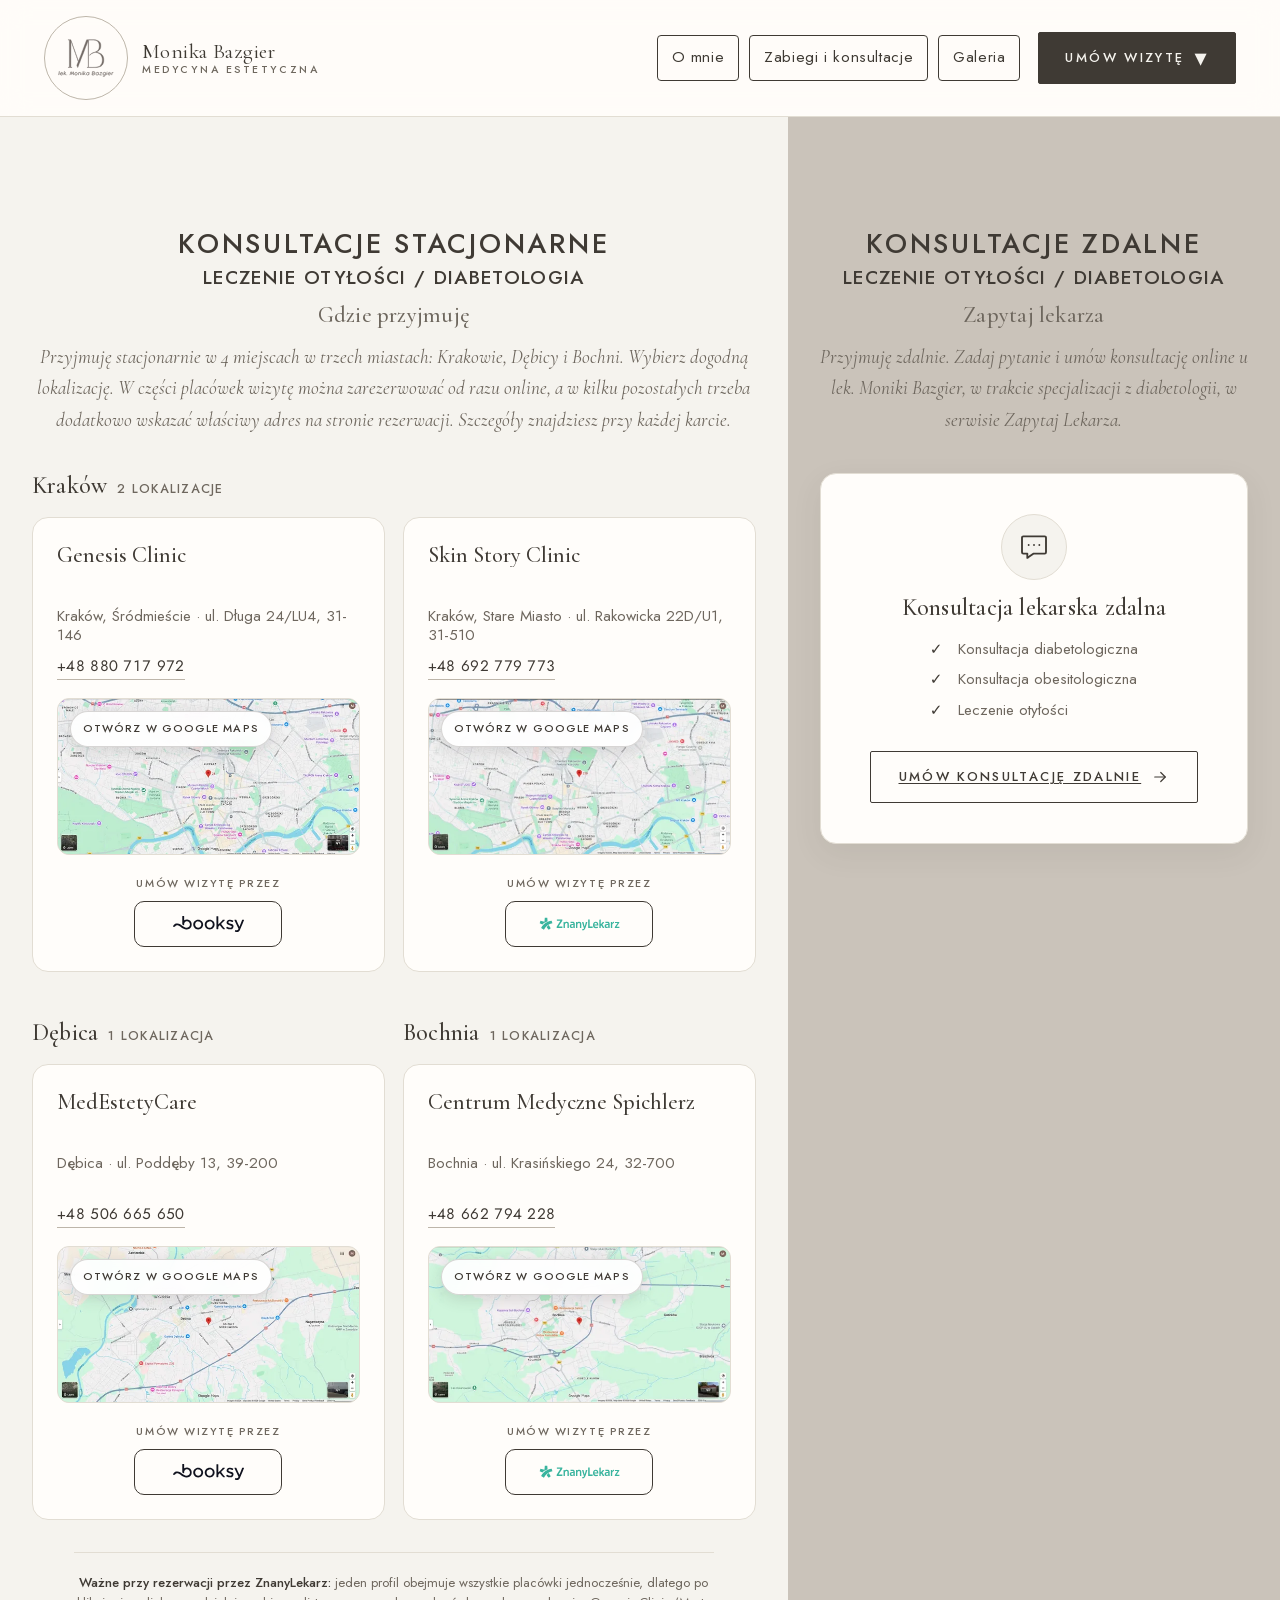
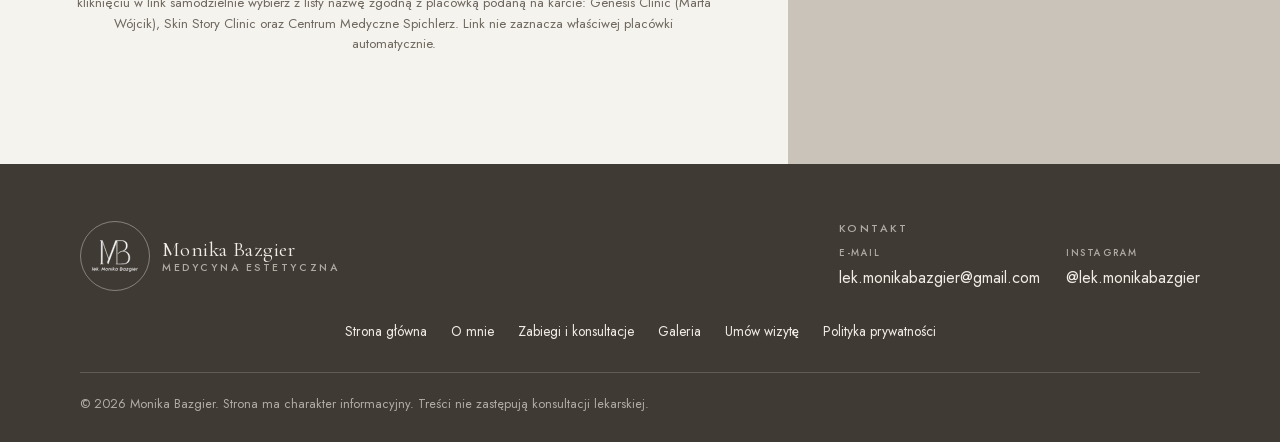
<file: pages/umow-wizyte/diabetologia.html>
<!doctype html>
<html lang="pl">
  <head>
    <meta charset="utf-8" />
    <meta name="viewport" content="width=device-width, initial-scale=1" />
    <title>Umów wizytę - diabetologia | Monika Bazgier</title>
    <meta
      name="description"
      content="Umów wizytę diabetologiczną u lek. Moniki Bazgier - Kraków, Dębica, Bochnia. Rezerwacja online."
    />
    <meta name="robots" content="index,follow" />
    <meta name="theme-color" content="#f5f3ee" />
    <link rel="icon" type="image/svg+xml" href="/assets/icons/favicon.svg" />
    <link rel="canonical" href="https://drmonikabazgier.pl/umow-wizyte/diabetologia" />
    <meta property="og:type" content="website" />
    <meta property="og:url" content="https://drmonikabazgier.pl/umow-wizyte/diabetologia" />
    <meta
      property="og:title"
      content="Umów wizytę - diabetologia | Monika Bazgier"
    />
    <meta
      property="og:site_name"
      content="Monika Bazgier - medycyna estetyczna"
    />
    <meta property="og:locale" content="pl_PL" />
    <meta
      property="og:description"
      content="Umów wizytę diabetologiczną u lek. Moniki Bazgier - Kraków, Dębica, Bochnia. Rezerwacja online."
    />
    <meta
      property="og:image"
      content="https://drmonikabazgier.pl/assets/images/og/og-image.jpg"
    />
    <meta
      property="og:image:alt"
      content="lek. Monika Bazgier - medycyna estetyczna: Kraków, Dębica, Bochnia"
    />
    <meta property="og:image:width" content="1200" />
    <meta property="og:image:height" content="630" />
    <meta name="twitter:card" content="summary_large_image" />
    <meta
      name="twitter:title"
      content="Umów wizytę - diabetologia | Monika Bazgier"
    />
    <meta
      name="twitter:description"
      content="Umów wizytę diabetologiczną u lek. Moniki Bazgier - Kraków, Dębica, Bochnia. Rezerwacja online."
    />
    <meta
      name="twitter:image"
      content="https://drmonikabazgier.pl/assets/images/og/og-image.jpg"
    />
    <link rel="stylesheet" href="/assets/css/fonts.css?v=2026-10-12-1" />
    <link rel="stylesheet" href="/assets/css/main.css?v=2026-10-12-1" />

    <script type="speculationrules">
      {
        "prerender": [
          {
            "source": "document",
            "where": { "href_matches": "/*" },
            "eagerness": "moderate"
          }
        ]
      }
    </script>

    <script type="application/ld+json">
      {
        "@context": "https://schema.org",
        "@type": "Physician",
        "@id": "https://drmonikabazgier.pl/#physician",
        "name": "Monika Bazgier",
        "description": "Lekarz medycyny estetycznej - indywidualne podejście, kwalifikacja i naturalny efekt.",
        "url": "https://drmonikabazgier.pl/",
        "image": "https://drmonikabazgier.pl/assets/images/about/about-photo.jpg",
        "location": [
          {
            "@type": "MedicalClinic",
            "name": "Genesis Clinic",
            "address": {
              "@type": "PostalAddress",
              "streetAddress": "ul. Długa 24/LU4",
              "postalCode": "31-146",
              "addressLocality": "Kraków",
              "addressCountry": "PL"
            }
          },
          {
            "@type": "MedicalClinic",
            "name": "Skin Story Clinic",
            "address": {
              "@type": "PostalAddress",
              "streetAddress": "ul. Rakowicka 22D/U1",
              "postalCode": "31-510",
              "addressLocality": "Kraków",
              "addressCountry": "PL"
            }
          },
          {
            "@type": "MedicalClinic",
            "name": "MedEstetyCare",
            "address": {
              "@type": "PostalAddress",
              "streetAddress": "ul. Poddęby 13",
              "postalCode": "39-200",
              "addressLocality": "Dębica",
              "addressCountry": "PL"
            }
          },
          {
            "@type": "MedicalClinic",
            "name": "Centrum Medyczne Spichlerz",
            "address": {
              "@type": "PostalAddress",
              "streetAddress": "ul. Krasińskiego 24",
              "postalCode": "32-700",
              "addressLocality": "Bochnia",
              "addressCountry": "PL"
            }
          }
        ]
      }
    </script>
  </head>
  <body>
    <a class="skip-link" href="#main">Przejdź do treści</a>

    <noscript>
      <nav class="fallback-nav" aria-label="Nawigacja zapasowa">
        <a href="/">Strona główna</a>
        <a href="/o-mnie">O mnie</a>
        <a href="/zabiegi">Zabiegi i konsultacje</a>
        <a href="/galeria">Galeria</a>
        <a href="/umow-wizyte/medycyna-estetyczna">Umów wizytę</a>
      </nav>
    </noscript>

    <header class="site-header" data-header>
      <a class="brand" href="/" aria-label="Monika Bazgier - strona główna">
        <span class="brand__mark" aria-hidden="true"
          ><img
            class="brand__mark-img"
            src="/assets/logos/brand-logo-dark.svg"
            alt=""
            width="759"
            height="513"
            decoding="async"
        /></span>
        <span class="brand__lockup">
          <span class="brand__name">Monika Bazgier</span>
          <span class="brand__meta">Medycyna estetyczna</span>
        </span>
      </a>

      <button
        class="nav-toggle"
        type="button"
        aria-label="Otwórz menu"
        aria-expanded="false"
        aria-controls="site-nav"
        data-menu-button
      >
        <span aria-hidden="true"></span>
        <span aria-hidden="true"></span>
        <span aria-hidden="true"></span>
      </button>

      <nav
        class="site-nav"
        id="site-nav"
        aria-label="Nawigacja główna"
        data-nav
      >
        <a href="/o-mnie" data-navlink>O mnie</a>
        <a href="/zabiegi" data-navlink>Zabiegi i konsultacje</a>
        <a href="/galeria" data-navlink>Galeria</a>
        <details class="nav__booking" data-booking>
          <summary
            class="btn btn--solid nav__cta nav__cta-toggle"
            aria-current="page"
          >
            Umów wizytę
          </summary>
          <div class="nav__booking-menu">
            <a
              href="/umow-wizyte/medycyna-estetyczna"
              data-navlink
              aria-label="Umów wizytę - medycyna estetyczna"
              >Medycyna estetyczna</a
            >
            <a
              href="/umow-wizyte/diabetologia"
              data-navlink
              aria-label="Umów wizytę - Leczenie Otyłości / Diabetologia"
              >Leczenie Otyłości / Diabetologia</a
            >
          </div>
        </details>
      </nav>
    </header>

    <main id="main" class="booking-split">
      <section class="band" aria-labelledby="placowki-title">
        <div class="container">
          <div class="section-head section-head--spec">
            <p class="kicker kicker--lg">Konsultacje stacjonarne</p>
            <p class="kicker kicker--sub">Leczenie otyłości / diabetologia</p>
            <h1 id="placowki-title">Gdzie przyjmuję</h1>
            <p class="lead">
              Przyjmuję stacjonarnie w 4 miejscach w trzech miastach:
              Krakowie, Dębicy i Bochni. Wybierz dogodną lokalizację. W części
              placówek wizytę można zarezerwować od razu online, a w kilku
              pozostałych trzeba dodatkowo wskazać właściwy adres na stronie
              rezerwacji. Szczegóły znajdziesz przy każdej karcie.
            </p>
          </div>

          <div class="locations-groups locations-groups--center">
            <div class="locations-group">
              <h2 class="locations-group__title">
                Kraków
                <span class="locations-group__count">2 lokalizacje</span>
              </h2>
              <div class="locations">
                <article class="location-card">
                  <div class="location-card__head">
                    <span class="location-card__name">Genesis Clinic</span>
                  </div>
                  <span class="location-card__addr"
                    >Kraków, Śródmieście · ul. Długa 24/LU4, 31-146</span
                  >
                  <a
                    class="location-card__phone"
                    href="tel:+48880717972"
                    aria-label="Zadzwoń: Genesis Clinic, +48 880 717 972"
                    >+48 880 717 972</a
                  >
                  <div class="location-card__map">
                    <a
                      class="location-card__map-link"
                      href="https://www.google.com/maps/search/?api=1&amp;query=D%C5%82uga%2024%2C%2031-146%20Krak%C3%B3w%2C%20Poland"
                      target="_blank"
                      rel="noopener noreferrer"
                      aria-label="Otwórz lokalizację Długa 24 w Google Maps (nowa karta)"
                    >
                      <img
                        class="location-card__map-image"
                        src="/assets/images/maps/dluga-24-krakow-580.webp"
                        srcset="
                          /assets/images/maps/dluga-24-krakow-580.webp  580w,
                          /assets/images/maps/dluga-24-krakow-900.webp  900w
                        "
                        sizes="(min-width: 900px) 230px, (min-width: 560px) 45vw, 80vw"
                        alt="Mapa okolicy ulicy Długiej 24 w Krakowie"
                        width="580"
                        height="301"
                        loading="lazy"
                        decoding="async"
                      />
                      <span class="location-card__map-action"
                        >Otwórz w Google Maps</span
                      >
                    </a>
                  </div>
                  <div class="location-card__footer">
                    <p class="location-card__book-label">Umów wizytę przez</p>
                    <div
                      class="location-card__platforms location-card__platforms--single"
                    >
                      <a
                        class="location-card__platform"
                        href="https://booksy.com/pl-pl/288545_genesis-clinic_medycyna-estetyczna_8820_krakow/staffer/821994#ba_s=sr_1"
                        target="_blank"
                        rel="noopener"
                        aria-label="Umów wizytę w Genesis Clinic przez Booksy"
                      >
                        <img
                          class="location-card__platform-logo"
                          src="/assets/logos/booksy.svg"
                          alt="Booksy"
                          width="220"
                          height="50"
                          loading="lazy"
                          decoding="async"
                        />
                      </a>
                    </div>
                  </div>
                </article>
                <article class="location-card">
                  <div class="location-card__head">
                    <span class="location-card__name">Skin Story Clinic</span>
                  </div>
                  <span class="location-card__addr"
                    >Kraków, Stare Miasto · ul. Rakowicka 22D/U1, 31-510</span
                  >
                  <a
                    class="location-card__phone"
                    href="tel:+48692779773"
                    aria-label="Zadzwoń: Skin Story Clinic, +48 692 779 773"
                    >+48 692 779 773</a
                  >
                  <div class="location-card__map">
                    <a
                      class="location-card__map-link"
                      href="https://www.google.com/maps/search/?api=1&amp;query=Rakowicka%2022D%2C%2031-510%20Krak%C3%B3w%2C%20Poland"
                      target="_blank"
                      rel="noopener noreferrer"
                      aria-label="Otwórz lokalizację Rakowicka 22D w Google Maps (nowa karta)"
                    >
                      <img
                        class="location-card__map-image"
                        src="/assets/images/maps/rakowicka-22d-krakow-580.webp"
                        srcset="
                          /assets/images/maps/rakowicka-22d-krakow-580.webp  580w,
                          /assets/images/maps/rakowicka-22d-krakow-900.webp  900w
                        "
                        sizes="(min-width: 900px) 230px, (min-width: 560px) 45vw, 80vw"
                        alt="Mapa okolicy ulicy Rakowickiej 22D w Krakowie"
                        width="580"
                        height="302"
                        loading="lazy"
                        decoding="async"
                      />
                      <span class="location-card__map-action"
                        >Otwórz w Google Maps</span
                      >
                    </a>
                  </div>
                  <div class="location-card__footer">
                    <p class="location-card__book-label">Umów wizytę przez</p>
                    <div
                      class="location-card__platforms location-card__platforms--single"
                    >
                      <a
                        class="location-card__platform"
                        href="https://www.znanylekarz.pl/placowki/skin-story-clinic"
                        target="_blank"
                        rel="noopener"
                        aria-label="Umów wizytę w Skin Story Clinic przez ZnanyLekarz"
                      >
                        <img
                          class="location-card__platform-logo"
                          src="/assets/logos/znany-lekarz.svg"
                          alt="ZnanyLekarz"
                          width="507"
                          height="98"
                          loading="lazy"
                          decoding="async"
                        />
                      </a>
                    </div>
                  </div>
                </article>
              </div>
            </div>

            <div class="locations-group">
              <h2 class="locations-group__title">
                Dębica
                <span class="locations-group__count">1 lokalizacja</span>
              </h2>
              <div class="locations">
                <article class="location-card">
                  <div class="location-card__head">
                    <span class="location-card__name">MedEstetyCare</span>
                  </div>
                  <span class="location-card__addr"
                    >Dębica · ul. Poddęby 13, 39-200</span
                  >
                  <a
                    class="location-card__phone"
                    href="tel:+48506665650"
                    aria-label="Zadzwoń: MedEstetyCare, +48 506 665 650"
                    >+48 506 665 650</a
                  >
                  <div class="location-card__map">
                    <a
                      class="location-card__map-link"
                      href="https://www.google.com/maps/search/?api=1&amp;query=Podd%C4%99by%2013%2C%2039-200%20D%C4%99bica%2C%20Poland"
                      target="_blank"
                      rel="noopener noreferrer"
                      aria-label="Otwórz lokalizację Poddęby 13 w Google Maps (nowa karta)"
                    >
                      <img
                        class="location-card__map-image"
                        src="/assets/images/maps/poddeby-13-debica-580.webp"
                        srcset="
                          /assets/images/maps/poddeby-13-debica-580.webp  580w,
                          /assets/images/maps/poddeby-13-debica-900.webp  900w
                        "
                        sizes="(min-width: 900px) 230px, (min-width: 560px) 45vw, 80vw"
                        alt="Mapa okolicy ulicy Poddęby 13 w Dębicy"
                        width="580"
                        height="299"
                        loading="lazy"
                        decoding="async"
                      />
                      <span class="location-card__map-action"
                        >Otwórz w Google Maps</span
                      >
                    </a>
                  </div>
                  <div class="location-card__footer">
                    <p class="location-card__book-label">Umów wizytę przez</p>
                    <div
                      class="location-card__platforms location-card__platforms--single"
                    >
                      <a
                        class="location-card__platform"
                        href="https://booksy.com/pl-pl/153658_medestetycare-marka-dr-pyla-holistyczne-podejscie-do-urody-i-zdrowia_medycyna-estetyczna_11501_debica/staffer/807356#ba_s=sr_1"
                        target="_blank"
                        rel="noopener"
                        aria-label="Umów wizytę w MedEstetyCare przez Booksy"
                      >
                        <img
                          class="location-card__platform-logo"
                          src="/assets/logos/booksy.svg"
                          alt="Booksy"
                          width="220"
                          height="50"
                          loading="lazy"
                          decoding="async"
                        />
                      </a>
                    </div>
                  </div>
                </article>
              </div>
            </div>

            <div class="locations-group">
              <h2 class="locations-group__title">
                Bochnia
                <span class="locations-group__count">1 lokalizacja</span>
              </h2>
              <div class="locations">
                <article class="location-card">
                  <div class="location-card__head">
                    <span class="location-card__name"
                      >Centrum Medyczne Spichlerz</span
                    >
                  </div>
                  <span class="location-card__addr"
                    >Bochnia · ul. Krasińskiego 24, 32-700</span
                  >
                  <a
                    class="location-card__phone"
                    href="tel:+48662794228"
                    aria-label="Zadzwoń: Centrum Medyczne Spichlerz, +48 662 794 228"
                    >+48 662 794 228</a
                  >
                  <div class="location-card__map">
                    <a
                      class="location-card__map-link"
                      href="https://www.google.com/maps/search/?api=1&amp;query=Krasi%C5%84skiego%2024%2C%2032-700%20Bochnia%2C%20Poland"
                      target="_blank"
                      rel="noopener noreferrer"
                      aria-label="Otwórz lokalizację Krasińskiego 24 w Google Maps (nowa karta)"
                    >
                      <img
                        class="location-card__map-image"
                        src="/assets/images/maps/krasinskiego-24-bochnia-580.webp"
                        srcset="
                          /assets/images/maps/krasinskiego-24-bochnia-580.webp  580w,
                          /assets/images/maps/krasinskiego-24-bochnia-900.webp  900w
                        "
                        sizes="(min-width: 900px) 230px, (min-width: 560px) 45vw, 80vw"
                        alt="Mapa okolicy ulicy Krasińskiego 24 w Bochni"
                        width="580"
                        height="300"
                        loading="lazy"
                        decoding="async"
                      />
                      <span class="location-card__map-action"
                        >Otwórz w Google Maps</span
                      >
                    </a>
                  </div>
                  <div class="location-card__footer">
                    <p class="location-card__book-label">Umów wizytę przez</p>
                    <div
                      class="location-card__platforms location-card__platforms--single"
                    >
                      <a
                        class="location-card__platform"
                        href="https://www.znanylekarz.pl/placowki/centrum-medyczne-spichlerz"
                        target="_blank"
                        rel="noopener"
                        aria-label="Umów wizytę w Centrum Medyczne Spichlerz przez ZnanyLekarz"
                      >
                        <img
                          class="location-card__platform-logo"
                          src="/assets/logos/znany-lekarz.svg"
                          alt="ZnanyLekarz"
                          width="507"
                          height="98"
                          loading="lazy"
                          decoding="async"
                        />
                      </a>
                    </div>
                  </div>
                </article>
              </div>
            </div>
          </div>

          <div class="locations-notes">
            <p class="locations-note">
              <strong>Ważne przy rezerwacji przez ZnanyLekarz:</strong> jeden
              profil obejmuje wszystkie placówki jednocześnie, dlatego po
              kliknięciu w link samodzielnie wybierz z listy nazwę zgodną z
              placówką podaną na karcie: Genesis Clinic (Marta Wójcik), Skin
              Story Clinic oraz Centrum Medyczne Spichlerz. Link nie zaznacza
              właściwej placówki automatycznie.
            </p>
          </div>
        </div>
      </section>

      <section class="band band--greige" aria-labelledby="zapytaj-title">
        <div class="container">
          <div class="section-head section-head--spec">
            <p class="kicker kicker--lg">Konsultacje zdalne</p>
            <p class="kicker kicker--sub">Leczenie otyłości / diabetologia</p>
            <h2 id="zapytaj-title">Zapytaj lekarza</h2>
            <p class="lead">
              Przyjmuję zdalnie. Zadaj pytanie i umów konsultację online u lek.
              Moniki Bazgier, w trakcie specjalizacji z diabetologii, w
              serwisie Zapytaj Lekarza.
            </p>
          </div>

          <div class="ask-doctor">
            <div class="ask-card">
              <span class="ask-card__icon" aria-hidden="true">
                <svg
                  viewBox="0 0 24 24"
                  fill="none"
                  stroke="currentColor"
                  stroke-width="1.4"
                  stroke-linecap="round"
                  stroke-linejoin="round"
                  focusable="false"
                >
                  <path
                    d="M20 4H4a1 1 0 0 0-1 1v11a1 1 0 0 0 1 1h3v3.2L11.5 17H20a1 1 0 0 0 1-1V5a1 1 0 0 0-1-1Z"
                  />
                  <path d="M8 10.5h.01M12 10.5h.01M16 10.5h.01" />
                </svg>
              </span>
              <span class="ask-card__title">Konsultacja lekarska zdalna</span>
              <ul class="ask-card__points">
                <li>Konsultacja diabetologiczna</li>
                <li>Konsultacja obesitologiczna</li>
                <li>Leczenie otyłości</li>
              </ul>
              <a
                class="ask-card__action"
                href="https://zapytaj-lekarza.pl/specjalista/lekarz-monika-bazgier"
                target="_blank"
                rel="noopener"
                aria-label="Umów konsultację zdalnie w serwisie Zapytaj Lekarza (otwiera się w nowej karcie)"
              >
                Umów konsultację zdalnie
                <svg
                  viewBox="0 0 24 24"
                  fill="none"
                  stroke="currentColor"
                  stroke-width="1.6"
                  stroke-linecap="round"
                  stroke-linejoin="round"
                  aria-hidden="true"
                  focusable="false"
                >
                  <path d="M5 12h14" />
                  <path d="m13 6 6 6-6 6" />
                </svg>
              </a>
            </div>
          </div>
        </div>
      </section>
    </main>

    <footer class="site-footer">
      <div class="site-footer__inner">
        <div class="site-footer__brand">
          <span class="brand__mark brand__mark--sm" aria-hidden="true"
            ><img
              class="brand__mark-img"
              src="/assets/logos/brand-logo-light.svg"
              alt=""
              width="759"
              height="513"
              decoding="async"
          /></span>
          <span class="brand__lockup">
            <span class="brand__name">Monika Bazgier</span>
            <span class="brand__meta">Medycyna estetyczna</span>
          </span>
        </div>

        <div class="site-footer__contact-group">
          <p class="site-footer__contact-title">Kontakt</p>
          <div class="site-footer__contact">
            <div class="site-footer__contact-item">
              <span class="site-footer__contact-label">E-mail</span>
              <a href="mailto:lek.monikabazgier@gmail.com"
                >lek.monikabazgier@gmail.com</a
              >
            </div>
            <div class="site-footer__contact-item">
              <span class="site-footer__contact-label">Instagram</span>
              <a
                href="https://www.instagram.com/lek.monikabazgier/"
                rel="noopener"
                target="_blank"
                >@lek.monikabazgier
              </a>
            </div>
          </div>
        </div>
      </div>

      <nav class="site-footer__nav" aria-label="Nawigacja w stopce">
        <a href="/">Strona główna</a>
        <a href="/o-mnie">O mnie</a>
        <a href="/zabiegi">Zabiegi i konsultacje</a>
        <a href="/galeria">Galeria</a>
        <a href="/umow-wizyte/medycyna-estetyczna">Umów wizytę</a>
        <a href="/polityka-prywatnosci">Polityka prywatności</a>
      </nav>

      <p class="site-footer__copy">
        &copy; <span data-current-year>2026</span> Monika Bazgier. Strona ma
        charakter informacyjny. Treści nie zastępują konsultacji lekarskiej.
      </p>
    </footer>

    <script src="/assets/js/app.js?v=2026-10-12-1" defer></script>
  </body>
</html>
</file>
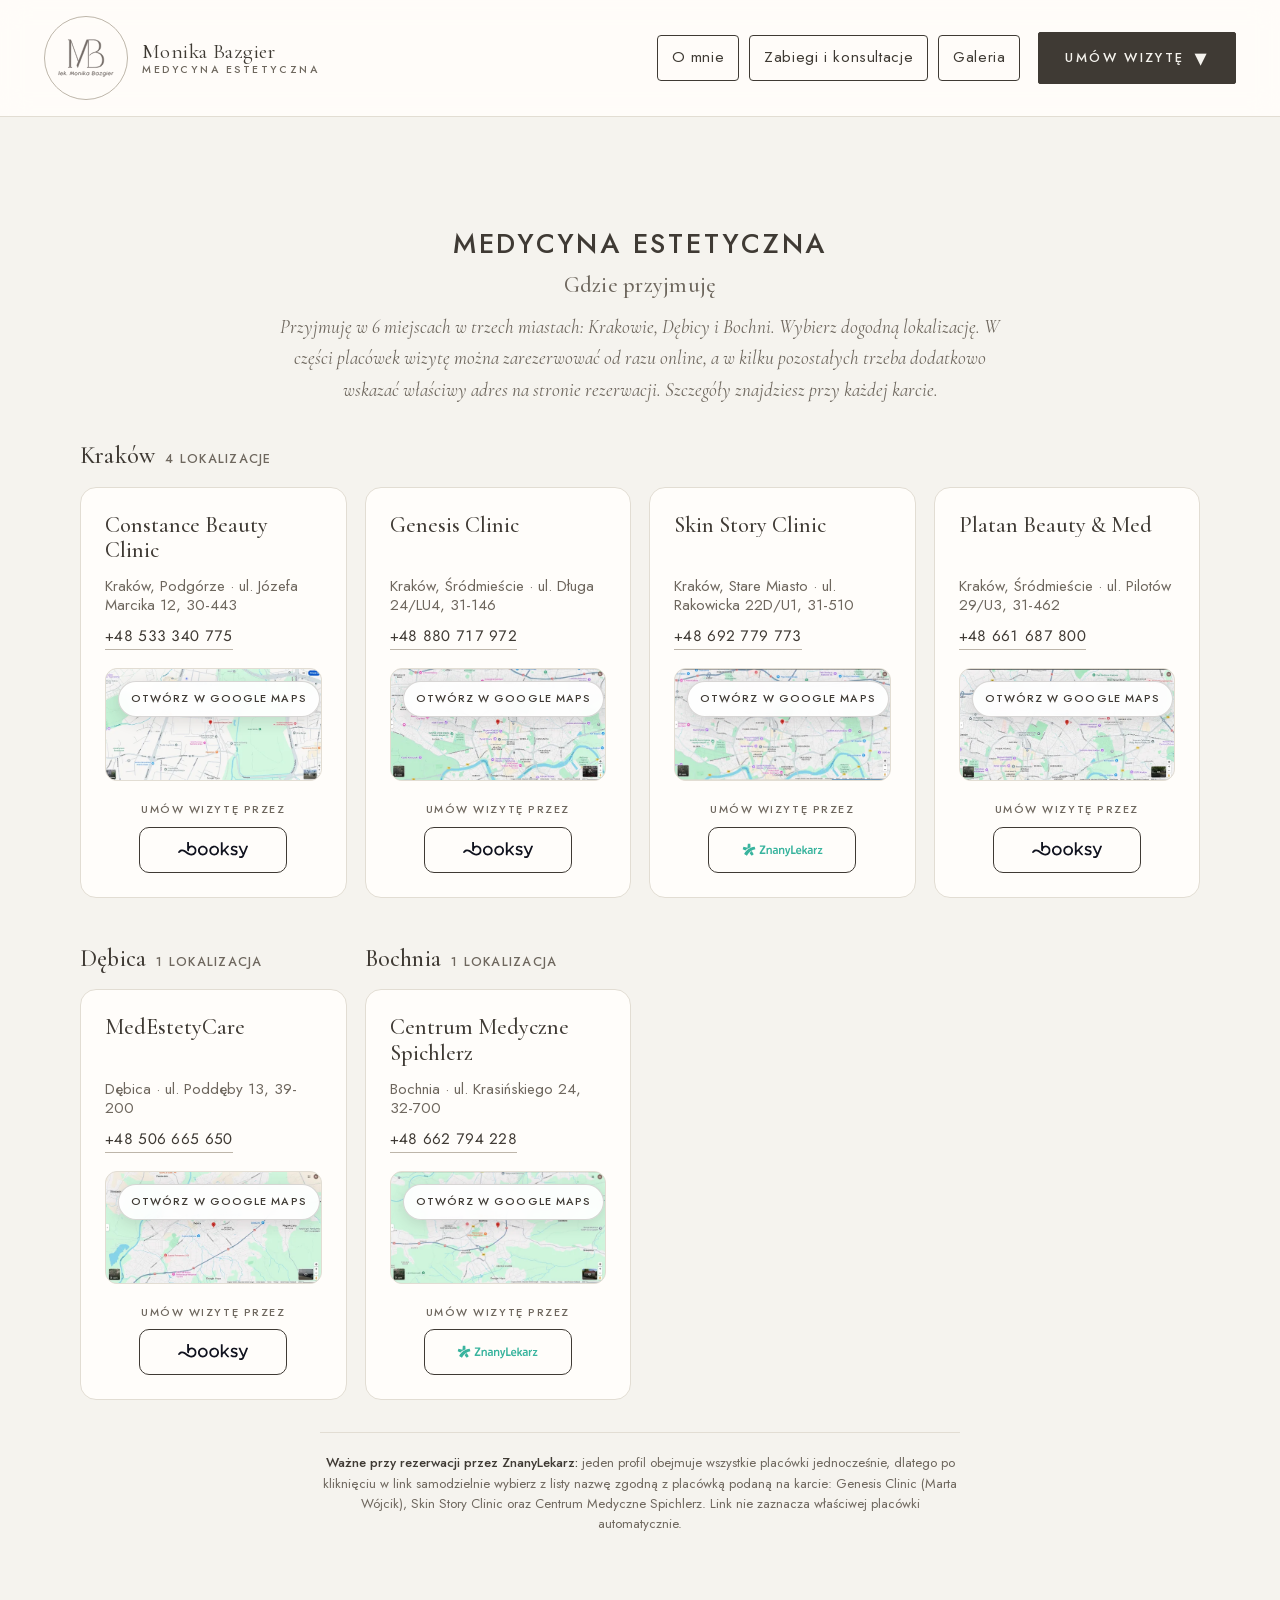
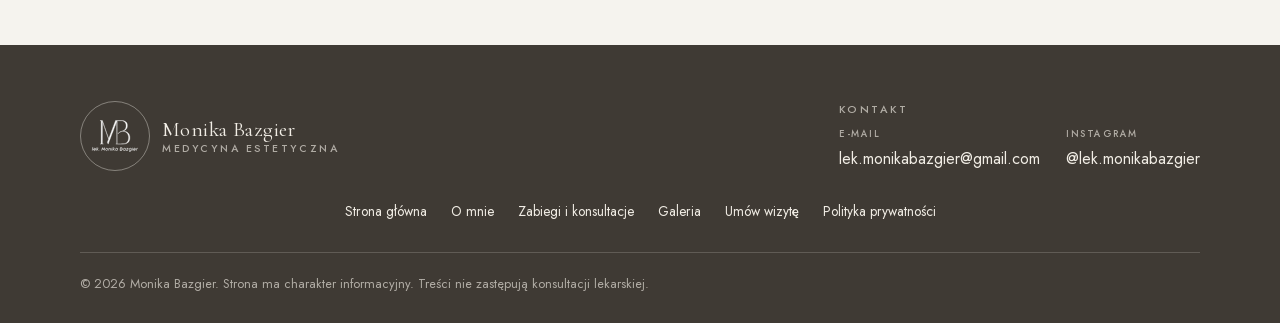
<file: pages/umow-wizyte/medycyna-estetyczna.html>
<!doctype html>
<html lang="pl">
  <head>
    <meta charset="utf-8" />
    <meta name="viewport" content="width=device-width, initial-scale=1" />
    <title>Umów wizytę - medycyna estetyczna | Monika Bazgier</title>
    <meta
      name="description"
      content="Umów wizytę z zakresu medycyny estetycznej u lek. Moniki Bazgier - Kraków, Dębica, Bochnia. Rezerwacja online."
    />
    <meta name="robots" content="index,follow" />
    <meta name="theme-color" content="#f5f3ee" />
    <link rel="icon" type="image/svg+xml" href="/assets/icons/favicon.svg" />
    <link rel="canonical" href="https://drmonikabazgier.pl/umow-wizyte/medycyna-estetyczna" />
    <meta property="og:type" content="website" />
    <meta property="og:url" content="https://drmonikabazgier.pl/umow-wizyte/medycyna-estetyczna" />
    <meta
      property="og:title"
      content="Umów wizytę - medycyna estetyczna | Monika Bazgier"
    />
    <meta
      property="og:site_name"
      content="Monika Bazgier - medycyna estetyczna"
    />
    <meta property="og:locale" content="pl_PL" />
    <meta
      property="og:description"
      content="Umów wizytę z zakresu medycyny estetycznej u lek. Moniki Bazgier - Kraków, Dębica, Bochnia. Rezerwacja online."
    />
    <meta
      property="og:image"
      content="https://drmonikabazgier.pl/assets/images/og/og-image.jpg"
    />
    <meta
      property="og:image:alt"
      content="lek. Monika Bazgier - medycyna estetyczna: Kraków, Dębica, Bochnia"
    />
    <meta property="og:image:width" content="1200" />
    <meta property="og:image:height" content="630" />
    <meta name="twitter:card" content="summary_large_image" />
    <meta
      name="twitter:title"
      content="Umów wizytę - medycyna estetyczna | Monika Bazgier"
    />
    <meta
      name="twitter:description"
      content="Umów wizytę z zakresu medycyny estetycznej u lek. Moniki Bazgier - Kraków, Dębica, Bochnia. Rezerwacja online."
    />
    <meta
      name="twitter:image"
      content="https://drmonikabazgier.pl/assets/images/og/og-image.jpg"
    />
    <link rel="stylesheet" href="/assets/css/fonts.css?v=2026-10-12-1" />
    <link rel="stylesheet" href="/assets/css/main.css?v=2026-10-12-1" />

    <script type="speculationrules">
      {
        "prerender": [
          {
            "source": "document",
            "where": { "href_matches": "/*" },
            "eagerness": "moderate"
          }
        ]
      }
    </script>

    <script type="application/ld+json">
      {
        "@context": "https://schema.org",
        "@type": "Physician",
        "@id": "https://drmonikabazgier.pl/#physician",
        "name": "Monika Bazgier",
        "description": "Lekarz medycyny estetycznej - indywidualne podejście, kwalifikacja i naturalny efekt.",
        "url": "https://drmonikabazgier.pl/",
        "image": "https://drmonikabazgier.pl/assets/images/about/about-photo.jpg",
        "location": [
          {
            "@type": "MedicalClinic",
            "name": "Platan Beauty & Med",
            "address": {
              "@type": "PostalAddress",
              "streetAddress": "ul. Pilotów 29/U3",
              "postalCode": "31-462",
              "addressLocality": "Kraków",
              "addressCountry": "PL"
            }
          },
          {
            "@type": "MedicalClinic",
            "name": "Genesis Clinic",
            "address": {
              "@type": "PostalAddress",
              "streetAddress": "ul. Długa 24/LU4",
              "postalCode": "31-146",
              "addressLocality": "Kraków",
              "addressCountry": "PL"
            }
          },
          {
            "@type": "MedicalClinic",
            "name": "Skin Story Clinic",
            "address": {
              "@type": "PostalAddress",
              "streetAddress": "ul. Rakowicka 22D/U1",
              "postalCode": "31-510",
              "addressLocality": "Kraków",
              "addressCountry": "PL"
            }
          },
          {
            "@type": "MedicalClinic",
            "name": "Constance Beauty Clinic",
            "address": {
              "@type": "PostalAddress",
              "streetAddress": "ul. Józefa Marcika 12",
              "postalCode": "30-443",
              "addressLocality": "Kraków",
              "addressCountry": "PL"
            }
          },
          {
            "@type": "MedicalClinic",
            "name": "MedEstetyCare",
            "address": {
              "@type": "PostalAddress",
              "streetAddress": "ul. Poddęby 13",
              "postalCode": "39-200",
              "addressLocality": "Dębica",
              "addressCountry": "PL"
            }
          },
          {
            "@type": "MedicalClinic",
            "name": "Centrum Medyczne Spichlerz",
            "address": {
              "@type": "PostalAddress",
              "streetAddress": "ul. Krasińskiego 24",
              "postalCode": "32-700",
              "addressLocality": "Bochnia",
              "addressCountry": "PL"
            }
          }
        ]
      }
    </script>
  </head>
  <body>
    <a class="skip-link" href="#main">Przejdź do treści</a>

    <noscript>
      <nav class="fallback-nav" aria-label="Nawigacja zapasowa">
        <a href="/">Strona główna</a>
        <a href="/o-mnie">O mnie</a>
        <a href="/zabiegi">Zabiegi i konsultacje</a>
        <a href="/galeria">Galeria</a>
        <a href="/umow-wizyte/medycyna-estetyczna">Umów wizytę</a>
      </nav>
    </noscript>

    <header class="site-header" data-header>
      <a class="brand" href="/" aria-label="Monika Bazgier - strona główna">
        <span class="brand__mark" aria-hidden="true"
          ><img
            class="brand__mark-img"
            src="/assets/logos/brand-logo-dark.svg"
            alt=""
            width="759"
            height="513"
            decoding="async"
        /></span>
        <span class="brand__lockup">
          <span class="brand__name">Monika Bazgier</span>
          <span class="brand__meta">Medycyna estetyczna</span>
        </span>
      </a>

      <button
        class="nav-toggle"
        type="button"
        aria-label="Otwórz menu"
        aria-expanded="false"
        aria-controls="site-nav"
        data-menu-button
      >
        <span aria-hidden="true"></span>
        <span aria-hidden="true"></span>
        <span aria-hidden="true"></span>
      </button>

      <nav
        class="site-nav"
        id="site-nav"
        aria-label="Nawigacja główna"
        data-nav
      >
        <a href="/o-mnie" data-navlink>O mnie</a>
        <a href="/zabiegi" data-navlink>Zabiegi i konsultacje</a>
        <a href="/galeria" data-navlink>Galeria</a>
        <details class="nav__booking" data-booking>
          <summary
            class="btn btn--solid nav__cta nav__cta-toggle"
            aria-current="page"
          >
            Umów wizytę
          </summary>
          <div class="nav__booking-menu">
            <a
              href="/umow-wizyte/medycyna-estetyczna"
              data-navlink
              aria-label="Umów wizytę - medycyna estetyczna"
              >Medycyna estetyczna</a
            >
            <a
              href="/umow-wizyte/diabetologia"
              data-navlink
              aria-label="Umów wizytę - Leczenie Otyłości / Diabetologia"
              >Leczenie Otyłości / Diabetologia</a
            >
          </div>
        </details>
      </nav>
    </header>

    <main id="main">
      <section class="band" aria-labelledby="placowki-title">
        <div class="container">
          <div class="section-head section-head--spec">
            <p class="kicker kicker--lg">Medycyna estetyczna</p>
            <h1 id="placowki-title">Gdzie przyjmuję</h1>
            <p class="lead">
              Przyjmuję w 6 miejscach w trzech miastach: Krakowie, Dębicy i
              Bochni. Wybierz dogodną lokalizację. W części placówek wizytę
              można zarezerwować od razu online, a w kilku pozostałych trzeba
              dodatkowo wskazać właściwy adres na stronie rezerwacji. Szczegóły
              znajdziesz przy każdej karcie.
            </p>
          </div>

          <div class="locations-groups">
            <div class="locations-group">
              <h2 class="locations-group__title">
                Kraków
                <span class="locations-group__count">4 lokalizacje</span>
              </h2>
              <div class="locations">
                <article class="location-card">
                  <div class="location-card__head">
                    <span class="location-card__name"
                      >Constance Beauty Clinic</span
                    >
                  </div>
                  <span class="location-card__addr"
                    >Kraków, Podgórze · ul. Józefa Marcika 12, 30-443</span
                  >
                  <a
                    class="location-card__phone"
                    href="tel:+48533340775"
                    aria-label="Zadzwoń: Constance Beauty Clinic, +48 533 340 775"
                    >+48 533 340 775</a
                  >
                  <div class="location-card__map">
                    <a
                      class="location-card__map-link"
                      href="https://www.google.com/maps/search/?api=1&amp;query=Constance%20Beauty%20Clinic%2C%20J%C3%B3zefa%20Marcika%2012%2C%2030-443%20Krak%C3%B3w%2C%20Poland"
                      target="_blank"
                      rel="noopener noreferrer"
                      aria-label="Otwórz lokalizację Józefa Marcika 12 w Google Maps (nowa karta)"
                    >
                      <img
                        class="location-card__map-image"
                        src="/assets/images/maps/jozefa-marcika-12-krakow-580.webp"
                        srcset="
                          /assets/images/maps/jozefa-marcika-12-krakow-580.webp  580w,
                          /assets/images/maps/jozefa-marcika-12-krakow-900.webp  900w
                        "
                        sizes="(min-width: 900px) 230px, (min-width: 560px) 45vw, 80vw"
                        alt="Mapa okolicy ulicy Józefa Marcika 12 w Krakowie"
                        width="580"
                        height="301"
                        loading="lazy"
                        decoding="async"
                      />
                      <span class="location-card__map-action"
                        >Otwórz w Google Maps</span
                      >
                    </a>
                  </div>
                  <div class="location-card__footer">
                    <p class="location-card__book-label">Umów wizytę przez</p>
                    <div
                      class="location-card__platforms location-card__platforms--single"
                    >
                      <a
                        class="location-card__platform"
                        href="https://booksy.com/pl-pl/304447_constance-beauty-clinic_salon-kosmetyczny_8820_krakow/staffer/875755#ba_s=sr_1"
                        target="_blank"
                        rel="noopener"
                        aria-label="Umów wizytę w Constance Beauty Clinic przez Booksy"
                      >
                        <img
                          class="location-card__platform-logo"
                          src="/assets/logos/booksy.svg"
                          alt="Booksy"
                          width="220"
                          height="50"
                          loading="lazy"
                          decoding="async"
                        />
                      </a>
                    </div>
                  </div>
                </article>
                <article class="location-card">
                  <div class="location-card__head">
                    <span class="location-card__name">Genesis Clinic</span>
                  </div>
                  <span class="location-card__addr"
                    >Kraków, Śródmieście · ul. Długa 24/LU4, 31-146</span
                  >
                  <a
                    class="location-card__phone"
                    href="tel:+48880717972"
                    aria-label="Zadzwoń: Genesis Clinic, +48 880 717 972"
                    >+48 880 717 972</a
                  >
                  <div class="location-card__map">
                    <a
                      class="location-card__map-link"
                      href="https://www.google.com/maps/search/?api=1&amp;query=D%C5%82uga%2024%2C%2031-146%20Krak%C3%B3w%2C%20Poland"
                      target="_blank"
                      rel="noopener noreferrer"
                      aria-label="Otwórz lokalizację Długa 24 w Google Maps (nowa karta)"
                    >
                      <img
                        class="location-card__map-image"
                        src="/assets/images/maps/dluga-24-krakow-580.webp"
                        srcset="
                          /assets/images/maps/dluga-24-krakow-580.webp  580w,
                          /assets/images/maps/dluga-24-krakow-900.webp  900w
                        "
                        sizes="(min-width: 900px) 230px, (min-width: 560px) 45vw, 80vw"
                        alt="Mapa okolicy ulicy Długiej 24 w Krakowie"
                        width="580"
                        height="301"
                        loading="lazy"
                        decoding="async"
                      />
                      <span class="location-card__map-action"
                        >Otwórz w Google Maps</span
                      >
                    </a>
                  </div>
                  <div class="location-card__footer">
                    <p class="location-card__book-label">Umów wizytę przez</p>
                    <div
                      class="location-card__platforms location-card__platforms--single"
                    >
                      <a
                        class="location-card__platform"
                        href="https://booksy.com/pl-pl/288545_genesis-clinic_medycyna-estetyczna_8820_krakow/staffer/821994#ba_s=sr_1"
                        target="_blank"
                        rel="noopener"
                        aria-label="Umów wizytę w Genesis Clinic przez Booksy"
                      >
                        <img
                          class="location-card__platform-logo"
                          src="/assets/logos/booksy.svg"
                          alt="Booksy"
                          width="220"
                          height="50"
                          loading="lazy"
                          decoding="async"
                        />
                      </a>
                    </div>
                  </div>
                </article>
                <article class="location-card">
                  <div class="location-card__head">
                    <span class="location-card__name">Skin Story Clinic</span>
                  </div>
                  <span class="location-card__addr"
                    >Kraków, Stare Miasto · ul. Rakowicka 22D/U1, 31-510</span
                  >
                  <a
                    class="location-card__phone"
                    href="tel:+48692779773"
                    aria-label="Zadzwoń: Skin Story Clinic, +48 692 779 773"
                    >+48 692 779 773</a
                  >
                  <div class="location-card__map">
                    <a
                      class="location-card__map-link"
                      href="https://www.google.com/maps/search/?api=1&amp;query=Rakowicka%2022D%2C%2031-510%20Krak%C3%B3w%2C%20Poland"
                      target="_blank"
                      rel="noopener noreferrer"
                      aria-label="Otwórz lokalizację Rakowicka 22D w Google Maps (nowa karta)"
                    >
                      <img
                        class="location-card__map-image"
                        src="/assets/images/maps/rakowicka-22d-krakow-580.webp"
                        srcset="
                          /assets/images/maps/rakowicka-22d-krakow-580.webp  580w,
                          /assets/images/maps/rakowicka-22d-krakow-900.webp  900w
                        "
                        sizes="(min-width: 900px) 230px, (min-width: 560px) 45vw, 80vw"
                        alt="Mapa okolicy ulicy Rakowickiej 22D w Krakowie"
                        width="580"
                        height="302"
                        loading="lazy"
                        decoding="async"
                      />
                      <span class="location-card__map-action"
                        >Otwórz w Google Maps</span
                      >
                    </a>
                  </div>
                  <div class="location-card__footer">
                    <p class="location-card__book-label">Umów wizytę przez</p>
                    <div
                      class="location-card__platforms location-card__platforms--single"
                    >
                      <a
                        class="location-card__platform"
                        href="https://www.znanylekarz.pl/placowki/skin-story-clinic"
                        target="_blank"
                        rel="noopener"
                        aria-label="Umów wizytę w Skin Story Clinic przez ZnanyLekarz"
                      >
                        <img
                          class="location-card__platform-logo"
                          src="/assets/logos/znany-lekarz.svg"
                          alt="ZnanyLekarz"
                          width="507"
                          height="98"
                          loading="lazy"
                          decoding="async"
                        />
                      </a>
                    </div>
                  </div>
                </article>
                <article class="location-card">
                  <div class="location-card__head">
                    <span class="location-card__name"
                      >Platan Beauty &amp; Med</span
                    >
                  </div>
                  <span class="location-card__addr"
                    >Kraków, Śródmieście · ul. Pilotów 29/U3, 31-462</span
                  >
                  <a
                    class="location-card__phone"
                    href="tel:+48661687800"
                    aria-label="Zadzwoń: Platan Beauty & Med, +48 661 687 800"
                    >+48 661 687 800</a
                  >
                  <div class="location-card__map">
                    <a
                      class="location-card__map-link"
                      href="https://www.google.com/maps/search/?api=1&amp;query=Pilot%C3%B3w%2029%2C%2031-462%20Krak%C3%B3w%2C%20Poland"
                      target="_blank"
                      rel="noopener noreferrer"
                      aria-label="Otwórz lokalizację Pilotów 29 w Google Maps (nowa karta)"
                    >
                      <img
                        class="location-card__map-image"
                        src="/assets/images/maps/pilotow-29-krakow-580.webp"
                        srcset="
                          /assets/images/maps/pilotow-29-krakow-580.webp  580w,
                          /assets/images/maps/pilotow-29-krakow-900.webp  900w
                        "
                        sizes="(min-width: 900px) 230px, (min-width: 560px) 45vw, 80vw"
                        alt="Mapa okolicy ulicy Pilotów 29 w Krakowie"
                        width="580"
                        height="299"
                        loading="lazy"
                        decoding="async"
                      />
                      <span class="location-card__map-action"
                        >Otwórz w Google Maps</span
                      >
                    </a>
                  </div>
                  <div class="location-card__footer">
                    <p class="location-card__book-label">Umów wizytę przez</p>
                    <div
                      class="location-card__platforms location-card__platforms--single"
                    >
                      <a
                        class="location-card__platform"
                        href="https://booksy.com/pl-pl/12451_platan-beauty-med_salon-kosmetyczny_31961_srodmiescie/staffer/827641#ba_s=sr_1"
                        target="_blank"
                        rel="noopener"
                        aria-label="Umów wizytę w Platan Beauty &amp; Med przez Booksy"
                      >
                        <img
                          class="location-card__platform-logo"
                          src="/assets/logos/booksy.svg"
                          alt="Booksy"
                          width="220"
                          height="50"
                          loading="lazy"
                          decoding="async"
                        />
                      </a>
                    </div>
                  </div>
                </article>
              </div>
            </div>

            <div class="locations-group">
              <h2 class="locations-group__title">
                Dębica
                <span class="locations-group__count">1 lokalizacja</span>
              </h2>
              <div class="locations">
                <article class="location-card">
                  <div class="location-card__head">
                    <span class="location-card__name">MedEstetyCare</span>
                  </div>
                  <span class="location-card__addr"
                    >Dębica · ul. Poddęby 13, 39-200</span
                  >
                  <a
                    class="location-card__phone"
                    href="tel:+48506665650"
                    aria-label="Zadzwoń: MedEstetyCare, +48 506 665 650"
                    >+48 506 665 650</a
                  >
                  <div class="location-card__map">
                    <a
                      class="location-card__map-link"
                      href="https://www.google.com/maps/search/?api=1&amp;query=Podd%C4%99by%2013%2C%2039-200%20D%C4%99bica%2C%20Poland"
                      target="_blank"
                      rel="noopener noreferrer"
                      aria-label="Otwórz lokalizację Poddęby 13 w Google Maps (nowa karta)"
                    >
                      <img
                        class="location-card__map-image"
                        src="/assets/images/maps/poddeby-13-debica-580.webp"
                        srcset="
                          /assets/images/maps/poddeby-13-debica-580.webp  580w,
                          /assets/images/maps/poddeby-13-debica-900.webp  900w
                        "
                        sizes="(min-width: 900px) 230px, (min-width: 560px) 45vw, 80vw"
                        alt="Mapa okolicy ulicy Poddęby 13 w Dębicy"
                        width="580"
                        height="299"
                        loading="lazy"
                        decoding="async"
                      />
                      <span class="location-card__map-action"
                        >Otwórz w Google Maps</span
                      >
                    </a>
                  </div>
                  <div class="location-card__footer">
                    <p class="location-card__book-label">Umów wizytę przez</p>
                    <div
                      class="location-card__platforms location-card__platforms--single"
                    >
                      <a
                        class="location-card__platform"
                        href="https://booksy.com/pl-pl/153658_medestetycare-marka-dr-pyla-holistyczne-podejscie-do-urody-i-zdrowia_medycyna-estetyczna_11501_debica/staffer/807356#ba_s=sr_1"
                        target="_blank"
                        rel="noopener"
                        aria-label="Umów wizytę w MedEstetyCare przez Booksy"
                      >
                        <img
                          class="location-card__platform-logo"
                          src="/assets/logos/booksy.svg"
                          alt="Booksy"
                          width="220"
                          height="50"
                          loading="lazy"
                          decoding="async"
                        />
                      </a>
                    </div>
                  </div>
                </article>
              </div>
            </div>

            <div class="locations-group">
              <h2 class="locations-group__title">
                Bochnia
                <span class="locations-group__count">1 lokalizacja</span>
              </h2>
              <div class="locations">
                <article class="location-card">
                  <div class="location-card__head">
                    <span class="location-card__name"
                      >Centrum Medyczne Spichlerz</span
                    >
                  </div>
                  <span class="location-card__addr"
                    >Bochnia · ul. Krasińskiego 24, 32-700</span
                  >
                  <a
                    class="location-card__phone"
                    href="tel:+48662794228"
                    aria-label="Zadzwoń: Centrum Medyczne Spichlerz, +48 662 794 228"
                    >+48 662 794 228</a
                  >
                  <div class="location-card__map">
                    <a
                      class="location-card__map-link"
                      href="https://www.google.com/maps/search/?api=1&amp;query=Krasi%C5%84skiego%2024%2C%2032-700%20Bochnia%2C%20Poland"
                      target="_blank"
                      rel="noopener noreferrer"
                      aria-label="Otwórz lokalizację Krasińskiego 24 w Google Maps (nowa karta)"
                    >
                      <img
                        class="location-card__map-image"
                        src="/assets/images/maps/krasinskiego-24-bochnia-580.webp"
                        srcset="
                          /assets/images/maps/krasinskiego-24-bochnia-580.webp  580w,
                          /assets/images/maps/krasinskiego-24-bochnia-900.webp  900w
                        "
                        sizes="(min-width: 900px) 230px, (min-width: 560px) 45vw, 80vw"
                        alt="Mapa okolicy ulicy Krasińskiego 24 w Bochni"
                        width="580"
                        height="300"
                        loading="lazy"
                        decoding="async"
                      />
                      <span class="location-card__map-action"
                        >Otwórz w Google Maps</span
                      >
                    </a>
                  </div>
                  <div class="location-card__footer">
                    <p class="location-card__book-label">Umów wizytę przez</p>
                    <div
                      class="location-card__platforms location-card__platforms--single"
                    >
                      <a
                        class="location-card__platform"
                        href="https://www.znanylekarz.pl/placowki/centrum-medyczne-spichlerz"
                        target="_blank"
                        rel="noopener"
                        aria-label="Umów wizytę w Centrum Medyczne Spichlerz przez ZnanyLekarz"
                      >
                        <img
                          class="location-card__platform-logo"
                          src="/assets/logos/znany-lekarz.svg"
                          alt="ZnanyLekarz"
                          width="507"
                          height="98"
                          loading="lazy"
                          decoding="async"
                        />
                      </a>
                    </div>
                  </div>
                </article>
              </div>
            </div>
          </div>

          <div class="locations-notes">
            <p class="locations-note">
              <strong>Ważne przy rezerwacji przez ZnanyLekarz:</strong> jeden
              profil obejmuje wszystkie placówki jednocześnie, dlatego po
              kliknięciu w link samodzielnie wybierz z listy nazwę zgodną z
              placówką podaną na karcie: Genesis Clinic (Marta Wójcik), Skin
              Story Clinic oraz Centrum Medyczne Spichlerz. Link nie zaznacza
              właściwej placówki automatycznie.
            </p>
          </div>
        </div>
      </section>

    </main>

    <footer class="site-footer">
      <div class="site-footer__inner">
        <div class="site-footer__brand">
          <span class="brand__mark brand__mark--sm" aria-hidden="true"
            ><img
              class="brand__mark-img"
              src="/assets/logos/brand-logo-light.svg"
              alt=""
              width="759"
              height="513"
              decoding="async"
          /></span>
          <span class="brand__lockup">
            <span class="brand__name">Monika Bazgier</span>
            <span class="brand__meta">Medycyna estetyczna</span>
          </span>
        </div>

        <div class="site-footer__contact-group">
          <p class="site-footer__contact-title">Kontakt</p>
          <div class="site-footer__contact">
            <div class="site-footer__contact-item">
              <span class="site-footer__contact-label">E-mail</span>
              <a href="mailto:lek.monikabazgier@gmail.com"
                >lek.monikabazgier@gmail.com</a
              >
            </div>
            <div class="site-footer__contact-item">
              <span class="site-footer__contact-label">Instagram</span>
              <a
                href="https://www.instagram.com/lek.monikabazgier/"
                rel="noopener"
                target="_blank"
                >@lek.monikabazgier
              </a>
            </div>
          </div>
        </div>
      </div>

      <nav class="site-footer__nav" aria-label="Nawigacja w stopce">
        <a href="/">Strona główna</a>
        <a href="/o-mnie">O mnie</a>
        <a href="/zabiegi">Zabiegi i konsultacje</a>
        <a href="/galeria">Galeria</a>
        <a href="/umow-wizyte/medycyna-estetyczna">Umów wizytę</a>
        <a href="/polityka-prywatnosci">Polityka prywatności</a>
      </nav>

      <p class="site-footer__copy">
        &copy; <span data-current-year>2026</span> Monika Bazgier. Strona ma
        charakter informacyjny. Treści nie zastępują konsultacji lekarskiej.
      </p>
    </footer>

    <script src="/assets/js/app.js?v=2026-10-12-1" defer></script>
  </body>
</html>
</file>
<file: assets/css/fonts.css>
/* ============================================================
   Lokalne fonty (self-hosting) — Cormorant Garamond + Jost.
   Zastępują usługę Google Fonts: brak połączeń do serwerów Google,
   brak przekazywania adresu IP użytkownika podmiotom trzecim (RODO).

   Pliki WOFF2 są przechowywane w katalogu assets/fonts. Skrypt do ich
   ponownego pobrania znajduje się poza paczką produkcyjną, w narzedzia/.
   Fonty zapasowe są zdefiniowane w assets/css/main.css.

   UWAGA — pliki są SUBSETOWANE do zakresu polskiego (2026-10-05):
   ASCII + Latin-1 + polskie znaki (małe ORAZ wielkie, bo interfejs
   używa text-transform: uppercase) + typografia i symbole (★ ‹ › …).
   Razem 245 znaków, 135 KB -> 77 KB. Przy dodawaniu treści w innym
   języku trzeba wygenerować subsety na nowo z pełnych plików.
   ============================================================ */

@font-face {
  font-family: "Cormorant Garamond";
  font-style: normal;
  font-weight: 400;
  font-display: swap;
  src: url("../fonts/cormorant-garamond-400.woff2") format("woff2");
}
@font-face {
  font-family: "Cormorant Garamond";
  font-style: normal;
  font-weight: 500;
  font-display: swap;
  src: url("../fonts/cormorant-garamond-500.woff2") format("woff2");
}
@font-face {
  font-family: "Cormorant Garamond";
  font-style: italic;
  font-weight: 400;
  font-display: swap;
  src: url("../fonts/cormorant-garamond-400-italic.woff2") format("woff2");
}
@font-face {
  font-family: "Cormorant Garamond";
  font-style: italic;
  font-weight: 500;
  font-display: swap;
  src: url("../fonts/cormorant-garamond-500-italic.woff2") format("woff2");
}
@font-face {
  font-family: "Jost";
  font-style: normal;
  font-weight: 300;
  font-display: swap;
  src: url("../fonts/jost-300.woff2") format("woff2");
}
@font-face {
  font-family: "Jost";
  font-style: normal;
  font-weight: 400;
  font-display: swap;
  src: url("../fonts/jost-400.woff2") format("woff2");
}
@font-face {
  font-family: "Jost";
  font-style: normal;
  font-weight: 500;
  font-display: swap;
  src: url("../fonts/jost-500.woff2") format("woff2");
}

/* ============================================================
   Kroje zastępcze z dopasowanymi metrykami.

   Zanim webfont się wczyta, tekst rysowany jest krojem systemowym.
   Jeśli ma inną szerokość znaku i inne metryki pionowe, po podmianie
   akapity przelewają się na nowo — to był jedyny powód niezerowego
   CLS na tej stronie (0,022-0,027 na /umow-wizyte i /polityka-prywatnosci).

   Wartości wyliczone pomiarem: size-adjust to stosunek szerokości tej
   samej próbki tekstu w webfoncie i w kroju zastępczym, a ascent/descent
   to metryki webfontu podzielone przez size-adjust.

   local() bez url() oznacza: użyj kroju z systemu, nic nie pobieraj.
   Gdy go nie ma (np. Android), reguła jest pomijana i stos leci dalej.
   ============================================================ */

/* Cormorant Garamond: ascent 92,40% / descent 28,70% / lineGap 0
   wzgledem Georgii: 3816,6 / 4355,6 = 87,62% */
@font-face {
  font-family: "Cormorant Fallback";
  src:
    local("Georgia"),
    local("Times New Roman"),
    local("Times");
  size-adjust: 87.62%;
  ascent-override: 105.46%;
  descent-override: 32.76%;
  line-gap-override: 0%;
}

/* Jost: ascent 107,00% / descent 37,50% / lineGap 0
   wzgledem Arial/Helvetiki: 4183,7 / 4408,1 = 94,91% */
@font-face {
  font-family: "Jost Fallback";
  src:
    local("Arial"),
    local("Helvetica Neue"),
    local("Helvetica");
  size-adjust: 94.91%;
  ascent-override: 112.74%;
  descent-override: 39.51%;
  line-gap-override: 0%;
}
</file>
<file: assets/css/main.css>
/* =========================================================
   Monika Bazgier — Medycyna estetyczna
   Styl inspirowany stonowaną, elegancką estetyką (krem + greige,
   lekki serif display + czysty sans, przyciski outline, pasy).
   ========================================================= */

:root {
  --cream: #f5f3ee;
  --greige: #cac3ba;
  --greige-soft: #ddd8d0;
  --surface: #fffdfa;
  --ink: #3f3a34;
  --muted: #6e675e;
  --line: #bdb5a9;
  --line-soft: #e2ddd3;
  --on-dark: #f1ede5;
  --on-dark-muted: rgba(241, 237, 229, 0.64);
  --on-dark-line: rgba(241, 237, 229, 0.18);
  --shadow: 0 26px 60px rgba(63, 58, 52, 0.12);
  /* "* Fallback" to kroje systemowe z metrykami dociagnietymi do webfontow
     (definicje w fonts.css) - dzieki temu podmiana fontu nie przelewa tekstu. */
  --serif:
    "Cormorant Garamond", "Cormorant Fallback", Georgia, "Times New Roman",
    serif;
  --sans:
    "Jost", "Jost Fallback", ui-sans-serif, system-ui, -apple-system,
    "Segoe UI", sans-serif;
  --maxw: 1120px;
}

*,
*::before,
*::after {
  box-sizing: border-box;
}

html {
  scroll-behavior: smooth;
}

/* Nagłówek jest przyklejony (position: sticky, min-height 84px), więc skok do
   kotwicy — ze skip-linku, z #main albo do nagłówka grupy placówek — wsuwałby
   cel pod nagłówek. scroll-margin-top odsuwa punkt zatrzymania o jego wysokość
   z niewielkim zapasem. Dotyczy każdego elementu z id, bo każdy może być celem. */
[id],
:target {
  scroll-margin-top: 100px;
}

body {
  margin: 0;
  background: var(--cream);
  color: var(--ink);
  font-family: var(--sans);
  font-weight: 400;
  line-height: 1.65;
  -webkit-font-smoothing: antialiased;
  overflow-x: hidden;
}

h1,
h2,
h3 {
  margin: 0;
  font-family: var(--serif);
  font-weight: 500;
  line-height: 1.08;
  letter-spacing: 0.01em;
  color: var(--ink);
  overflow-wrap: anywhere;
  hyphens: auto;
}

p {
  margin: 0;
  color: var(--muted);
  overflow-wrap: anywhere;
}

a {
  color: inherit;
  text-underline-offset: 0.18em;
}

img {
  display: block;
  max-width: 100%;
}

/* Znacznik <picture> nie tworzy własnego pudełka — obraz dziedziczy
   dotychczasowe reguły layoutu tak, jakby był bezpośrednim dzieckiem. */
picture {
  display: contents;
}

/* ---------- Splide core (wbudowane lokalnie z @splidejs/splide 4.1.4,
   wcześniej ładowane z CDN jako zasób blokujący renderowanie) ---------- */
@keyframes splide-loading {
  0% {
    transform: rotate(0);
  }
  to {
    transform: rotate(1turn);
  }
}
.splide__track--draggable {
  -webkit-touch-callout: none;
  -webkit-user-select: none;
  -ms-user-select: none;
  user-select: none;
}
.splide__track--fade > .splide__list > .splide__slide {
  margin: 0 !important;
  opacity: 0;
  z-index: 0;
}
.splide__track--fade > .splide__list > .splide__slide.is-active {
  opacity: 1;
  z-index: 1;
}
.splide--rtl {
  direction: rtl;
}
.splide__track--ttb > .splide__list {
  display: block;
}
.splide__container {
  box-sizing: border-box;
  position: relative;
}
.splide__list {
  backface-visibility: hidden;
  display: -ms-flexbox;
  display: flex;
  height: 100%;
  margin: 0 !important;
  padding: 0 !important;
}
.splide.is-initialized:not(.is-active) .splide__list {
  display: block;
}
.splide__pagination {
  -ms-flex-align: center;
  align-items: center;
  display: -ms-flexbox;
  display: flex;
  -ms-flex-wrap: wrap;
  flex-wrap: wrap;
  -ms-flex-pack: center;
  justify-content: center;
  margin: 0;
  pointer-events: none;
}
.splide__pagination li {
  display: inline-block;
  line-height: 1;
  list-style-type: none;
  margin: 0;
  pointer-events: auto;
}
.splide:not(.is-overflow) .splide__pagination {
  display: none;
}
.splide__progress__bar {
  width: 0;
}
.splide {
  position: relative;
}
.js .splide {
  visibility: hidden;
}
.splide.is-initialized,
.splide.is-rendered {
  visibility: visible;
}
.splide__slide {
  backface-visibility: hidden;
  box-sizing: border-box;
  -ms-flex-negative: 0;
  flex-shrink: 0;
  list-style-type: none !important;
  margin: 0;
  position: relative;
}
.splide__slide img {
  vertical-align: bottom;
}
.splide__spinner {
  animation: splide-loading 1s linear infinite;
  border: 2px solid #999;
  border-left-color: transparent;
  border-radius: 50%;
  bottom: 0;
  contain: strict;
  display: inline-block;
  height: 20px;
  left: 0;
  margin: auto;
  position: absolute;
  right: 0;
  top: 0;
  width: 20px;
}
.splide__sr {
  clip: rect(0 0 0 0);
  border: 0;
  height: 1px;
  margin: -1px;
  overflow: hidden;
  padding: 0;
  position: absolute;
  width: 1px;
}
.splide__toggle.is-active .splide__toggle__play,
.splide__toggle__pause {
  display: none;
}
.splide__toggle.is-active .splide__toggle__pause {
  display: inline;
}
.splide__track {
  overflow: hidden;
  position: relative;
  z-index: 0;
}

/* ---------- Layout helpers ---------- */
.band {
  padding: 72px 20px;
  background: var(--cream);
}

.band--greige {
  background: var(--greige);
}

.band--greige .kicker,
.band--greige .lead {
  color: var(--ink);
}

/* Zmniejszony odstęp między sąsiadującymi, powiązanymi sekcjami
   (np. Konsultacje → Oferta zabiegowa). Selektor złożony (.band.band--…)
   ma wyższą swoistość niż responsywne reguły .band, więc nadpisuje ich
   padding także powyżej 720 i 1040 px. */
.band.band--tight-bottom {
  padding-bottom: 28px;
}

.band.band--tight-top {
  padding-top: 28px;
}

.container {
  width: min(100%, var(--maxw));
  margin-inline: auto;
}

.section-head {
  max-width: 720px;
  margin-inline: auto;
  text-align: center;
}

.section-head h1,
.section-head h2 {
  font-size: clamp(1.7rem, 5vw, 3rem);
}

.section-head .lead {
  margin-top: 14px;
  font-style: italic;
  font-family: var(--serif);
  font-size: 1.2rem;
  color: var(--muted);
}

.kicker {
  margin: 0 0 14px;
  font-family: var(--sans);
  font-size: 0.72rem;
  font-weight: 500;
  letter-spacing: 0.26em;
  text-transform: uppercase;
  color: var(--muted);
}

/* Wariant powiększony — na stronach rezerwacji etykieta niesie nazwę
   specjalizacji i to ona odróżnia te strony od siebie, więc musi być czytelna
   od razu, a nie ginąć pod nagłówkiem sekcji. Większy stopień pisma znosi
   część światła międzyliterowego, stąd mniejszy odstęp. Reguła musi stać
   po .kicker — przy równej specyficzności wygrywa późniejsza. */
.kicker--lg {
  margin-bottom: 12px;
  font-size: clamp(1.26rem, 3.1vw, 1.72rem);
  line-height: 1.25;
  letter-spacing: 0.1em;
  color: var(--ink);
}

/* Druga linia etykiety — zakres konsultacji. Osobny akapit, nieznacznie
   mniejszy od linii nadrzędnej. Ujemny margines górny ściąga obie linie
   w jeden blok: marginesy sąsiadów zbiegają się do 12px + (−8px) = 4px. */
.kicker--sub {
  margin-top: -8px;
  margin-bottom: 14px;
  font-size: clamp(1rem, 1.5vw, 1.36rem);
  line-height: 1.25;
  letter-spacing: 0.07em;
  color: var(--ink);
}

/* Na stronach rezerwacji to specjalizacja jest nagłówkiem, a "Gdzie
   przyjmuję" schodzi do roli podtytułu — odwrotnie niż w reszcie serwisu.
   Reguła musi stać po .section-head h1 (ta sama specyficzność, wygrywa
   późniejsza). */
.section-head--spec h1,
.section-head--spec h2 {
  font-size: clamp(1.05rem, 2.4vw, 1.4rem);
  color: var(--muted);
}

/* ---------- Buttons ---------- */
.btn {
  display: inline-flex;
  align-items: center;
  justify-content: center;
  min-height: 52px;
  padding: 14px 26px;
  font-family: var(--sans);
  font-size: 0.82rem;
  font-weight: 500;
  letter-spacing: 0.18em;
  text-transform: uppercase;
  text-align: center;
  text-decoration: none;
  border: 1px solid transparent;
  border-radius: 2px;
  cursor: pointer;
  transition:
    background-color 0.25s ease,
    color 0.25s ease,
    border-color 0.25s ease;
}

.btn--outline {
  color: var(--ink);
  background: transparent;
  border-color: var(--ink);
}

.btn--outline:hover,
.btn--outline:focus-visible {
  color: var(--cream);
  background: var(--ink);
}

/* Główne wezwanie do działania — wypełniony wariant, żeby odróżniał się od
   akcji drugorzędnych. Na hover zamienia się miejscami z .btn--outline. */
.btn--solid {
  color: var(--cream);
  background: var(--ink);
  border-color: var(--ink);
}

.btn--solid:hover,
.btn--solid:focus-visible {
  color: var(--ink);
  background: transparent;
}

/* Przycisk dwuliniowy: czynnosc w pierwszej linii, zakres w drugiej.
   .btn jest inline-flex, wiec bez zmiany kierunku obie linie staneliby
   obok siebie zamiast pod soba. */
.btn--stacked {
  flex-direction: column;
  gap: 3px;
  line-height: 1.3;
}

/* ---------- Skip link ---------- */
.skip-link {
  position: fixed;
  top: 12px;
  left: 12px;
  z-index: 100;
  padding: 12px 16px;
  color: var(--cream);
  background: var(--ink);
  border-radius: 4px;
  text-decoration: none;
  transform: translateY(-150%);
}

.skip-link:focus {
  transform: translateY(0);
}

/* ---------- Brand ---------- */
.brand {
  display: inline-flex;
  align-items: center;
  gap: 14px;
  text-decoration: none;
  color: var(--ink);
}

.brand__mark {
  display: grid;
  place-items: center;
  width: 84px;
  height: 84px;
  flex: 0 0 84px;
  color: var(--ink);
  border: 1px solid var(--line);
  border-radius: 50%;
}

.brand__mark--sm {
  width: 70px;
  height: 70px;
  flex-basis: 70px;
  font-size: 1.5rem;
}

/* Logo SVG w kółku brand__mark (header/footer) i hero__mark (hero na index).
   Obraz zajmuje 74% szerokości kółka, dzięki czemu okrągła ramka jest wciąż
   widoczna jako subtelne obramowanie loga. */
.brand__mark-img {
  display: block;
  width: 74%;
  height: auto;
  max-height: 74%;
  object-fit: contain;
}

.brand__lockup {
  display: grid;
  line-height: 1.2;
}

.brand__name {
  font-family: var(--serif);
  font-size: 1.32rem;
  letter-spacing: 0.02em;
}

.brand__meta {
  font-size: 0.66rem;
  font-weight: 500;
  letter-spacing: 0.24em;
  text-transform: uppercase;
  color: var(--muted);
}

/* ---------- Header ---------- */
.site-header {
  position: sticky;
  top: 0;
  z-index: 50;
  display: flex;
  align-items: center;
  justify-content: space-between;
  gap: 18px;
  min-height: 84px;
  padding: 16px 20px;
  /* C5: na mobile nieprzezroczyste tło bez rozmycia — backdrop-filter: blur()
     jest kosztowny przy przewijaniu na słabszych urządzeniach mobilnych.
     Rozmycie i lekko przezroczyste tło włączamy dopiero na desktopie
     (@media min-width: 900px poniżej), zachowując tam dotychczasowy wygląd. */
  background: rgba(255, 253, 250, 0.96);
  border-bottom: 1px solid var(--line-soft);
}

@media (min-width: 900px) {
  .site-header {
    background: rgba(255, 253, 250, 0.92);
    backdrop-filter: blur(14px);
  }
}

.site-header.is-scrolled {
  border-bottom-color: var(--line-soft);
  box-shadow: 0 12px 30px rgba(63, 58, 52, 0.06);
}

.nav-toggle {
  display: inline-grid;
  place-content: center;
  gap: 5px;
  width: 48px;
  height: 48px;
  padding: 0;
  background: transparent;
  border: 1px solid var(--line);
  border-radius: 4px;
  cursor: pointer;
}

.nav-toggle span {
  display: block;
  width: 20px;
  height: 1.5px;
  background: var(--ink);
}

.site-nav {
  position: absolute;
  top: calc(100% + 1px);
  right: 16px;
  left: 16px;
  display: none;
  padding: 12px;
  background: var(--surface);
  border: 1px solid var(--line-soft);
  border-radius: 6px;
  box-shadow: var(--shadow);
}

.site-nav.is-open {
  display: grid;
  gap: 6px;
}

.site-nav a {
  display: flex;
  align-items: center;
  min-height: 46px;
  padding: 8px 12px;
  font-size: 0.96rem;
  letter-spacing: 0.04em;
  text-decoration: none;
  border-radius: 4px;
}

.site-nav a:not(.btn) {
  color: var(--ink);
  border: 1px solid var(--ink);
  transition:
    background-color 0.25s ease,
    color 0.25s ease,
    border-color 0.25s ease;
}

.site-nav a:not(.btn):hover,
.site-nav a:not(.btn):focus-visible,
.site-nav a[aria-current="page"]:not(.btn) {
  color: var(--cream);
  background: var(--ink);
  border-color: var(--ink);
}

.nav__cta {
  margin-top: 4px;
}

.site-nav .nav__cta[aria-current="page"] {
  color: var(--cream);
  background: var(--ink);
}

/* ---------- Rozwijane "Umów wizytę" w menu ----------
   Zbudowane na <details>/<summary>, zeby rozwijanie dzialalo takze bez
   JavaScriptu i bylo obslugiwane z klawiatury natywnie. JavaScript dokłada
   tylko zamykanie klawiszem Escape i klikiem poza obszarem. */
.nav__booking {
  margin-top: 4px;
}

/* summary jest domyslnie list-item - zdejmujemy znacznik, zeby zachowywalo
   sie jak przycisk .btn (display z .btn nadpisuje typ listy). */
.nav__cta-toggle {
  list-style: none;
  cursor: pointer;
}

.nav__cta-toggle::-webkit-details-marker {
  display: none;
}

/* Strzalka stanu - obraca sie po rozwinieciu. */
/* Strzałka musi być wyraźnie widoczna — to jedyny sygnał, że przycisk się
   rozwija. Glif „small triangle” rysuje się znacznie mniejszy niż jego pole
   znaku, stąd mnożnik dużo powyżej 1em. */
.nav__cta-toggle::after {
  content: "\25be";
  margin-left: 10px;
  font-size: 1.85em;
  line-height: 0.6;
  transition: transform 0.25s ease;
}

.nav__booking[open] .nav__cta-toggle::after {
  transform: rotate(180deg);
}

/* Na mobile panel menu jest juz rozwinieta warstwa, wiec lista rozwija sie
   w miejscu i popycha panel w dol - bez zagniezdzonego pozycjonowania. */
.nav__booking-menu {
  display: grid;
  gap: 6px;
  margin-top: 6px;
}

.site-nav .nav__booking-menu a {
  min-height: 44px;
  padding: 8px 12px;
  font-size: 0.92rem;
  color: var(--ink);
  border: 1px solid var(--line-soft);
  border-radius: 4px;
}

.site-nav .nav__booking-menu a:hover,
.site-nav .nav__booking-menu a:focus-visible {
  color: var(--cream);
  background: var(--ink);
  border-color: var(--ink);
}

@media (prefers-reduced-motion: reduce) {
  .nav__cta-toggle::after {
    transition: none;
  }
}

/* ---------- Rezerwacja w menu mobilnym ----------
   W menu mobilnym cała nawigacja jest już rozwiniętą warstwą, więc chowanie
   rezerwacji pod kolejnym rozwijaniem tylko dokłada krok. Zamiast przycisku
   pokazujemy etykietę, a pod nią od razu oba przyciski specjalizacji.
   Otwarcie <details> ustawia JavaScript — przeglądarka nie pozwala wymusić
   tego samym CSS-em (zawartość jest ukrywana poza zasięgiem autorskich reguł).
   Selektor z [aria-current] jest potrzebny, bo na stronie /umow-wizyte
   summary niesie ten atrybut i reguła stanu bieżącego nadpisałaby wygląd. */
@media (max-width: 899.98px) {
  .site-nav .nav__cta-toggle,
  .site-nav .nav__cta-toggle[aria-current="page"] {
    display: block;
    min-height: 0;
    margin: 10px 0 8px;
    padding: 0 2px;
    background: transparent;
    border: 0;
    color: var(--muted);
    font-size: 0.72rem;
    font-weight: 500;
    letter-spacing: 0.26em;
    text-align: left;
    cursor: default;
  }

  /* Bez strzałki — etykieta nie jest już przełącznikiem. */
  .nav__cta-toggle::after {
    content: none;
  }

  .nav__booking-menu {
    gap: 8px;
    margin-top: 0;
  }

  /* Oba wejścia w rezerwację mają wagę głównego wezwania do działania. */
  .site-nav .nav__booking-menu a {
    justify-content: center;
    min-height: 50px;
    font-size: 0.82rem;
    font-weight: 500;
    letter-spacing: 0.18em;
    text-transform: uppercase;
    color: var(--cream);
    background: var(--ink);
    border-color: var(--ink);
  }

  .site-nav .nav__booking-menu a:hover,
  .site-nav .nav__booking-menu a:focus-visible {
    color: var(--ink);
    background: transparent;
  }
}

/* ---------- Hero (centered) ---------- */
.hero {
  text-align: center;
  padding: clamp(48px, 9vw, 104px) 20px;
  background: var(--cream);
}

.hero__inner {
  width: min(100%, 760px);
  margin-inline: auto;
}

.hero__mark {
  display: grid;
  place-items: center;
  width: 176px;
  height: 176px;
  margin: 0 auto 20px;
  color: var(--ink);
  border: 1px solid var(--line);
  border-radius: 50%;
}

.hero h1 {
  font-size: clamp(2.2rem, 8vw, 5rem);
  letter-spacing: 0.02em;
}

.hero__tagline {
  margin-top: 16px;
  font-family: var(--serif);
  font-style: italic;
  font-size: clamp(1.05rem, 3vw, 1.4rem);
  color: var(--muted);
}

/* C7: Drobny, elegancki podpis z lokalizacjami pod tagline — spójny
   stylistycznie z .hero__tagline (serif, italic, kolor --muted), ale
   mniejszy, jako dyskretna linia dopełniająca. */
.hero__locations {
  margin-top: 10px;
  font-family: var(--serif);
  font-style: italic;
  font-size: 0.95rem;
  letter-spacing: 0.01em;
  color: var(--muted);
}

.hero__actions {
  display: grid;
  gap: 14px;
  justify-content: center;
  margin-top: 28px;
}

.hero__actions .btn {
  min-width: min(260px, 100%);
}

/* ---------- Cards (trust / opinie) ---------- */
.card-grid {
  display: grid;
  gap: 20px;
  margin-top: 8px;
}

.card {
  display: grid;
  gap: 10px;
  padding: 30px 26px;
  background: var(--surface);
  border: 1px solid var(--line-soft);
  border-radius: 4px;
}

.card h3 {
  font-size: 1.5rem;
}

/* ---------- Split (o mnie / teaser) ---------- */
.split {
  display: grid;
  gap: 36px;
  align-items: center;
}

.split__media {
  overflow: hidden;
  border-radius: 4px;
  box-shadow: var(--shadow);
  background: var(--greige-soft);
}

.split__media img {
  width: 100%;
  height: 100%;
  min-height: 320px;
  object-fit: cover;
}

.split__body h2 {
  font-size: clamp(2rem, 5vw, 3rem);
}

.split__body p + p {
  margin-top: 16px;
}

/* About subsections (o mnie) */
.about-points {
  margin-top: 28px;
  display: grid;
  gap: 26px;
}

.about-point {
  padding-left: 22px;
  border-left: 2px solid var(--line);
}

.split__body .about-point__title {
  margin: 0 0 8px;
  font-family: var(--serif);
  font-size: 1.5rem;
  font-weight: 500;
  line-height: 1.18;
  letter-spacing: 0.01em;
  color: var(--ink);
}

.about-point p {
  margin: 0;
}

/* ---------- Oferta zabiegowa ---------- */
.offer-list {
  display: grid;
  gap: 18px;
  margin-top: 36px;
}

.offer {
  padding: 28px 26px;
  background: var(--surface);
  border: 1px solid var(--line);
  border-radius: 4px;
}

.offer h2,
.offer h3 {
  font-family: var(--sans);
  font-size: 1.18rem;
  font-weight: 500;
  letter-spacing: 0.02em;
}

.offer__sub {
  margin: 6px 0 14px;
  font-style: italic;
  color: var(--muted);
}

.offer ul {
  margin: 0;
  padding-left: 20px;
  color: var(--muted);
}

.offer li {
  margin: 6px 0;
}

/* Kafelek oferty prowadzacy do osobnej podstrony zabiegu. Padding przenosimy
   z karty na link, zeby klikalny i focusowalny byl caly kafelek, a nie tylko
   obszar tekstu. Reakcja na najechanie jest ta sama co w .location-card. */
.offer--link {
  padding: 0;
  transition:
    border-color 0.25s ease,
    box-shadow 0.25s ease,
    transform 0.25s ease;
}

.offer__link {
  display: block;
  padding: 28px 26px;
  color: inherit;
  text-decoration: none;
}

.offer--link:hover {
  border-color: var(--line);
  box-shadow: var(--shadow);
  transform: translateY(-2px);
}

.offer__link:focus-visible {
  outline: 3px solid var(--ink);
  outline-offset: -3px;
}

/* Strzalka po tytule sygnalizuje przejscie dalej - jedyny wskaznik
   klikalnosci dostepny na urzadzeniach dotykowych, gdzie nie ma hover. */
.offer__link h3::after {
  content: "\2192";
  margin-left: 10px;
  font-size: 0.92em;
  color: var(--muted);
  transition:
    transform 0.25s ease,
    color 0.25s ease;
  display: inline-block;
}

.offer--link:hover .offer__link h3::after,
.offer__link:focus-visible h3::after {
  color: var(--ink);
  transform: translateX(4px);
}

/* Uzytkownicy z ustawieniem ograniczenia ruchu nie dostaja przesuniec. */
@media (prefers-reduced-motion: reduce) {
  .offer--link,
  .offer__link h3::after {
    transition: none;
  }

  .offer--link:hover {
    transform: none;
  }

  .offer--link:hover .offer__link h3::after,
  .offer__link:focus-visible h3::after {
    transform: none;
  }
}

/* ---------- Galeria ---------- */
.gallery {
  display: grid;
  gap: 20px;
  margin-top: 8px;
}

.gallery__item {
  margin: 0;
  overflow: hidden;
  background: var(--surface);
  border: 1px solid var(--line-soft);
  border-radius: 4px;
}

.gallery__item img {
  width: 100%;
  height: auto;
}

/* Zdjęcie "przed/po" otwiera powiększony podgląd, więc musi być prawdziwym
   przyciskiem (fokus, Enter/Spacja, odczyt przez czytnik ekranu). Reset
   domyślnych stylów przycisku zostawia kadr dokładnie takim, jak był. */
.gallery__trigger {
  display: block;
  width: 100%;
  padding: 0;
  font: inherit;
  color: inherit;
  background: none;
  border: 0;
  cursor: zoom-in;
}

.gallery__trigger img {
  transition: transform 0.35s ease;
}

.gallery__trigger:hover img,
.gallery__trigger:focus-visible img {
  transform: scale(1.03);
}

.gallery__trigger:focus-visible {
  outline: 3px solid var(--ink);
  outline-offset: -3px;
}

.gallery__cap {
  padding: 14px 18px;
  font-size: 0.92rem;
  color: var(--muted);
}

.gallery__note {
  display: block;
  margin-top: 4px;
  font-size: 0.82rem;
  /* C2: usunięto opacity: 0.75 — obniżało kontrast tekstu poniżej progu
     WCAG AA. Kolor dziedziczony (var(--muted)) na tle karty spełnia AA. */
}

@media (min-width: 720px) {
  .gallery {
    grid-template-columns: repeat(2, 1fr);
    gap: 24px;
  }
}

/* ---------- Opinie (karuzela Splide) ---------- */
.reviews-carousel {
  position: relative;
  margin-top: 36px;
}

.reviews-carousel .splide__track {
  position: relative;
  overflow: hidden;
  padding: 6px 4px 10px;
}

.reviews-carousel .splide__list {
  display: flex;
  align-items: stretch;
  margin: 0;
  padding: 0;
  list-style: none;
}

.reviews-carousel .splide__slide {
  height: auto;
}

.reviews-carousel__card {
  display: flex;
  flex-direction: column;
  gap: 12px;
  height: 100%;
  margin: 0;
  padding: 26px 24px;
  background: var(--surface);
  border: 1px solid var(--line-soft);
  border-radius: 12px;
  box-shadow: var(--shadow);
}

.reviews-carousel__stars {
  /* C2: ciemniejszy złoty dla kontrastu WCAG AA na jasnym tle karty. */
  color: #8c6d34;
  font-size: 0.95rem;
  letter-spacing: 0.14em;
}

.reviews-carousel__quote {
  margin: 0;
  font-family: var(--serif);
  font-size: 1.14rem;
  font-style: italic;
  line-height: 1.5;
  color: var(--ink);
}

.reviews-carousel__meta {
  display: flex;
  flex-direction: column;
  gap: 2px;
  margin-top: auto;
}

.reviews-carousel__author {
  font-weight: 500;
  color: var(--ink);
}

.reviews-carousel__detail {
  font-size: 0.82rem;
  color: var(--muted);
}

.reviews-carousel__source-tag {
  align-self: flex-start;
  margin-top: 10px;
  padding: 3px 10px;
  font-family: var(--sans);
  font-size: 0.68rem;
  font-weight: 500;
  letter-spacing: 0.08em;
  text-transform: uppercase;
  color: var(--muted);
  border: 1px solid var(--line);
  border-radius: 999px;
}

.reviews-carousel__controls {
  display: flex;
  justify-content: center;
  gap: 14px;
  margin-top: 22px;
}

.reviews-carousel__btn {
  display: inline-grid;
  place-items: center;
  width: 44px;
  height: 44px;
  padding: 0;
  font-size: 1.3rem;
  line-height: 1;
  color: var(--ink);
  background: var(--surface);
  border: 1px solid var(--line);
  border-radius: 50%;
  cursor: pointer;
  transition:
    background-color 0.25s ease,
    color 0.25s ease;
}

.reviews-carousel__btn:hover,
.reviews-carousel__btn:focus-visible {
  color: var(--cream);
  background: var(--ink);
}

.reviews-carousel__source {
  margin-top: 14px;
  text-align: center;
  font-size: 0.9rem;
}

.reviews-carousel__source a {
  color: var(--ink);
  text-underline-offset: 0.18em;
}

/* ---------- Certyfikaty (karuzela Splide — wzór "Auto Width/Height") ---------- */
.certs-carousel {
  position: relative;
  /* Cała karuzela (slajdy + strzałki) zamknięta w jasnoszarym
     "kontenerze"-karcie, żeby certyfikaty wyraźnie się na nim odcinały
     kontrastem. Szerokość celowo niezawężona (pełna szerokość sekcji jak
     reszta strony), żeby jednocześnie mieściły się w niej ok. 3 certyfikaty. */
  margin: 36px auto 0;
  padding: 28px 16px 22px;
  background: var(--greige);
  border-radius: 10px;
  box-shadow: var(--shadow);
}

/* Splide dostarcza tylko "core" CSS (bez motywu) — kolory, odstępy i
   powiększenie aktywnego slajdu dopasowujemy tutaj do reszty strony.
   Powtarzamy tu też "display: flex" i "position/overflow" toru jako
   zabezpieczenie na wypadek chwilowego braku arkusza "splide-core.min.css"
   (np. wolne łącze) — sam plik JS Splide i tak nadpisze te węzły poprawnie
   po zamontowaniu karuzeli. */
.certs-carousel .splide__track {
  position: relative;
  overflow: hidden;
  /* Dodatkowy zapas pionowy i boczny, żeby aktywny (powiększony o 20%)
     certyfikat nie był przycinany przez overflow toru karuzeli. */
  padding: 40px 18px 46px;
}

.certs-carousel .splide__list {
  display: flex;
  align-items: center;
  margin: 0;
  padding: 0;
  list-style: none;
}

.certs-carousel .splide__slide {
  flex-shrink: 0;
  width: 280px;
}

@media (min-width: 720px) {
  .certs-carousel .splide__slide {
    width: 360px;
  }
}

.certs-carousel__link {
  display: block;
  width: 100%;
  position: relative;
  z-index: 1;
  /* Reset domyślnych stylów przycisku — karta certyfikatu jest teraz
     <button>, który otwiera podgląd w oknie modalnym, a nie odnośnikiem. */
  padding: 0;
  border: 0;
  background: none;
  font: inherit;
  text-align: left;
  cursor: pointer;
  text-decoration: none;
  color: inherit;
  transform: scale(1);
  transform-origin: center;
  transition: transform 0.3s cubic-bezier(0.22, 0.61, 0.36, 1);
}

.certs-carousel__figure {
  margin: 0;
  overflow: hidden;
  background: var(--surface);
  border: 1px solid var(--line-soft);
  border-radius: 4px;
  transition:
    border-color 0.22s ease,
    box-shadow 0.22s ease,
    opacity 0.22s ease;
}

.certs-carousel__figure img {
  display: block;
  width: 100%;
  height: auto;
  aspect-ratio: 900 / 636;
  /* Pionowe certyfikaty muszą być widoczne w całości. Wspólny poziomy kadr
     stabilizuje wysokość karuzeli, a contain zapobiega obcinaniu treści. */
  object-fit: contain;
  object-position: center;
  background: #fff;
}

.certs-carousel__link:hover .certs-carousel__figure,
.certs-carousel__link:focus-visible .certs-carousel__figure {
  border-color: var(--line);
  box-shadow: var(--shadow);
}

/* Aktywny (wyśrodkowany) certyfikat: na większych ekranach 20% większy i
   wyraźnie oprawiony
   ramką — Splide sam dopisuje klasę "is-active" do bieżącego slajdu, więc
   nie trzeba tego liczyć ręcznie. */
.certs-carousel .splide__slide.is-active .certs-carousel__link {
  transform: scale(1.2);
  z-index: 2;
}

.certs-carousel .splide__slide.is-active .certs-carousel__figure {
  border-color: var(--ink);
  box-shadow:
    0 0 0 3px var(--surface),
    0 0 0 5px var(--ink),
    var(--shadow);
}

.certs-carousel .splide__slide:not(.is-active) .certs-carousel__figure {
  opacity: 0.82;
}

.certs-carousel__cap {
  display: grid;
  gap: 4px;
  padding: 14px 16px;
}

.certs-carousel__name {
  font-size: 0.94rem;
  color: var(--ink);
}

.certs-carousel__controls {
  display: flex;
  justify-content: center;
  gap: 14px;
  margin-top: 4px;
}

.certs-carousel__btn {
  display: inline-grid;
  place-items: center;
  width: 44px;
  height: 44px;
  padding: 0;
  font-size: 1.3rem;
  line-height: 1;
  color: var(--ink);
  background: var(--surface);
  border: 1px solid var(--line);
  border-radius: 50%;
  cursor: pointer;
  transition:
    background-color 0.25s ease,
    color 0.25s ease;
}

.certs-carousel__btn:hover,
.certs-carousel__btn:focus-visible {
  color: var(--cream);
  background: var(--ink);
}

.certs-carousel__btn:disabled {
  opacity: 0.35;
  cursor: default;
}

.certs-carousel__btn--toggle {
  font-size: 1.05rem;
}

/* ---------- Popup z podglądem obrazu (certyfikaty + galeria) ----------
   Wspolna warstwa stylow dla obu lightboxow. Zachowanie kazdego z nich
   steruja osobne atrybuty data-* obslugiwane w app.js. */
.media-modal {
  position: fixed;
  margin: auto;
  /* Szerokość jako % szerokości ekranu, żeby zdjęcie certyfikatu było
     realnie duże na typowych monitorach — 82vw daje spory podgląd, a
     górny limit w px chroni przed absurdalnie wielkim oknem na bardzo
     szerokich/4K ekranach. */
  max-width: min(82vw, 1400px);
  max-height: min(92vh, 960px);
  padding: 0;
  border: 0;
  border-radius: 6px;
  /* Szare tło samego okna popupu (nie mylić z przyciemnionym tłem strony
     poniżej, ::backdrop) — neutralny szary, żeby zdjęcie certyfikatu się
     na nim wyraźnie odcinało. */
  background: #4a4a4a;
  box-shadow: var(--shadow);
  overflow: visible;
}

.media-modal::backdrop {
  /* Wyszarzone, przyciemnione tło reszty strony pod popupem. */
  background: rgba(90, 90, 90, 0.75);
}

.media-modal[open] {
  display: flex;
  flex-direction: column;
}

.media-modal__close {
  position: absolute;
  top: -16px;
  right: -16px;
  display: inline-grid;
  place-items: center;
  width: 44px;
  height: 44px;
  padding: 0;
  font-size: 1.4rem;
  line-height: 1;
  color: var(--cream);
  background: var(--ink);
  border: 2px solid var(--surface);
  border-radius: 50%;
  cursor: pointer;
  transition: transform 0.2s ease;
  z-index: 1;
}

.media-modal__close:hover,
.media-modal__close:focus-visible {
  transform: scale(1.08);
}

.media-modal__viewer {
  display: flex;
  align-items: center;
  gap: 10px;
  padding: 22px 22px 0;
}

.media-modal__nav {
  display: inline-grid;
  flex: 0 0 44px;
  place-items: center;
  width: 44px;
  height: 44px;
  padding: 0;
  font-size: 1.3rem;
  line-height: 1;
  color: var(--ink);
  background: var(--surface);
  border: 1px solid var(--line);
  border-radius: 50%;
  cursor: pointer;
  transition:
    background-color 0.25s ease,
    color 0.25s ease;
}

.media-modal__nav:hover,
.media-modal__nav:focus-visible {
  color: var(--cream);
  background: var(--ink);
}

.media-modal__img {
  display: block;
  flex: 1 1 auto;
  min-width: 0;
  width: 100%;
  /* Wysokość liczona z vh (a nie sztywnych px), spójnie z szerokością
     opartą na vw — zdjęcie skaluje się razem z rozmiarem ekranu. Odjęte
     150px to zapas na padding widoku i pasek miniaturek pod spodem, żeby
     popup nigdy nie był wyższy niż jego własny max-height. */
  max-height: min(calc(92vh - 150px), 810px);
  object-fit: contain;
  background: var(--greige-soft);
  border-radius: 6px;
}

/* Podpis pod powiększonym zdjęciem w galerii — mówi, jaki to zabieg
   i która część kadru jest "przed", a która "po". */
.media-modal__cap {
  margin: 0;
  padding: 14px 22px 0;
  font-size: 0.95rem;
  line-height: 1.45;
  color: var(--on-dark);
  text-align: center;
}

.media-modal__cap-note {
  display: block;
  margin-top: 3px;
  font-size: 0.84rem;
  color: var(--on-dark-muted);
}

.media-modal__thumbs {
  display: flex;
  gap: 10px;
  margin: 0;
  padding: 16px 22px 22px;
  list-style: none;
  overflow-x: auto;
}

.media-modal__thumb-item {
  flex: 0 0 auto;
}

.media-modal__thumb {
  display: block;
  padding: 0;
  overflow: hidden;
  background: none;
  border: 2px solid transparent;
  border-radius: 4px;
  cursor: pointer;
  opacity: 0.6;
  transition:
    opacity 0.25s ease,
    border-color 0.25s ease;
}

.media-modal__thumb img {
  display: block;
  width: 68px;
  height: 48px;
  object-fit: contain;
  background: var(--surface);
}

.media-modal__thumb:hover,
.media-modal__thumb:focus-visible {
  opacity: 0.85;
}

.media-modal__thumb.is-active {
  /* Jasna ramka, żeby aktywna miniaturka była wyraźnie widoczna na
     szarym tle popupu. */
  border-color: var(--surface);
  opacity: 1;
}

@media (prefers-reduced-motion: reduce) {
  .media-modal__close {
    transition: none;
  }
}

@media (max-width: 720px) {
  .certs-carousel {
    padding: 20px 8px 18px;
  }

  .certs-carousel .splide__track {
    padding: 28px 10px 32px;
  }

  .certs-carousel .splide__slide {
    width: min(280px, calc(100vw - 76px));
  }

  /* Skala 1.2 obcinała boczną ramkę aktywnej karty na wąskich ekranach. */
  .certs-carousel .splide__slide.is-active .certs-carousel__link {
    transform: scale(1.08);
  }

  /* Na urządzeniach mobilnych popup ma pełną szerokość ekranu, ale poza tym
     działa tak jak w wersji desktopowej: wysokość dopasowana do treści,
     wyśrodkowana w pionie (margin: auto z bazowej reguły), dzięki czemu
     nad/pod oknem widać przyciemnione, półprzezroczyste tło reszty strony
     (::backdrop) — a nie pełnoekranowy, jednolity prostokąt popupu. */
  .media-modal {
    left: 0;
    right: 0;
    width: 100%;
    max-width: 100%;
    border-radius: 0;
  }

  .media-modal__close {
    /* Bez marginesu po bokach nie ma już miejsca na przycisk "na zewnątrz"
       popupu (ujemny offset w poziomie) — chowamy go do środka, w róg. */
    top: 12px;
    right: 12px;
  }

  .media-modal__viewer {
    /* Strzałki nie zajmują już miejsca w rzędzie obok zdjęcia — są nałożone
       na jego krawędzie (position: absolute poniżej). Dzięki temu certyfikat
       dostaje PEŁNĄ szerokość ekranu i jest wyraźnie większy oraz czytelniejszy
       niż wtedy, gdy strzałki „zjadały" ~⅓ szerokości. */
    position: relative;
    flex: 0 1 auto;
    min-height: 0;
    gap: 0;
    padding: 56px 0 0;
  }

  .media-modal__nav {
    /* Nawigacja jako półprzezroczyste, okrągłe przyciski nałożone na lewą i
       prawą krawędź zdjęcia, pionowo wyśrodkowane — standardowy wzorzec
       lightboxa, który nie odbiera zdjęciu szerokości. */
    position: absolute;
    /* Viewer ma 56px górnego paddingu (miejsce na przycisk zamknięcia), więc
       samo top:50% wypadłoby ~28px nad środkiem zdjęcia — kompensujemy to
       połową paddingu, żeby strzałki były dokładnie na osi pionowej zdjęcia. */
    top: calc(50% + 28px);
    transform: translateY(-50%);
    z-index: 2;
    flex: none;
    width: 44px;
    height: 44px;
    font-size: 1.5rem;
    color: var(--ink);
    background: rgba(245, 243, 238, 0.85);
    border: none;
    border-radius: 50%;
    box-shadow: 0 2px 10px rgba(63, 58, 52, 0.35);
  }

  .media-modal__nav--prev {
    left: 6px;
  }

  .media-modal__nav--next {
    right: 6px;
  }

  .media-modal__nav:hover,
  .media-modal__nav:focus-visible {
    color: var(--cream);
    background: var(--ink);
  }

  .media-modal__img {
    /* Pełna szerokość ekranu = maksymalny możliwy rozmiar poziomego
       certyfikatu na pionowym telefonie. Wysokość wynika z proporcji, a
       wyższy limit (72vh) pozwala zdjęciu urosnąć na wysokich ekranach oraz
       w orientacji poziomej. */
    width: 100%;
    height: auto;
    max-height: 72vh;
    background: transparent;
    border-radius: 0;
  }

  .media-modal__thumbs {
    /* Miniaturki tuż pod aktywnym zdjęciem, bez dużego odstępu. */
    flex: 0 0 auto;
    margin-top: 8px;
    padding: 0 12px 14px;
  }
}

/* ---------- Placówki (lokalizacje), pogrupowane wg miasta ---------- */
.locations-groups {
  margin-top: 36px;
}

.locations-group + .locations-group {
  margin-top: 48px;
}

.locations-group__title {
  display: flex;
  flex-wrap: wrap;
  align-items: baseline;
  gap: 10px;
  margin: 0 0 18px;
  font-size: 1.5rem;
}

.locations-group__count {
  font-family: var(--sans);
  font-size: 0.78rem;
  font-weight: 500;
  letter-spacing: 0.1em;
  text-transform: uppercase;
  color: var(--muted);
}

.locations {
  display: grid;
  grid-template-columns: 1fr;
  gap: 18px;
}

.location-card {
  display: flex;
  flex-direction: column;
  gap: 6px;
  padding: 24px 24px;
  background: var(--surface);
  border: 1px solid var(--line-soft);
  border-radius: 16px;
  color: var(--ink);
  transition:
    border-color 0.25s ease,
    box-shadow 0.25s ease,
    transform 0.25s ease;
}

/* Karta nie jest już całościowo linkiem (żeby zmieściła się w niej
   interaktywna mapa Google) — subtelne uniesienie zostaje jako reakcja na
   najechanie na kartę, a rzeczywistym elementem klikalnym/focusowalnym
   jest link "Umów online" niżej. */
.location-card:hover {
  border-color: var(--line);
  box-shadow: var(--shadow);
  transform: translateY(-2px);
}

/* Nagłówek karty (nazwa + ewentualna druga linia z pełną nazwą placówki)
   ma stałą, przewidywalną wysokość niezależnie od długości tekstu, dzięki
   czemu mapa i przycisk zaczynają się w tym samym miejscu we wszystkich
   kartach w wierszu. */
.location-card__head {
  display: flex;
  flex-direction: column;
  gap: 3px;
  min-height: 3.7em;
}

.location-card__name {
  display: -webkit-box;
  -webkit-line-clamp: 2;
  -webkit-box-orient: vertical;
  overflow: hidden;
  font-family: var(--serif);
  font-size: 1.4rem;
  font-weight: 500;
  line-height: 1.15;
}

.location-card__addr {
  display: -webkit-box;
  -webkit-line-clamp: 2;
  -webkit-box-orient: vertical;
  overflow: hidden;
  min-height: 2.6em;
  color: var(--muted);
  font-size: 0.95rem;
  line-height: 1.3;
}

/* Telefon do placowki. align-self: start zwęża obszar klikalny do samego
   numeru - w kolumnie flex link rozciagnalby sie na cala szerokosc karty. */
.location-card__phone {
  align-self: start;
  margin-top: 2px;
  font-size: 0.95rem;
  font-variant-numeric: tabular-nums;
  letter-spacing: 0.02em;
  color: var(--ink);
  text-decoration: none;
  border-bottom: 1px solid var(--line);
  transition:
    color 0.25s ease,
    border-color 0.25s ease;
}

.location-card__phone:hover,
.location-card__phone:focus-visible {
  color: var(--muted);
  border-color: var(--muted);
}

@media (prefers-reduced-motion: reduce) {
  .location-card__phone {
    transition: none;
  }
}

/* Lokalny, statyczny podgląd mapy. Obraz nie łączy się z Google podczas
   ładowania strony; dopiero kliknięcie otwiera wskazany adres w Google Maps. */
.location-card__map {
  position: relative;
  margin-top: 12px;
  overflow: hidden;
  aspect-ratio: 16 / 8.3;
  background: var(--greige-soft);
  border: 1px solid var(--line-soft);
  border-radius: 12px;
}

.location-card__map-link {
  position: relative;
  display: block;
  width: 100%;
  height: 100%;
  color: var(--ink);
  isolation: isolate;
}

.location-card__map-link:focus-visible {
  outline: 3px solid var(--ink);
  outline-offset: -3px;
}

.location-card__map-image {
  display: block;
  width: 100%;
  height: 100%;
  object-fit: cover;
  transition: transform 0.3s ease;
}

.location-card__map-action {
  position: absolute;
  z-index: 1;
  top: 12px;
  left: 12px;
  padding: 8px 12px;
  font-family: var(--sans);
  font-size: 0.68rem;
  font-weight: 500;
  letter-spacing: 0.1em;
  text-transform: uppercase;
  color: var(--ink);
  background: rgba(255, 255, 255, 0.92);
  border: 1px solid rgba(60, 53, 47, 0.2);
  border-radius: 999px;
  box-shadow: 0 4px 16px rgba(60, 53, 47, 0.14);
  backdrop-filter: blur(6px);
  transition:
    background-color 0.25s ease,
    transform 0.25s ease;
}

.location-card__map-link:hover .location-card__map-image,
.location-card__map-link:focus-visible .location-card__map-image {
  transform: scale(1.02);
}

.location-card__map-link:hover .location-card__map-action,
.location-card__map-link:focus-visible .location-card__map-action {
  background: #fff;
  transform: translateY(-1px);
}

/* Stopka karty (przycisk + ewentualna notatka) jest zawsze dosunięta do
   dołu karty (margin-top: auto), więc przyciski "Umów online" siedzą na
   wspólnej linii we wszystkich kartach w rzędzie, niezależnie od długości
   nazwy czy adresu nad nimi. */
.location-card__footer {
  display: flex;
  flex-direction: column;
  gap: 6px;
  margin-top: auto;
  padding-top: 14px;
}

/* Kafelki z rezerwacją dostępną przez dwie platformy naraz (Booksy i
   ZnanyLekarz) dostają zamiast dwóch przycisków jeden wspólny blok:
   podpis "Umów wizytę przez" i pod nim para przycisków z prawdziwym logo
   każdej platformy (własne kolory marki, więc bez inwersji na hover —
   zamiast tego delikatne podświetlenie tła). */
.location-card__book-label {
  margin: 0;
  font-size: 0.68rem;
  font-weight: 500;
  letter-spacing: 0.14em;
  text-transform: uppercase;
  text-align: center;
  color: var(--muted);
}

.location-card__platforms {
  display: flex;
  justify-content: center;
  gap: 12px;
  margin-top: 2px;
}

/* Kafelki z rezerwacją tylko przez jedną platformę dostają ten sam blok
   co kafelki dwuplatformowe (podpis + logo), ale w jednym egzemplarzu —
   szerokość przycisku ograniczona (zamiast rozciągania na flex-grow),
   żeby nie zajmował całej szerokości karty i zachował te same proporcje
   co przyciski w parach. Ograniczenie nakładamy na sam przycisk, a nie
   na kontener, żeby kontener mógł normalnie rozciągnąć się na pełną
   szerokość karty (tak jak w wariancie dwuplatformowym) i wyśrodkować
   pojedynczy przycisk przez justify-content: center. */
.location-card__platforms--single .location-card__platform {
  flex: 0 1 148px;
  max-width: 148px;
}

.location-card__platform {
  display: flex;
  align-items: center;
  justify-content: center;
  flex: 1 1 0;
  min-width: 0;
  height: 46px;
  padding: 8px 8px;
  background: var(--surface);
  border: 1px solid var(--ink);
  border-radius: 10px;
  transition:
    background-color 0.25s ease,
    border-color 0.25s ease,
    transform 0.25s ease;
}

.location-card__platform:hover,
.location-card__platform:focus-visible {
  background: var(--cream);
  border-color: var(--ink);
  transform: translateY(-1px);
}

/* Stała wysokość (nie max-height:100% zależne od zmiennej szerokości
   kontenera) — dzięki temu logo Booksy i ZnanyLekarz mają dokładnie ten
   sam rozmiar we wszystkich kafelkach, niezależnie od tego, czy przycisk
   jest pojedynczy czy w parze. Szerokość dopasowuje się proporcjonalnie
   do proporcji danego logo (Booksy jest smuklejsze niż ZnanyLekarz). */
.location-card__platform-logo {
  display: block;
  width: auto;
  height: 16px;
  max-width: 100%;
}

/* Zbiorcze informacje o rezerwacji przez ZnanyLekarz — zamiast powtarzać
   te same uwagi w kafelkach, wspólna notka (lub dwie) pod całą siatką
   lokalizacji (pod sekcją "Poza Krakowem"), oddzielona jedną linią. */
.locations-notes {
  max-width: 640px;
  margin: 32px auto 0;
  padding-top: 20px;
  border-top: 1px solid var(--line-soft);
  color: var(--muted);
  font-size: 0.82rem;
  line-height: 1.55;
  text-align: center;
}

.locations-notes .locations-note {
  margin: 0;
}

.locations-notes .locations-note + .locations-note {
  margin-top: 10px;
}

.locations-note strong {
  color: var(--ink);
  font-weight: 500;
}

@media (min-width: 560px) {
  .locations {
    grid-template-columns: repeat(2, 1fr);
  }
}

@media (min-width: 900px) {
  .locations {
    grid-template-columns: repeat(4, 1fr);
  }

  /* Kraków zajmuje pełną szerokość, a Dębica i Bochnia
     układają się w jednym rzędzie pod spodem. Siatka ma 4 kolumny z tym
     samym odstępem co karty Krakowa, więc kafelki miast mają identyczny
     rozmiar jak kafelki Krakowa (pozostałe kolumny pozostają puste). */
  .locations-groups {
    display: grid;
    grid-template-columns: repeat(4, 1fr);
    column-gap: 18px;
    row-gap: 48px;
    align-items: start;
  }

  .locations-groups > .locations-group:first-child {
    grid-column: 1 / -1;
  }

  .locations-groups > .locations-group + .locations-group {
    margin-top: 0;
  }

  .locations-groups > .locations-group:not(:first-child) .locations {
    grid-template-columns: 1fr;
  }

  /* Wariant wyśrodkowany — dla strony, która ma mniej placówek niż cztery
     w rzędzie (diabetologia: 2 + 1 + 1). Zamiast czterech kolumn ułamkowych
     dajemy dwie o szerokości dokładnie takiej jak kolumna układu
     czterokolumnowego, czyli (100% − 3 odstępy) / 4. Siatka jest wtedy węższa
     od kontenera, więc justify-content faktycznie ją centruje, a kafelki
     zachowują ten sam rozmiar co na stronie estetycznej. */
  .locations-groups--center {
    grid-template-columns: repeat(2, calc((100% - 54px) / 4));
    justify-content: center;
  }

  .locations-groups--center > .locations-group:first-child .locations {
    grid-template-columns: repeat(2, 1fr);
  }
}

/* Uklad dwukolumnowy wymaga realnej szerokosci: ponizej 1100 px prawa
   kolumna ma okolo 320 px tresci, czyli mniej niz pojedynczy kafelek,
   a naglowki lamia sie inaczej w kazdej kolumnie i podtytuly przestaja
   byc wyrownane. Wezsze ekrany dostaja sekcje jedna pod druga. */
@media (min-width: 1100px) {
  /* ---------- Wizyty stacjonarne i zdalne obok siebie ----------
     Obie sekcje stają się kolumnami jednej siatki. Pasy zachowują własne
     tła, więc podział czyta się jako dwie kontrastujące kolumny. Kolumna
     zdalna jest węższa, bo mieści jedną kartę zamiast czterech. */
  .booking-split {
    display: grid;
    grid-template-columns: minmax(0, 1.6fr) minmax(0, 1fr);
    align-items: stretch;
  }

  /* W węższej kolumnie wzór „jedna czwarta szerokości” dałby kafelki ok.
     200 px, więc wracamy do dwóch równych kolumn wypełniających kolumnę. */
  .booking-split .locations-groups--center {
    grid-template-columns: repeat(2, minmax(0, 1fr));
    justify-content: stretch;
  }

  .booking-split .locations-groups--center > .locations-group:not(:first-child) .locations {
    grid-template-columns: minmax(0, 1fr);
  }

  /* Karta zdalna trzyma się góry i podąża za przewijaniem — bez tego pod
     spodem zostałby wysoki pas pustego tła. */
  .booking-split > .band--greige > .container {
    position: sticky;
    top: 104px;
  }
}

/* Między 560 a 900 px grupy jednokartowe stoją w siatce dwukolumnowej i
   kafelek ciąży do lewej. Zwężamy kolumnę do szerokości kafelka i centrujemy. */
@media (min-width: 560px) and (max-width: 899.98px) {
  .locations-groups--center > .locations-group:not(:first-child) .locations {
    grid-template-columns: calc((100% - 18px) / 2);
    justify-content: center;
  }
}

/* ---------- Footer ---------- */
.site-footer {
  padding: 56px 20px 28px;
  background: var(--ink);
  color: var(--on-dark);
}

.site-footer__inner {
  display: flex;
  flex-wrap: wrap;
  align-items: center;
  justify-content: flex-start;
  gap: 18px 30px;
  width: min(100%, var(--maxw));
  margin-inline: auto;
}

.site-footer__brand {
  display: inline-flex;
  align-items: center;
  gap: 12px;
}

.site-footer .brand__mark {
  color: var(--on-dark);
  border-color: rgba(241, 237, 229, 0.4);
}

.site-footer .brand__meta {
  color: var(--on-dark-muted);
}

.site-footer__contact-group {
  display: grid;
  gap: 8px;
}

.site-footer__contact-title {
  margin: 0;
  font-size: 0.68rem;
  font-weight: 500;
  letter-spacing: 0.22em;
  text-transform: uppercase;
  color: var(--on-dark-muted);
}

.site-footer__contact {
  display: inline-flex;
  flex-wrap: wrap;
  align-items: flex-start;
  gap: 12px 26px;
}

.site-footer__contact-item {
  display: grid;
  gap: 3px;
}

.site-footer__contact-label {
  font-size: 0.6rem;
  font-weight: 500;
  letter-spacing: 0.16em;
  text-transform: uppercase;
  color: var(--on-dark-muted);
}

.site-footer__contact a {
  color: var(--on-dark);
  text-decoration: none;
}

.site-footer__contact a:hover {
  text-decoration: underline;
}

/* C7: Poziomy, zawijany rząd linków w stopce (np. Polityka prywatności),
   spójny kolorystycznie i typograficznie z pozostałymi linkami stopki. */
.site-footer__nav {
  display: flex;
  flex-wrap: wrap;
  align-items: center;
  justify-content: center;
  gap: 10px 24px;
  width: min(100%, var(--maxw));
  margin: 28px auto 0;
  text-align: center;
}

.site-footer__nav a {
  color: var(--on-dark);
  font-size: 0.85rem;
  text-decoration: none;
}

.site-footer__nav a:hover,
.site-footer__nav a:focus-visible {
  text-decoration: underline;
}

.site-footer__copy {
  width: min(100%, var(--maxw));
  margin: 30px auto 0;
  padding-top: 20px;
  border-top: 1px solid var(--on-dark-line);
  font-size: 0.8rem;
  color: var(--on-dark-muted);
}

/* ---------- A11y ---------- */
:focus-visible {
  outline: 2px solid var(--ink);
  outline-offset: 3px;
}

/* ---------- Responsive ---------- */
@media (min-width: 720px) {
  .band {
    padding: 96px 32px;
  }

  .hero__actions {
    grid-auto-flow: column;
  }

  .card-grid {
    grid-template-columns: repeat(3, 1fr);
  }
}

/* Na telefonie panel menu zajmuje całą szerokość między marginesami. Powyżej
   robi się z tego panel zakotwiczony pod hamburgerem — bez tego ograniczenia
   przy szerokościach bliskich 1280 px rozciągałby się przez cały ekran, a
   pozycje menu wisiałyby samotnie przy lewej krawędzi. */
@media (min-width: 560px) {
  .site-nav {
    left: auto;
    width: min(calc(100% - 32px), 420px);
  }
}

/* ---------- Pozioma nawigacja ----------
   Próg 900 px: menu draftu ma trzy pozycje wraz z sygnaturą i przyciskiem
   rezerwacji potrzebuje około 1250 px. Poniżej tej szerokości etykiety
   łamały się w środku pigułek („O / mnie”, „Zabiegi i / konsultacje”),
   co wyglądało na usterkę. Węższe ekrany dostają menu pod hamburgerem,
   które mieści wszystko bez kompromisów. Próg jest zdublowany w app.js
   (stała bookingInline) — zmiana w jednym miejscu wymaga zmiany w drugim. */
@media (min-width: 900px) {
  .nav-toggle {
    display: none;
  }

  .site-nav,
  .site-nav.is-open {
    position: static;
    /* width i left są ustawiane dla panelu pod hamburgerem — tutaj trzeba je
       wyzerować, inaczej poziome menu zostaje ściśnięte do szerokości panelu
       i ostatnie pozycje wychodzą poza ekran. */
    width: auto;
    left: auto;
    display: flex;
    align-items: center;
    gap: 10px;
    padding: 0;
    background: transparent;
    border: 0;
    box-shadow: none;
  }

  .site-nav a:not(.btn) {
    min-height: 46px;
    padding: 8px 14px;
    background: transparent;
  }

  /* Etykieta nigdy nie łamie się w środku pigułki — przy dłuższej nazwie
     menu ma się raczej zagęścić niż rozjechać na dwie linie. */
  .site-nav a,
  .nav__cta-toggle {
    white-space: nowrap;
  }

  .site-nav a:not(.btn):hover,
  .site-nav a:not(.btn):focus-visible,
  .site-nav a[aria-current="page"]:not(.btn) {
    color: var(--cream);
    background: var(--ink);
    border-color: var(--ink);
    text-decoration: none;
  }

  .nav__cta {
    margin-top: 0;
    margin-left: 8px;
    min-height: 46px;
  }

  /* Na desktopie lista nie moze rozpychac naglowka, wiec unosi sie nad
     trescia, zakotwiczona do prawej krawedzi przycisku. */
  .nav__booking {
    position: relative;
    margin-top: 0;
  }

  .nav__booking-menu {
    position: absolute;
    top: calc(100% + 8px);
    right: 0;
    z-index: 1;
    min-width: 248px;
    margin-top: 0;
    padding: 8px;
    background: var(--surface);
    border: 1px solid var(--line-soft);
    border-radius: 6px;
    box-shadow: var(--shadow);
  }
}

/* Układ treści i stopki nie zależy od nawigacji, więc zostaje przy 900 px. */
@media (min-width: 900px) {
  .split {
    grid-template-columns: 1fr 1fr;
  }

  .site-footer__inner {
    justify-content: space-between;
  }
}

@media (min-width: 1040px) {
  .site-header {
    padding-inline: 44px;
  }

  .band {
    padding-block: 110px;
  }
}

@media (prefers-reduced-motion: reduce) {
  html {
    scroll-behavior: auto;
  }

  *,
  *::before,
  *::after {
    transition-duration: 0.01ms !important;
    animation-duration: 0.01ms !important;
  }

  /* Samo wyzerowanie czasu przejścia zostawiłoby skokowe powiększenie
     kadru, więc przy ograniczeniu ruchu znosimy je całkiem. */
  .gallery__trigger:hover img,
  .gallery__trigger:focus-visible img {
    transform: none;
  }
}

/* ---------- Nawigacja zapasowa (bez JS) ---------- */
.fallback-nav {
  display: flex;
  flex-wrap: wrap;
  gap: 14px 22px;
  justify-content: center;
  padding: 16px 20px;
  background: var(--surface);
  border-bottom: 1px solid var(--line-soft);
}

.fallback-nav a {
  color: var(--ink);
  font-size: 0.95rem;
  text-decoration: none;
}

.fallback-nav a:hover {
  text-decoration: underline;
}

/* =========================================================
   Zapytaj lekarza (konsultacja online) — kafelek na stronie
   "Umów wizytę". Reuzycie tokenow i wzorca kart lokalizacji:
   biala powierzchnia, miekki obrys, zaokraglenie 16px, subtelne
   uniesienie na hover. Caly kafelek jest linkiem prowadzacym do
   profilu w serwisie Zapytaj Lekarza.
   ========================================================= */
.ask-doctor {
  margin-top: 36px;
  display: flex;
  justify-content: center;
}

.ask-card {
  display: flex;
  flex-direction: column;
  align-items: center;
  gap: 14px;
  width: min(100%, 640px);
  padding: 40px 32px;
  text-align: center;
  text-decoration: none;
  color: var(--ink);
  background: var(--surface);
  border: 1px solid var(--line-soft);
  border-radius: 16px;
  box-shadow: 0 10px 30px rgba(63, 58, 52, 0.08);
  transition:
    border-color 0.25s ease,
    box-shadow 0.25s ease,
    transform 0.25s ease;
}

.ask-card:focus-visible {
  border-color: var(--line);
  outline: 2px solid var(--ink);
  outline-offset: 3px;
}

.ask-card__icon {
  display: inline-flex;
  align-items: center;
  justify-content: center;
  width: 66px;
  height: 66px;
  color: var(--ink);
  background: var(--cream);
  border: 1px solid var(--line-soft);
  border-radius: 50%;
}

.ask-card__icon svg {
  width: 32px;
  height: 32px;
}

.ask-card__title {
  font-family: var(--serif);
  font-size: 1.5rem;
  font-weight: 500;
  line-height: 1.15;
  letter-spacing: 0.01em;
}

.ask-card__points {
  display: grid;
  gap: 9px;
  margin: 4px 0 0;
  padding: 0;
  list-style: none;
  text-align: left;
}

.ask-card__points li {
  position: relative;
  padding-left: 28px;
  color: var(--muted);
  font-size: 0.95rem;
  line-height: 1.4;
}

.ask-card__points li::before {
  content: "\2713";
  position: absolute;
  left: 0;
  top: 0;
  color: var(--ink);
  font-weight: 600;
}

.ask-card__action {
  display: inline-flex;
  align-items: center;
  gap: 10px;
  margin-top: 16px;
  min-height: 52px;
  padding: 14px 28px;
  font-family: var(--sans);
  font-size: 0.82rem;
  font-weight: 500;
  letter-spacing: 0.18em;
  text-transform: uppercase;
  color: var(--ink);
  background: transparent;
  border: 1px solid var(--ink);
  border-radius: 2px;
  transition:
    background-color 0.25s ease,
    color 0.25s ease,
    border-color 0.25s ease;
}

.ask-card__action:hover,
.ask-card__action:focus-visible {
  color: var(--cream);
  background: var(--ink);
  border-color: var(--ink);
}

.ask-card__action svg {
  width: 18px;
  height: 18px;
  transition: transform 0.25s ease;
}

.ask-card__action:hover svg,
.ask-card__action:focus-visible svg {
  transform: translateX(4px);
}

/* ------------------------------------------------------------
   Fallback bez biblioteki Splide (gdy plik assets/js/vendor/splide-4.1.4.min.js nie
   został jeszcze pobrany lub się nie wczytał): karuzele pokazują
   wszystkie slajdy jako czytelną, zawijaną siatkę zamiast przyciętego
   paska. Klasa "no-splide" jest dodawana z app.js tylko wtedy, gdy
   obiekt Splide jest niedostępny — w normalnym trybie nie ma wpływu.
   ------------------------------------------------------------ */
.no-splide .splide__track {
  overflow: visible;
}
.no-splide .splide__list {
  display: flex;
  flex-wrap: wrap;
  gap: 20px;
  justify-content: center;
}
.no-splide .splide__slide {
  width: 100%;
  max-width: 340px;
}

/* ------------------------------------------------------------
   Poprawki dostępności (A11y)
   ------------------------------------------------------------ */

/* Widoczny fokus klawiatury na ciemnej stopce. Globalny outline w kolorze
   --ink (== tło stopki) był praktycznie niewidoczny; tu jasny outline. */
.site-footer a:focus-visible,
.site-footer :focus-visible {
  outline: 2px solid var(--on-dark);
  outline-offset: 3px;
  border-radius: 2px;
}

/* Przycisk menu (hamburger) zachowuje pełne 48x48 px także przy 320 px:
   nie kurczy się w kontenerze flex nagłówka. */
.nav-toggle {
  flex: none;
  min-width: 48px;
  min-height: 48px;
}

/* Na telefonach mocniej kompaktujemy hero, aby główne CTA "Umów wizytę"
   znalazło się w pierwszym widoku (nad zgięciem), skoro w nagłówku mobilnym
   przycisk jest schowany pod menu. */
@media (max-width: 620px) {
  .hero {
    padding-top: 16px;
    padding-bottom: 44px;
  }
  .hero__mark {
    width: 108px;
    height: 108px;
    margin-bottom: 12px;
  }
  .hero__actions {
    margin-top: 16px;
  }
}

/* Niskie ekrany laptopów: pełny główny przycisk ma pozostać widoczny bez
   przewijania przy typowym widoku 1366x768. Większe ekrany zachowują bardziej
   przestrzenny wariant sekcji hero. */
@media (min-width: 621px) and (max-height: 800px) {
  .hero {
    padding-top: 52px;
    padding-bottom: 64px;
  }
  .hero__mark {
    width: 144px;
    height: 144px;
    margin-bottom: 16px;
  }
  .hero__actions {
    margin-top: 20px;
  }
}
</file>
<file: assets/css/privacy.css>
/* Układ treści prawnej. Ładowany wyłącznie na stronie polityki prywatności. */
.legal {
  max-width: 760px;
  margin-inline: auto;
  margin-top: 32px;
}

.legal h2 {
  margin: 2em 0 0.5em;
  font-family: var(--serif);
  font-size: clamp(1.35rem, 3.5vw, 1.9rem);
  line-height: 1.2;
}

.legal h2:first-child {
  margin-top: 0;
}

.legal p {
  margin: 0 0 1em;
  line-height: 1.75;
}

.legal ul {
  margin: 0 0 1em;
  padding-left: 1.3em;
}

.legal li {
  margin: 0 0 0.5em;
  color: var(--muted);
  line-height: 1.7;
}

.legal a {
  color: var(--ink);
}

.legal__meta {
  margin-top: 2.25em;
  font-style: italic;
}

.legal__note {
  margin-top: 0.75em;
  font-style: italic;
}
</file>
